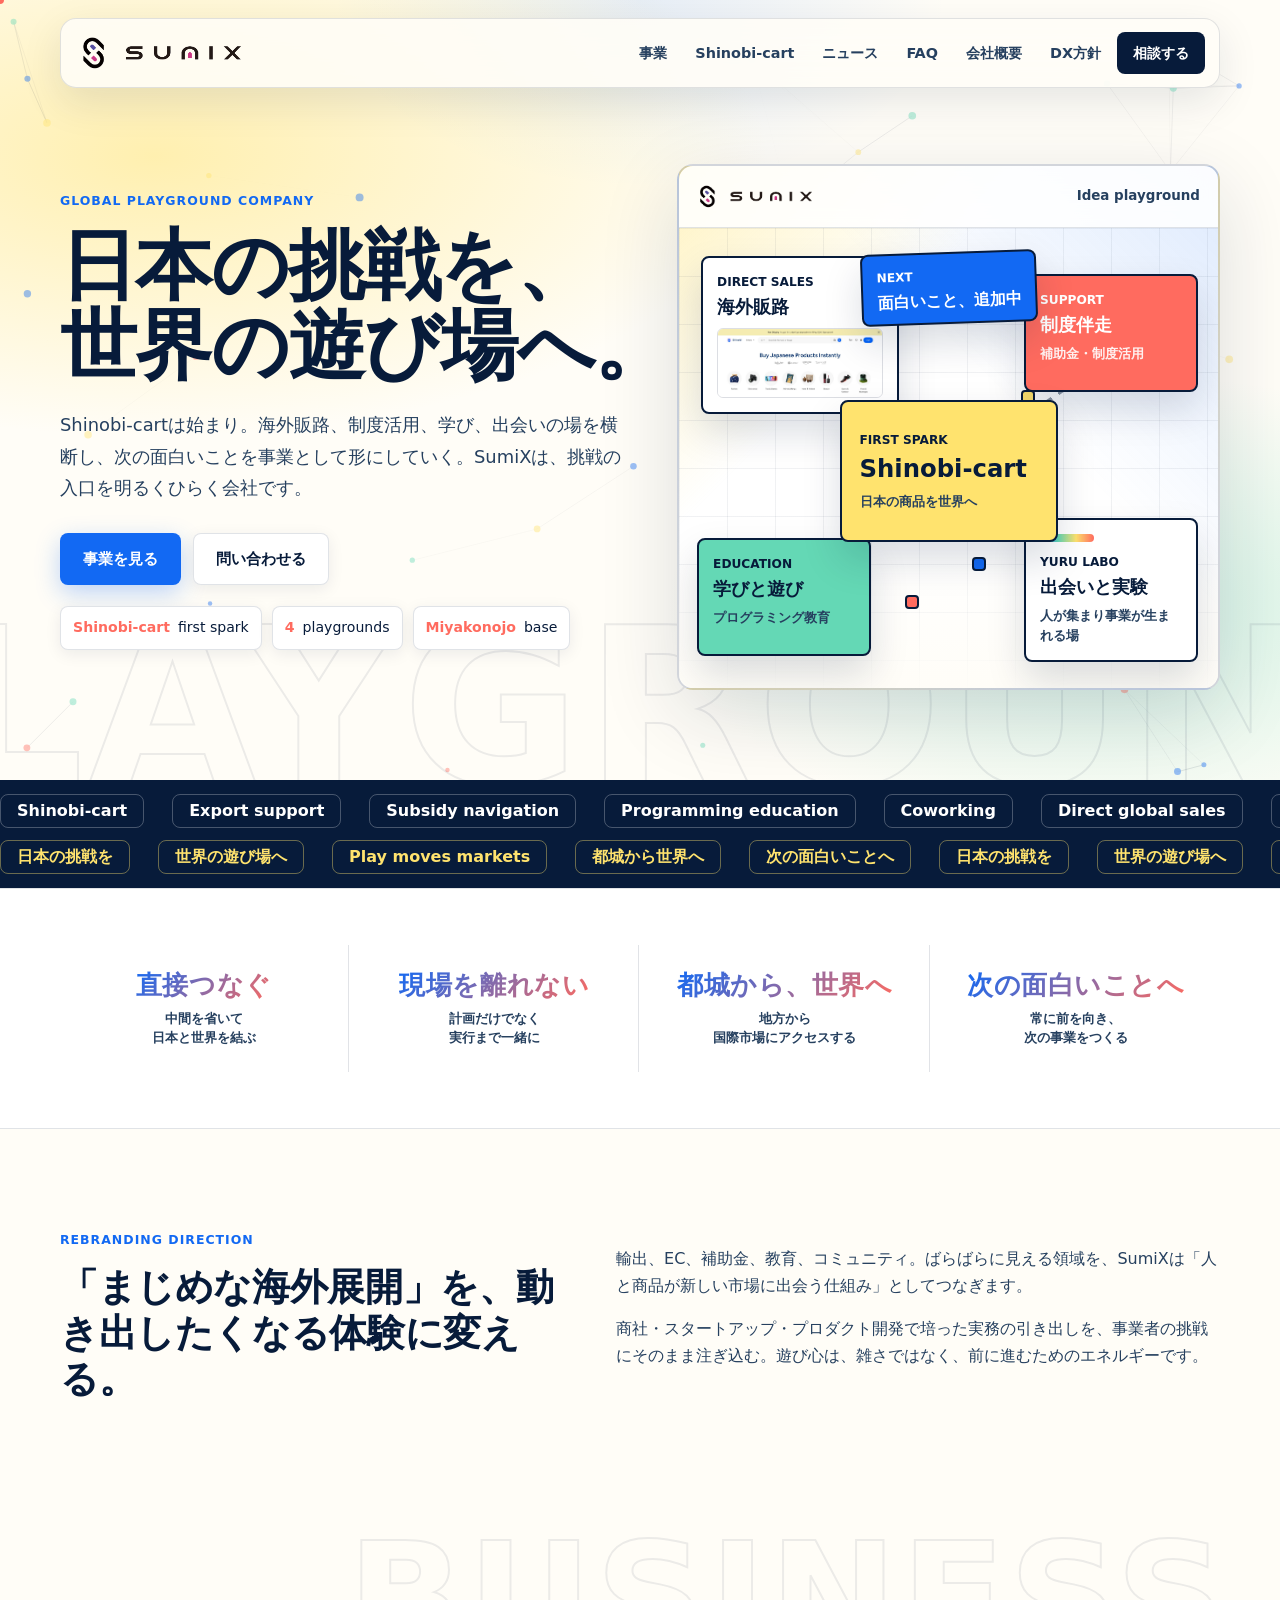
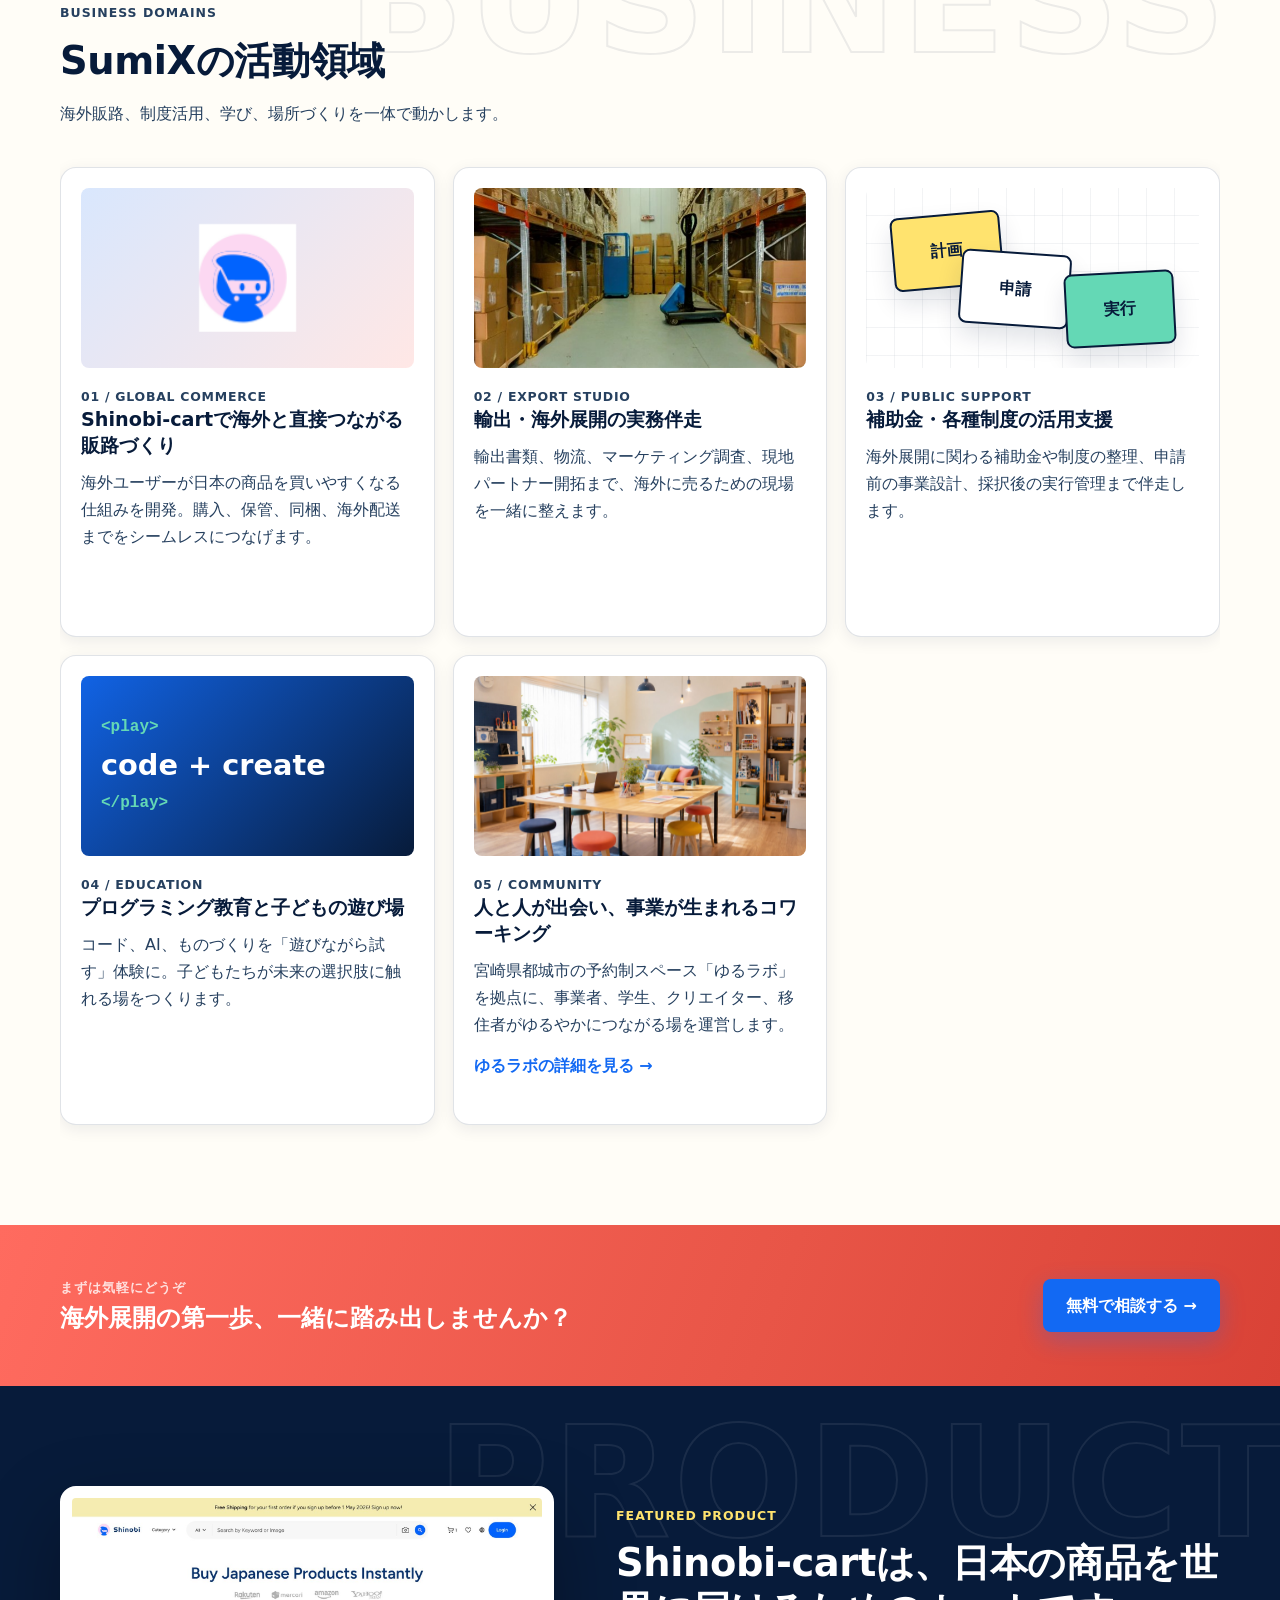
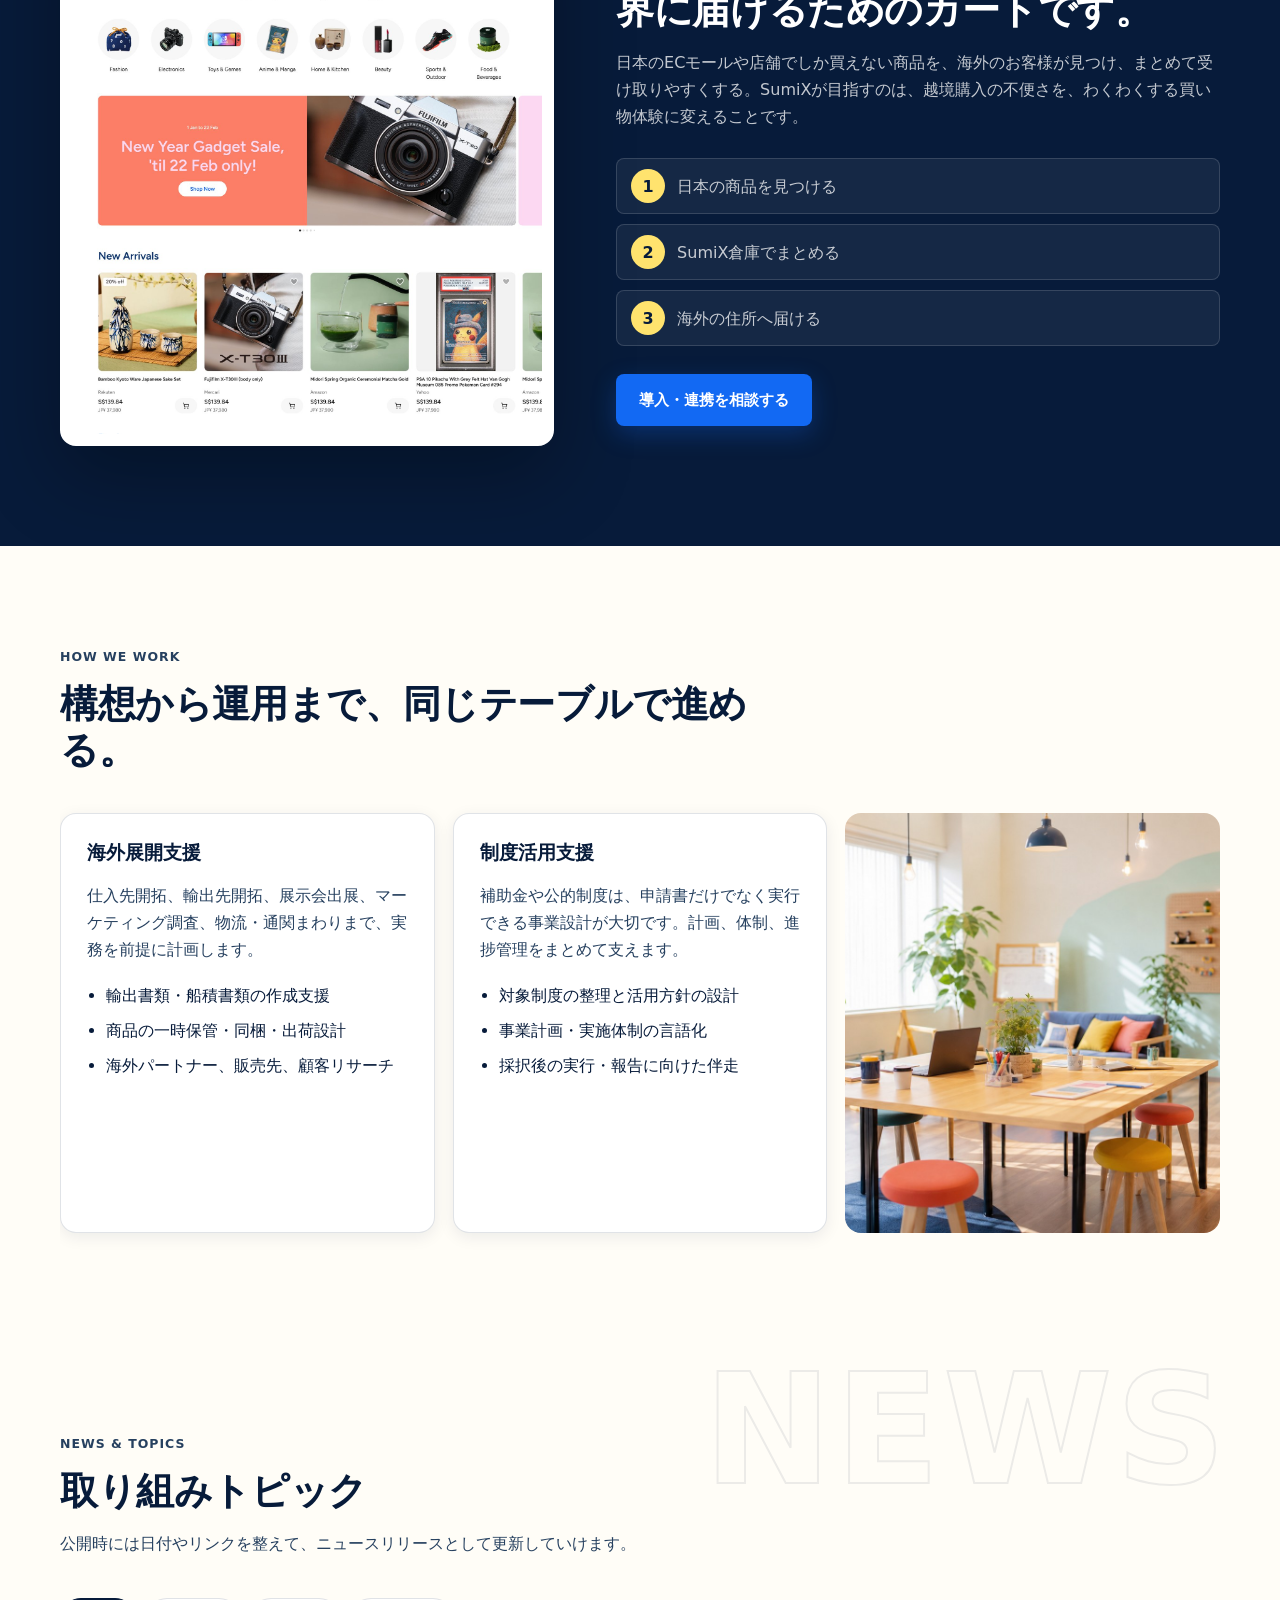
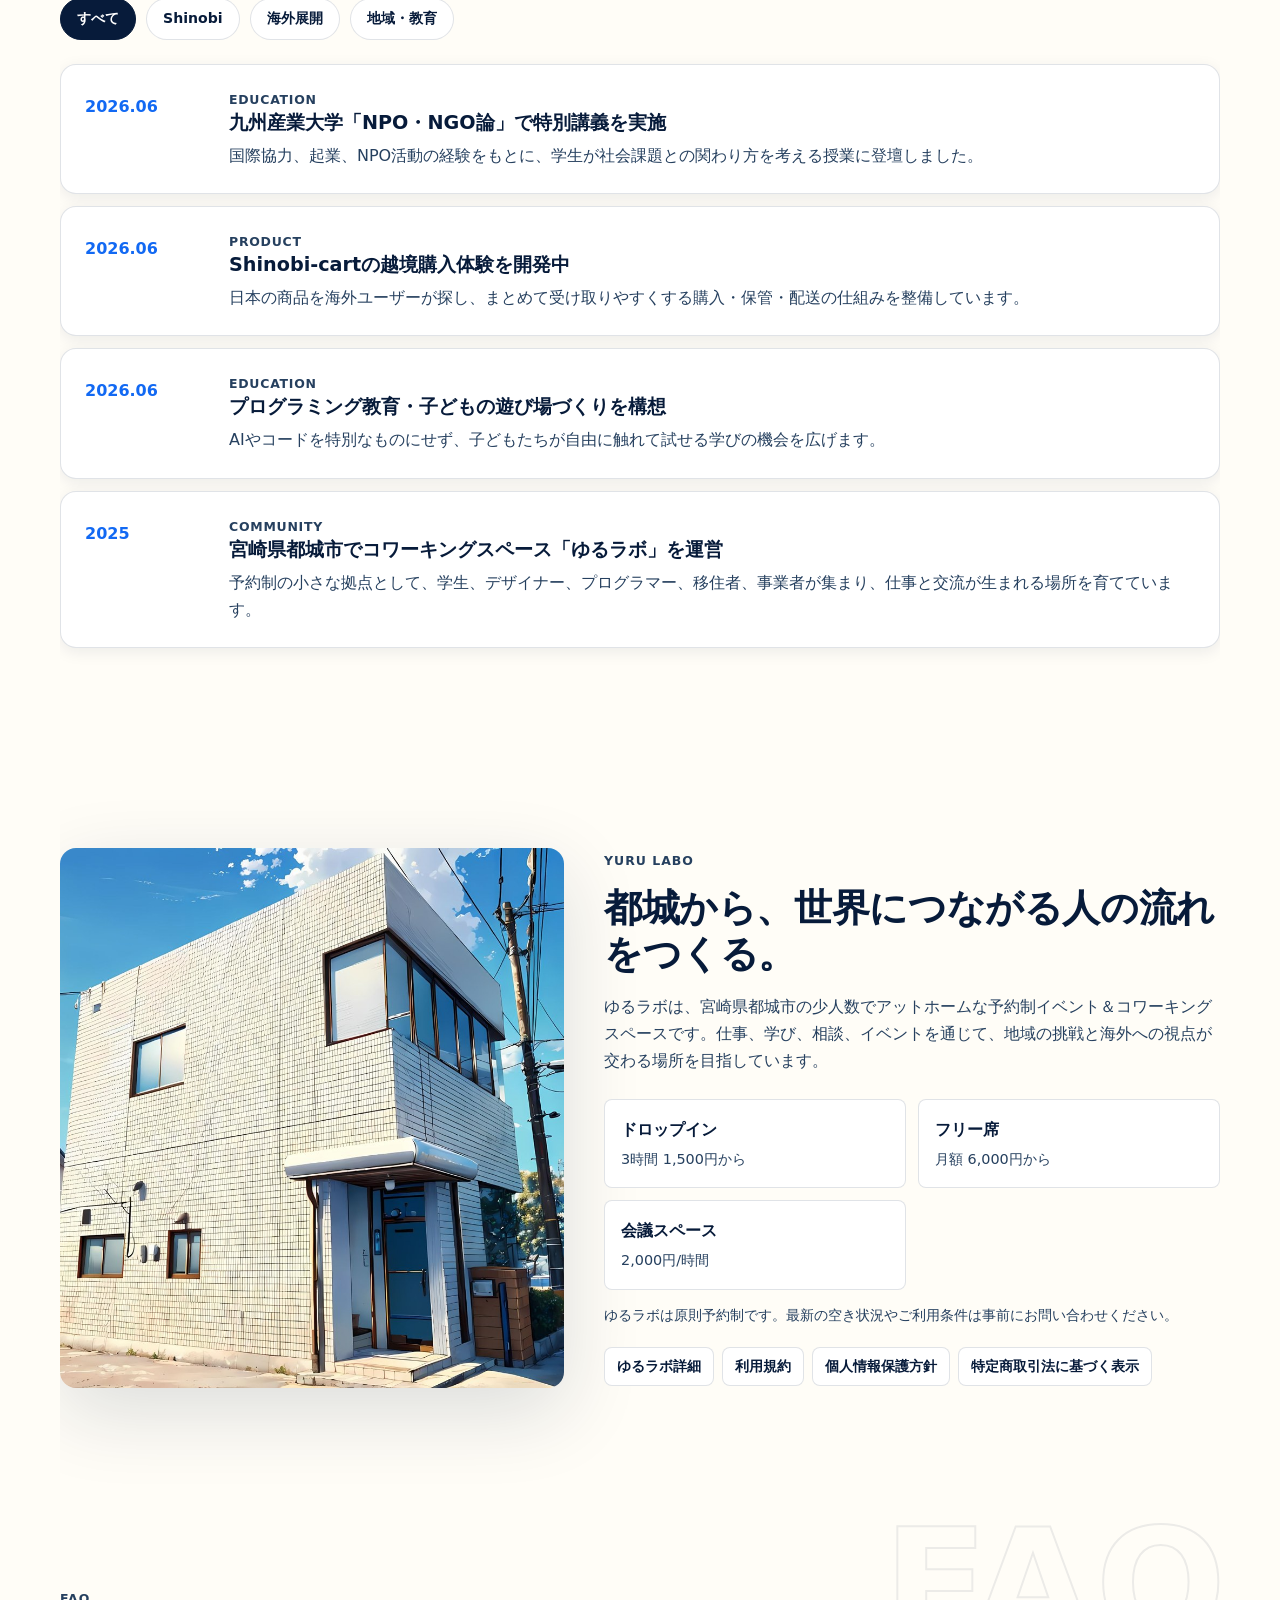
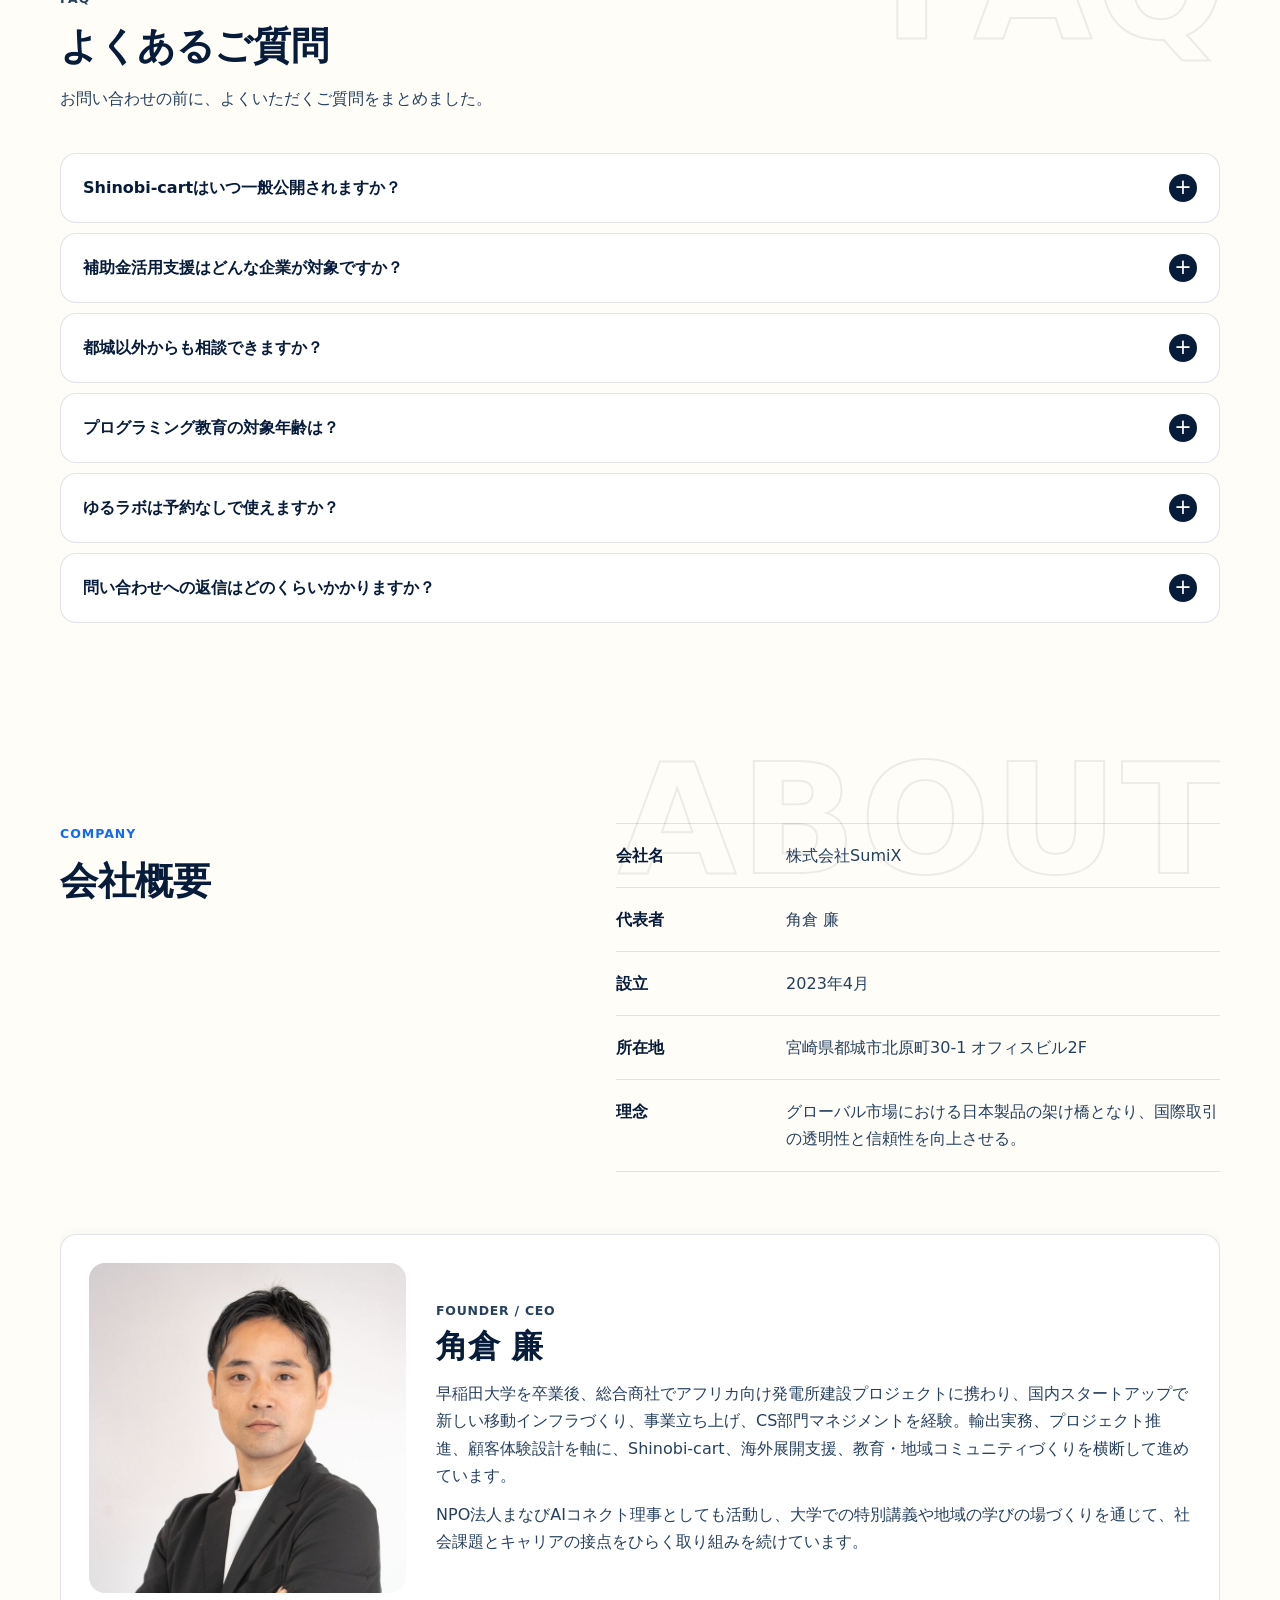
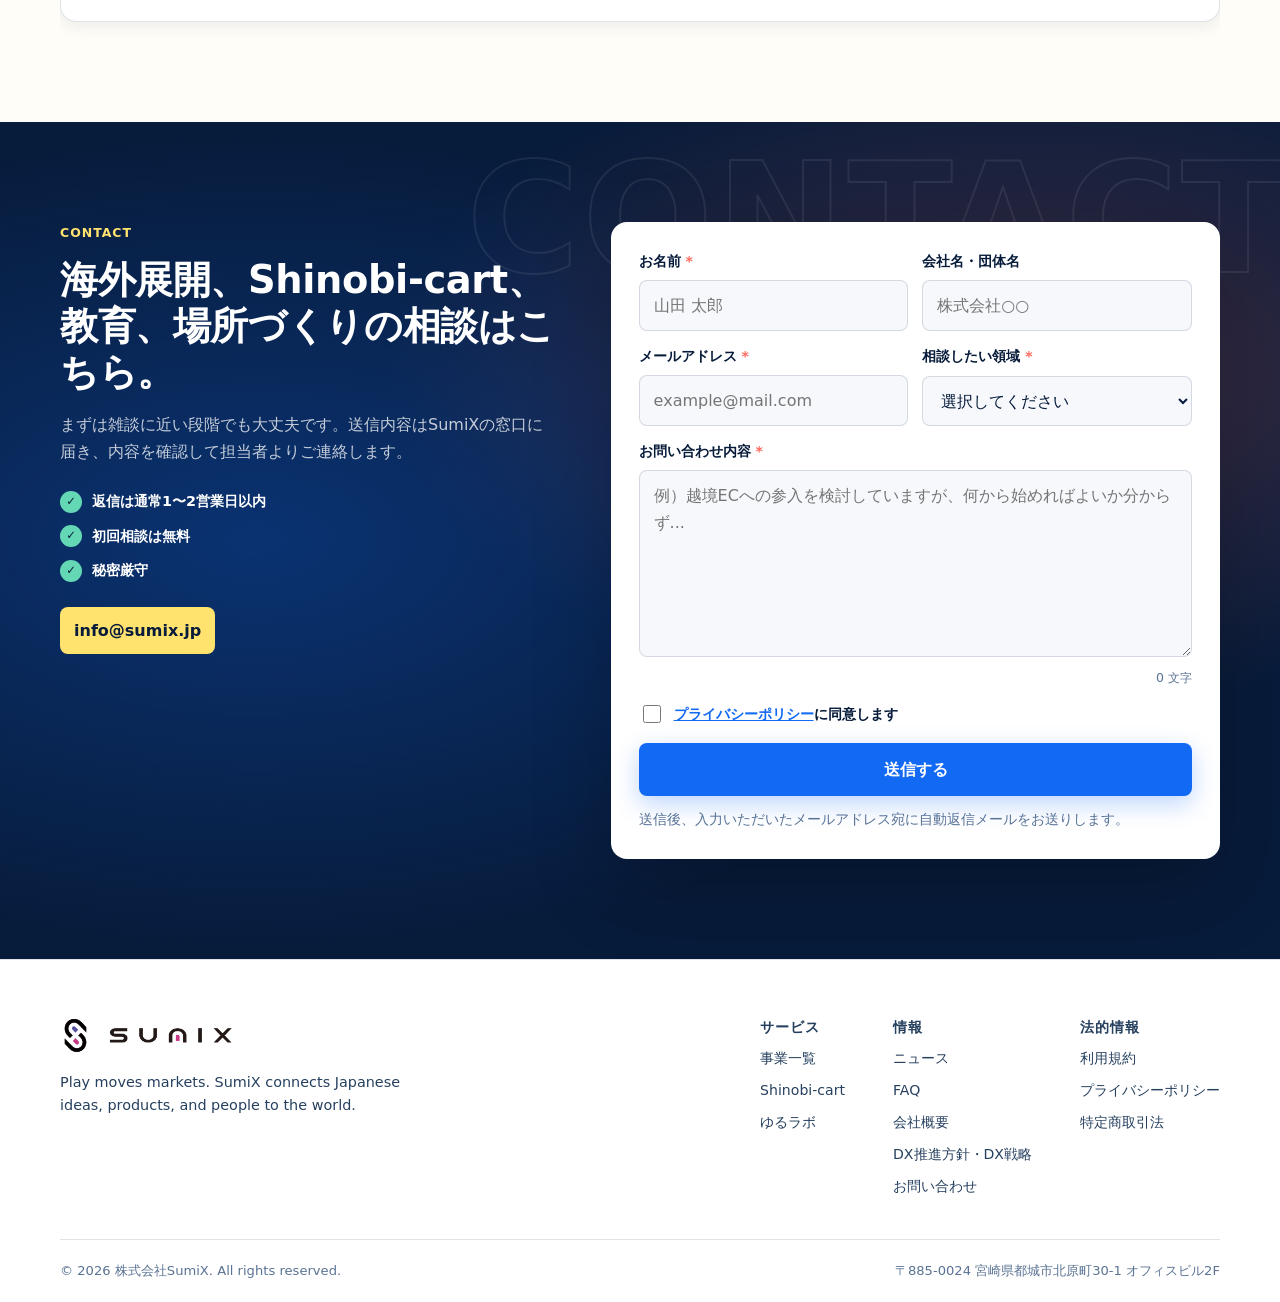
<file: index.html>
<!doctype html>
<html lang="ja">
  <head>
    <meta charset="utf-8">
    <meta name="viewport" content="width=device-width, initial-scale=1">
    <title>株式会社SumiX | Shinobi-cartと海外展開の楽しい事業づくり</title>
    <meta name="description" content="株式会社SumiXは、Shinobi-cartを軸に、日本の商品・人・事業が海外へ直接つながる販路づくり、制度活用支援、プログラミング教育、コワーキングを展開しています。">
    <link rel="canonical" href="https://www.sumix.jp/">
    <meta property="og:title" content="株式会社SumiX">
    <meta property="og:description" content="日本の挑戦を、世界の遊び場へ。Shinobi-cartと海外展開支援、教育、コワーキングのSumiX。">
    <meta property="og:type" content="website">
    <meta property="og:url" content="https://www.sumix.jp/">
    <meta property="og:image" content="https://www.sumix.jp/assets/images/sumix-og-image.png">
    <meta property="og:image:width" content="1200">
    <meta property="og:image:height" content="630">
    <meta property="og:image:alt" content="株式会社SumiX ロゴ">
    <meta property="og:locale" content="ja_JP">
    <meta property="og:site_name" content="株式会社SumiX">
    <meta name="twitter:card" content="summary_large_image">
    <meta name="twitter:image" content="https://www.sumix.jp/assets/images/sumix-og-image.png">
    <meta name="theme-color" content="#071B3A" media="(prefers-color-scheme: light)">
    <meta name="theme-color" content="#0a1628" media="(prefers-color-scheme: dark)">
    <link rel="icon" href="favicon.ico" sizes="any">
    <link rel="icon" href="favicon.png" type="image/png">
    <link rel="apple-touch-icon" href="apple-touch-icon.png">
    <link rel="stylesheet" href="assets/css/styles.css?v=20260820">
    <script type="application/ld+json">
    {
      "@context": "https://schema.org",
      "@graph": [
        {
          "@type": "Organization",
          "@id": "https://www.sumix.jp/#organization",
          "name": "株式会社SumiX",
          "alternateName": "SumiX Inc.",
          "url": "https://www.sumix.jp/",
          "logo": {
            "@type": "ImageObject",
            "url": "https://www.sumix.jp/assets/images/sumix-card-logo.png",
            "width": 400,
            "height": 140
          },
          "image": "https://www.sumix.jp/assets/images/sumix-og-image.png",
          "description": "Shinobi-cartを軸に、日本の商品・人・事業が海外へ直接つながる販路づくり、制度活用支援、プログラミング教育、コワーキングを展開しています。",
          "foundingDate": "2023-04",
          "address": {
            "@type": "PostalAddress",
            "streetAddress": "北原町30-1 オフィスビル2F",
            "addressLocality": "都城市",
            "addressRegion": "宮崎県",
            "addressCountry": "JP"
          },
          "contactPoint": {
            "@type": "ContactPoint",
            "email": "info@sumix.jp",
            "contactType": "customer service",
            "availableLanguage": ["Japanese", "English"]
          },
          "founder": {
            "@type": "Person",
            "name": "角倉 廉",
            "jobTitle": "代表取締役CEO",
            "image": "https://www.sumix.jp/assets/images/founder.jpg",
            "alumniOf": {
              "@type": "CollegeOrUniversity",
              "name": "早稲田大学",
              "sameAs": "https://www.waseda.jp/"
            }
          }
        },
        {
          "@type": "WebSite",
          "@id": "https://www.sumix.jp/#website",
          "url": "https://www.sumix.jp/",
          "name": "株式会社SumiX",
          "inLanguage": "ja",
          "publisher": { "@id": "https://www.sumix.jp/#organization" }
        },
        {
          "@type": "FAQPage",
          "mainEntity": [
            {
              "@type": "Question",
              "name": "Shinobi-cartはいつ一般公開されますか？",
              "acceptedAnswer": {
                "@type": "Answer",
                "text": "現在、越境購入体験の開発・テスト段階です。パートナー企業や連携ショップを募集中ですので、ご関心のある方はお気軽にお問い合わせください。"
              }
            },
            {
              "@type": "Question",
              "name": "補助金活用支援はどんな企業が対象ですか？",
              "acceptedAnswer": {
                "@type": "Answer",
                "text": "海外展開を検討・準備している中小企業・スタートアップが主な対象です。業種や規模を問わず、まずはご相談ください。"
              }
            },
            {
              "@type": "Question",
              "name": "都城以外からも相談できますか？",
              "acceptedAnswer": {
                "@type": "Answer",
                "text": "もちろんです。オンラインでの打ち合わせに対応しており、全国・海外どこからでもご相談いただけます。"
              }
            },
            {
              "@type": "Question",
              "name": "ゆるラボは予約なしで使えますか？",
              "acceptedAnswer": {
                "@type": "Answer",
                "text": "ゆるラボは原則予約制です。ご利用前にお問い合わせフォームまたはメールでご連絡ください。"
              }
            }
          ]
        }
      ]
    }
    </script>
    <script>
      /* Mark intro as already seen so it only plays once per session (no flash). */
      try {
        if (sessionStorage.getItem("sumix-intro-seen")) {
          document.documentElement.classList.add("intro-seen");
        } else {
          sessionStorage.setItem("sumix-intro-seen", "1");
        }
      } catch (e) {}
    </script>
  </head>
  <body>
    <div class="intro" id="intro" role="presentation" aria-hidden="true">
      <div class="intro-inner">
        <p class="intro-eyebrow">Global playground company</p>
        <h2 class="intro-title">
          <span class="intro-line"><span>日本の挑戦を、</span></span>
          <span class="intro-line"><span>世界の遊び場へ。</span></span>
        </h2>
        <span class="intro-bar"></span>
      </div>
    </div>

    <div class="page-progress" id="page-progress" role="progressbar" aria-label="ページ読み込み進捗" aria-valuenow="0" aria-valuemin="0" aria-valuemax="100"></div>

    <a class="skip-link" href="#main">本文へ移動</a>

    <header class="site-header" data-header>
      <a class="brand" href="#top" aria-label="SumiX トップへ">
        <img class="brand-logo" src="assets/images/sumix-card-logo.png" alt="SumiX" width="178" height="62">
      </a>
      <button class="menu-button" type="button" aria-expanded="false" aria-controls="site-nav" data-menu-button>
        <span></span>
        <span></span>
        <span></span>
        <span class="sr-only">メニュー</span>
      </button>
      <nav class="site-nav" id="site-nav" data-nav>
        <a href="#business" data-nav-link>事業</a>
        <a href="#shinobi" data-nav-link>Shinobi-cart</a>
        <a href="#topics" data-nav-link>ニュース</a>
        <a href="#faq" data-nav-link>FAQ</a>
        <a href="#company" data-nav-link>会社概要</a>
        <a href="https://www.sumix.jp/dx/" data-nav-link>DX方針</a>
        <a class="nav-cta" href="#contact" data-nav-link>相談する</a>
      </nav>
    </header>

    <main id="main">

      <!-- ── Hero ── -->
      <section class="hero" id="top" data-theme="paper">
        <canvas class="route-canvas" data-route-canvas aria-hidden="true"></canvas>
        <span class="giant-word" aria-hidden="true">PLAYGROUND</span>
        <div class="hero-inner">
          <div class="hero-copy">
            <p class="eyebrow reveal" data-delay="0">Global playground company</p>
            <h1 class="reveal" data-delay="80"><span>日本の挑戦を、</span><span>世界の遊び場へ。</span></h1>
            <p class="lead reveal" data-delay="160">
              Shinobi-cartは始まり。海外販路、制度活用、学び、出会いの場を横断し、次の面白いことを事業として形にしていく。SumiXは、挑戦の入口を明るくひらく会社です。
            </p>
            <div class="hero-actions reveal" data-delay="240">
              <a class="button primary magnetic" href="#business">事業を見る</a>
              <a class="button secondary magnetic" href="#contact">問い合わせる</a>
            </div>
            <div class="hero-stats reveal" data-delay="320" aria-label="SumiXの活動領域">
              <span><strong>Shinobi-cart</strong> first spark</span>
              <span><strong>4</strong> playgrounds</span>
              <span><strong>Miyakonojo</strong> base</span>
            </div>
          </div>
          <div class="hero-stage reveal" data-delay="100" aria-label="SumiXのプロジェクトが広がるイメージ">
            <div class="playground-board">
              <div class="playground-toolbar">
                <img src="assets/images/sumix-card-logo.png" alt="SumiX" width="118" height="41" loading="lazy">
                <span>Idea playground</span>
              </div>
              <div class="launch-map">
                <span class="map-line line-commerce"></span>
                <span class="map-line line-support"></span>
                <span class="map-line line-education"></span>
                <span class="map-line line-lab"></span>
                <span class="spark spark-a"></span>
                <span class="spark spark-b"></span>
                <span class="spark spark-c"></span>
                <span class="spark spark-d"></span>
                <div class="launch-core">
                  <span>First spark</span>
                  <strong>Shinobi-cart</strong>
                  <small>日本の商品を世界へ</small>
                </div>
                <div class="project-node node-commerce">
                  <span>Direct sales</span>
                  <strong>海外販路</strong>
                  <img src="assets/images/shinobi-cart-preview.jpg" alt="Shinobi-cartの画面イメージ" width="198" height="70" loading="lazy">
                </div>
                <div class="project-node node-support">
                  <span>Support</span>
                  <strong>制度伴走</strong>
                  <small>補助金・制度活用</small>
                </div>
                <div class="project-node node-education">
                  <span>Education</span>
                  <strong>学びと遊び</strong>
                  <small>プログラミング教育</small>
                </div>
                <div class="project-node node-lab">
                  <span>Yuru Labo</span>
                  <strong>出会いと実験</strong>
                  <small>人が集まり事業が生まれる場</small>
                </div>
                <div class="next-ticket">
                  <span>Next</span>
                  <strong>面白いこと、追加中</strong>
                </div>
              </div>
            </div>
          </div>
        </div>
      </section>

      <!-- ── Marquee ── -->
      <section class="marquee-band" aria-label="SumiXの活動キーワード">
        <div class="marquee-track" aria-hidden="true">
          <span>Shinobi-cart</span>
          <span>Export support</span>
          <span>Subsidy navigation</span>
          <span>Programming education</span>
          <span>Coworking</span>
          <span>Direct global sales</span>
          <span>Miyakonojo base</span>
          <span>Shinobi-cart</span>
          <span>Export support</span>
          <span>Subsidy navigation</span>
          <span>Programming education</span>
          <span>Coworking</span>
          <span>Direct global sales</span>
          <span>Miyakonojo base</span>
        </div>
        <div class="marquee-track marquee-reverse" aria-hidden="true">
          <span>日本の挑戦を</span>
          <span>世界の遊び場へ</span>
          <span>Play moves markets</span>
          <span>都城から世界へ</span>
          <span>次の面白いことへ</span>
          <span>日本の挑戦を</span>
          <span>世界の遊び場へ</span>
          <span>Play moves markets</span>
          <span>都城から世界へ</span>
          <span>次の面白いことへ</span>
        </div>
      </section>

      <!-- ── Values ── -->
      <section class="stats-section" aria-label="SumiXの大切にしていること">
        <div class="stats-inner">
          <div class="stat-item reveal" data-delay="0">
            <span class="stat-word">直接つなぐ</span>
            <p>中間を省いて<br>日本と世界を結ぶ</p>
          </div>
          <div class="stat-item reveal" data-delay="80">
            <span class="stat-word">現場を離れない</span>
            <p>計画だけでなく<br>実行まで一緒に</p>
          </div>
          <div class="stat-item reveal" data-delay="160">
            <span class="stat-word">都城から、世界へ</span>
            <p>地方から<br>国際市場にアクセスする</p>
          </div>
          <div class="stat-item reveal" data-delay="240">
            <span class="stat-word">次の面白いことへ</span>
            <p>常に前を向き、<br>次の事業をつくる</p>
          </div>
        </div>
      </section>

      <!-- ── Intro ── -->
      <section class="section intro-section" data-theme="cream">
        <div class="section-grid">
          <div class="section-heading reveal">
            <p class="eyebrow">Rebranding direction</p>
            <h2>「まじめな海外展開」を、動き出したくなる体験に変える。</h2>
          </div>
          <div class="intro-copy reveal" data-delay="120">
            <p>
              輸出、EC、補助金、教育、コミュニティ。ばらばらに見える領域を、SumiXは「人と商品が新しい市場に出会う仕組み」としてつなぎます。
            </p>
            <p>
              商社・スタートアップ・プロダクト開発で培った実務の引き出しを、事業者の挑戦にそのまま注ぎ込む。遊び心は、雑さではなく、前に進むためのエネルギーです。
            </p>
          </div>
        </div>
      </section>

      <!-- ── Business ── -->
      <section class="section business-section" id="business" data-theme="paper">
        <span class="head-giant" aria-hidden="true">BUSINESS</span>
        <div class="section-head reveal">
          <p class="eyebrow">Business domains</p>
          <h2>SumiXの活動領域</h2>
          <p>海外販路、制度活用、学び、場所づくりを一体で動かします。</p>
        </div>

        <div class="business-grid">
          <article class="business-card reveal tilt-card" data-delay="0" data-service="shinobi">
            <div class="card-media card-media-blue">
              <img src="assets/images/shinobi-logo-mark.png" alt="Shinobi-cart ロゴマーク" width="98" height="108" loading="lazy">
            </div>
            <p class="card-kicker">01 / Global commerce</p>
            <h3>Shinobi-cartで海外と直接つながる販路づくり</h3>
            <p>海外ユーザーが日本の商品を買いやすくなる仕組みを開発。購入、保管、同梱、海外配送までをシームレスにつなげます。</p>
          </article>

          <article class="business-card reveal tilt-card" data-delay="60" data-service="export">
            <div class="card-media">
              <img src="assets/images/warehouse.jpg" alt="海外配送に向けた倉庫の様子" width="400" height="178" loading="lazy">
            </div>
            <p class="card-kicker">02 / Export studio</p>
            <h3>輸出・海外展開の実務伴走</h3>
            <p>輸出書類、物流、マーケティング調査、現地パートナー開拓まで、海外に売るための現場を一緒に整えます。</p>
          </article>

          <article class="business-card reveal tilt-card" data-delay="120" data-service="subsidy">
            <div class="card-media card-media-system" aria-hidden="true">
              <span class="doc-card doc-card-one">計画</span>
              <span class="doc-card doc-card-two">申請</span>
              <span class="doc-card doc-card-three">実行</span>
            </div>
            <p class="card-kicker">03 / Public support</p>
            <h3>補助金・各種制度の活用支援</h3>
            <p>海外展開に関わる補助金や制度の整理、申請前の事業設計、採択後の実行管理まで伴走します。</p>
          </article>

          <article class="business-card reveal tilt-card" data-delay="0" data-service="education">
            <div class="card-media card-media-code" aria-hidden="true">
              <span>&lt;play&gt;</span>
              <strong>code + create</strong>
              <span>&lt;/play&gt;</span>
            </div>
            <p class="card-kicker">04 / Education</p>
            <h3>プログラミング教育と子どもの遊び場</h3>
            <p>コード、AI、ものづくりを「遊びながら試す」体験に。子どもたちが未来の選択肢に触れる場をつくります。</p>
          </article>

          <article class="business-card reveal tilt-card" data-delay="60" data-service="coworking">
            <div class="card-media">
              <img src="assets/images/yurulabo-image.jpg" alt="ゆるラボのイメージビジュアル" width="400" height="178" loading="lazy">
            </div>
            <p class="card-kicker">05 / Community</p>
            <h3>人と人が出会い、事業が生まれるコワーキング</h3>
            <p>宮崎県都城市の予約制スペース「ゆるラボ」を拠点に、事業者、学生、クリエイター、移住者がゆるやかにつながる場を運営します。</p>
            <a class="text-link" href="yurulabo/">ゆるラボの詳細を見る →</a>
          </article>
        </div>
      </section>

      <!-- ── Mid-page CTA band ── -->
      <div class="cta-band" role="complementary" aria-label="お問い合わせ案内">
        <div class="cta-band-inner">
          <div class="cta-band-copy">
            <p class="cta-band-label">まずは気軽にどうぞ</p>
            <p class="cta-band-text">海外展開の第一歩、一緒に踏み出しませんか？</p>
          </div>
          <a href="#contact" class="button primary magnetic cta-band-btn">無料で相談する →</a>
        </div>
      </div>

      <!-- ── Shinobi ── -->
      <section class="shinobi-section" id="shinobi" data-theme="navy">
        <span class="head-giant head-giant-light" aria-hidden="true">PRODUCT</span>
        <div class="section-grid align-center">
          <div class="device-frame reveal">
            <img src="assets/images/shinobi-cart-preview.jpg" alt="Shinobi-cartの画面イメージ" width="600" height="400" loading="lazy">
          </div>
          <div class="shinobi-copy reveal" data-delay="120">
            <p class="eyebrow">Featured product</p>
            <h2>Shinobi-cartは、日本の商品を世界に届けるためのカートです。</h2>
            <p>
              日本のECモールや店舗でしか買えない商品を、海外のお客様が見つけ、まとめて受け取りやすくする。SumiXが目指すのは、越境購入の不便さを、わくわくする買い物体験に変えることです。
            </p>
            <div class="process-list">
              <div>
                <span>1</span>
                <p>日本の商品を見つける</p>
              </div>
              <div>
                <span>2</span>
                <p>SumiX倉庫でまとめる</p>
              </div>
              <div>
                <span>3</span>
                <p>海外の住所へ届ける</p>
              </div>
            </div>
            <a class="button primary magnetic" href="#contact">導入・連携を相談する</a>
          </div>
        </div>
      </section>

      <!-- ── Support ── -->
      <section class="section support-section" data-theme="cream">
        <div class="section-head reveal">
          <p class="eyebrow">How we work</p>
          <h2>構想から運用まで、同じテーブルで進める。</h2>
        </div>
        <div class="support-layout">
          <div class="support-panel reveal" data-delay="0">
            <h3>海外展開支援</h3>
            <p>仕入先開拓、輸出先開拓、展示会出展、マーケティング調査、物流・通関まわりまで、実務を前提に計画します。</p>
            <ul>
              <li>輸出書類・船積書類の作成支援</li>
              <li>商品の一時保管・同梱・出荷設計</li>
              <li>海外パートナー、販売先、顧客リサーチ</li>
            </ul>
          </div>
          <div class="support-panel reveal" data-delay="80">
            <h3>制度活用支援</h3>
            <p>補助金や公的制度は、申請書だけでなく実行できる事業設計が大切です。計画、体制、進捗管理をまとめて支えます。</p>
            <ul>
              <li>対象制度の整理と活用方針の設計</li>
              <li>事業計画・実施体制の言語化</li>
              <li>採択後の実行・報告に向けた伴走</li>
            </ul>
          </div>
          <div class="support-photo reveal" data-delay="160">
            <img src="assets/images/yurulabo-image.jpg" alt="予約制で利用できるゆるラボのイメージ" width="600" height="420" loading="lazy">
          </div>
        </div>
      </section>

      <!-- ── Topics ── -->
      <section class="topics-section" id="topics" data-theme="paper">
        <span class="head-giant" aria-hidden="true">NEWS</span>
        <div class="section-head reveal">
          <p class="eyebrow">News & topics</p>
          <h2>取り組みトピック</h2>
          <p>公開時には日付やリンクを整えて、ニュースリリースとして更新していけます。</p>
        </div>
        <div class="topic-controls reveal" aria-label="トピック絞り込み" role="group">
          <button class="is-active" type="button" data-topic-filter="all">すべて</button>
          <button type="button" data-topic-filter="shinobi">Shinobi</button>
          <button type="button" data-topic-filter="global">海外展開</button>
          <button type="button" data-topic-filter="community">地域・教育</button>
        </div>
        <div class="topic-list" role="feed" aria-label="トピック一覧">
          <article class="topic-item reveal" data-topic="community">
            <time datetime="2026-06">2026.06</time>
            <div>
              <p class="topic-label">Education</p>
              <h3><a href="https://www.kyusan-u.ac.jp/faculty/kokusai/news/kyusan_260609/" target="_blank" rel="noopener noreferrer">九州産業大学「NPO・NGO論」で特別講義を実施</a></h3>
              <p>国際協力、起業、NPO活動の経験をもとに、学生が社会課題との関わり方を考える授業に登壇しました。</p>
            </div>
          </article>
          <article class="topic-item reveal" data-topic="shinobi">
            <time datetime="2026-06">2026.06</time>
            <div>
              <p class="topic-label">Product</p>
              <h3>Shinobi-cartの越境購入体験を開発中</h3>
              <p>日本の商品を海外ユーザーが探し、まとめて受け取りやすくする購入・保管・配送の仕組みを整備しています。</p>
            </div>
          </article>
          <article class="topic-item reveal" data-topic="community">
            <time datetime="2026-06">2026.06</time>
            <div>
              <p class="topic-label">Education</p>
              <h3>プログラミング教育・子どもの遊び場づくりを構想</h3>
              <p>AIやコードを特別なものにせず、子どもたちが自由に触れて試せる学びの機会を広げます。</p>
            </div>
          </article>
          <article class="topic-item reveal" data-topic="community">
            <time datetime="2025">2025</time>
            <div>
              <p class="topic-label">Community</p>
              <h3>宮崎県都城市でコワーキングスペース「ゆるラボ」を運営</h3>
              <p>予約制の小さな拠点として、学生、デザイナー、プログラマー、移住者、事業者が集まり、仕事と交流が生まれる場所を育てています。</p>
            </div>
          </article>
        </div>
      </section>

      <!-- ── Lab ── -->
      <section class="section lab-section" data-theme="cream">
        <div class="lab-visual reveal">
          <img src="assets/images/office-building.jpg" alt="SumiXが拠点を置く都城の建物" width="600" height="540" loading="lazy">
        </div>
        <div class="lab-copy reveal" data-delay="120">
          <p class="eyebrow">Yuru Labo</p>
          <h2>都城から、世界につながる人の流れをつくる。</h2>
          <p>
            ゆるラボは、宮崎県都城市の少人数でアットホームな予約制イベント＆コワーキングスペースです。仕事、学び、相談、イベントを通じて、地域の挑戦と海外への視点が交わる場所を目指しています。
          </p>
          <dl class="price-grid">
            <div>
              <dt>ドロップイン</dt>
              <dd>3時間 1,500円から</dd>
            </div>
            <div>
              <dt>フリー席</dt>
              <dd>月額 6,000円から</dd>
            </div>
            <div>
              <dt>会議スペース</dt>
              <dd>2,000円/時間</dd>
            </div>
          </dl>
          <p class="note">ゆるラボは原則予約制です。最新の空き状況やご利用条件は事前にお問い合わせください。</p>
          <div class="legal-links">
            <a href="yurulabo/">ゆるラボ詳細</a>
            <a href="yurulabo/terms/">利用規約</a>
            <a href="yurulabo/privacy-policy/">個人情報保護方針</a>
            <a href="home/tokutei/">特定商取引法に基づく表示</a>
          </div>
        </div>
      </section>

      <!-- ── FAQ ── -->
      <section class="section faq-section" id="faq" data-theme="paper">
        <span class="head-giant" aria-hidden="true">FAQ</span>
        <div class="section-head reveal">
          <p class="eyebrow">FAQ</p>
          <h2>よくあるご質問</h2>
          <p>お問い合わせの前に、よくいただくご質問をまとめました。</p>
        </div>
        <div class="faq-list reveal" data-delay="80">
          <details class="faq-item">
            <summary class="faq-question">
              <span>Shinobi-cartはいつ一般公開されますか？</span>
              <span class="faq-icon" aria-hidden="true"></span>
            </summary>
            <div class="faq-answer">
              <p>現在、越境購入体験の開発・テスト段階です。パートナー企業や連携ショップを募集中ですので、ご関心のある方はお気軽にお問い合わせください。</p>
            </div>
          </details>
          <details class="faq-item">
            <summary class="faq-question">
              <span>補助金活用支援はどんな企業が対象ですか？</span>
              <span class="faq-icon" aria-hidden="true"></span>
            </summary>
            <div class="faq-answer">
              <p>海外展開を検討・準備している中小企業・スタートアップが主な対象です。業種や規模を問わず、まずはご相談ください。初回相談は無料で対応しています。</p>
            </div>
          </details>
          <details class="faq-item">
            <summary class="faq-question">
              <span>都城以外からも相談できますか？</span>
              <span class="faq-icon" aria-hidden="true"></span>
            </summary>
            <div class="faq-answer">
              <p>もちろんです。オンラインでの打ち合わせに対応しており、全国・海外どこからでもご相談いただけます。まずはお問い合わせフォームよりお気軽にご連絡ください。</p>
            </div>
          </details>
          <details class="faq-item">
            <summary class="faq-question">
              <span>プログラミング教育の対象年齢は？</span>
              <span class="faq-icon" aria-hidden="true"></span>
            </summary>
            <div class="faq-answer">
              <p>主に小学生〜中学生を対象としたワークショップを予定しています。詳細なプログラムや開催日程はお問い合わせください。</p>
            </div>
          </details>
          <details class="faq-item">
            <summary class="faq-question">
              <span>ゆるラボは予約なしで使えますか？</span>
              <span class="faq-icon" aria-hidden="true"></span>
            </summary>
            <div class="faq-answer">
              <p>ゆるラボは原則予約制です。ご利用前にお問い合わせフォームまたはメール（info@sumix.jp）でご連絡ください。空き状況を確認してご案内いたします。</p>
            </div>
          </details>
          <details class="faq-item">
            <summary class="faq-question">
              <span>問い合わせへの返信はどのくらいかかりますか？</span>
              <span class="faq-icon" aria-hidden="true"></span>
            </summary>
            <div class="faq-answer">
              <p>通常、1〜2営業日以内にご返信いたします。お急ぎの場合は、その旨をお問い合わせ内容にご記入いただくと優先的に対応いたします。</p>
            </div>
          </details>
        </div>
      </section>

      <!-- ── Company ── -->
      <section class="section company-section" id="company" data-theme="cream">
        <span class="head-giant" aria-hidden="true">ABOUT</span>
        <div class="section-grid">
          <div class="section-heading reveal">
            <p class="eyebrow">Company</p>
            <h2>会社概要</h2>
          </div>
          <div class="company-content reveal" data-delay="100">
            <dl class="company-table">
              <div>
                <dt>会社名</dt>
                <dd>株式会社SumiX</dd>
              </div>
              <div>
                <dt>代表者</dt>
                <dd>角倉 廉</dd>
              </div>
              <div>
                <dt>設立</dt>
                <dd>2023年4月</dd>
              </div>
              <div>
                <dt>所在地</dt>
                <dd>宮崎県都城市北原町30-1 オフィスビル2F</dd>
              </div>
              <div>
                <dt>理念</dt>
                <dd>グローバル市場における日本製品の架け橋となり、国際取引の透明性と信頼性を向上させる。</dd>
              </div>
            </dl>
          </div>
          <div class="founder-profile reveal" data-delay="80">
            <img src="assets/images/founder.jpg" alt="代表取締役CEO 角倉廉" width="280" height="330" loading="lazy">
            <div>
              <p class="card-kicker">Founder / CEO</p>
              <h3>角倉 廉</h3>
              <p>
                早稲田大学を卒業後、総合商社でアフリカ向け発電所建設プロジェクトに携わり、国内スタートアップで新しい移動インフラづくり、事業立ち上げ、CS部門マネジメントを経験。輸出実務、プロジェクト推進、顧客体験設計を軸に、Shinobi-cart、海外展開支援、教育・地域コミュニティづくりを横断して進めています。
              </p>
              <p>
                NPO法人まなびAIコネクト理事としても活動し、大学での特別講義や地域の学びの場づくりを通じて、社会課題とキャリアの接点をひらく取り組みを続けています。
              </p>
            </div>
          </div>
        </div>
      </section>

      <!-- ── Contact ── -->
      <section class="contact-section" id="contact" data-theme="ink">
        <span class="head-giant head-giant-light" aria-hidden="true">CONTACT</span>
        <div class="contact-inner">
          <div class="contact-copy reveal">
            <p class="eyebrow">Contact</p>
            <h2>海外展開、Shinobi-cart、教育、場所づくりの相談はこちら。</h2>
            <p>
              まずは雑談に近い段階でも大丈夫です。送信内容はSumiXの窓口に届き、内容を確認して担当者よりご連絡します。
            </p>
            <div class="trust-bar" aria-label="信頼情報">
              <div class="trust-item">
                <span class="trust-icon" aria-hidden="true">✓</span>
                <span>返信は通常1〜2営業日以内</span>
              </div>
              <div class="trust-item">
                <span class="trust-icon" aria-hidden="true">✓</span>
                <span>初回相談は無料</span>
              </div>
              <div class="trust-item">
                <span class="trust-icon" aria-hidden="true">✓</span>
                <span>秘密厳守</span>
              </div>
            </div>
            <button class="email-copy" type="button" data-copy-email="info@sumix.jp">info@sumix.jp</button>
          </div>

          <form class="contact-form reveal" data-delay="120" action="contact.php" method="post" data-contact-form novalidate>
            <input type="text" name="website" class="honeypot" tabindex="-1" autocomplete="off" aria-hidden="true">
            <div class="field-grid">
              <label class="field-label">
                <span class="field-name">お名前 <abbr title="必須" class="required-mark">*</abbr></span>
                <input type="text" name="name" autocomplete="name" required placeholder="山田 太郎">
              </label>
              <label class="field-label">
                <span class="field-name">会社名・団体名</span>
                <input type="text" name="company" autocomplete="organization" placeholder="株式会社○○">
              </label>
            </div>
            <div class="field-grid">
              <label class="field-label">
                <span class="field-name">メールアドレス <abbr title="必須" class="required-mark">*</abbr></span>
                <input type="email" name="email" autocomplete="email" required placeholder="example@mail.com">
              </label>
              <label class="field-label">
                <span class="field-name">相談したい領域 <abbr title="必須" class="required-mark">*</abbr></span>
                <select name="category" required>
                  <option value="">選択してください</option>
                  <option value="Shinobi-cart">Shinobi-cart</option>
                  <option value="海外展開・輸出">海外展開・輸出</option>
                  <option value="補助金・制度活用">補助金・制度活用</option>
                  <option value="教育事業">教育事業</option>
                  <option value="コワーキング・イベント">コワーキング・イベント</option>
                  <option value="その他">その他</option>
                </select>
              </label>
            </div>
            <label class="field-label">
              <span class="field-name">お問い合わせ内容 <abbr title="必須" class="required-mark">*</abbr></span>
              <textarea name="message" rows="6" required placeholder="例）越境ECへの参入を検討していますが、何から始めればよいか分からず..."></textarea>
              <span class="char-counter" aria-live="polite"><span id="char-count">0</span> 文字</span>
            </label>
            <label class="privacy-check">
              <input type="checkbox" name="privacy" value="agreed" required>
              <span><a href="yurulabo/privacy-policy/" target="_blank" rel="noopener">プライバシーポリシー</a>に同意します</span>
            </label>
            <button class="button primary submit-button magnetic" type="submit" data-submit-btn>
              <span class="submit-text">送信する</span>
              <span class="submit-loading" aria-hidden="true">送信中…</span>
            </button>
            <p class="form-note">送信後、入力いただいたメールアドレス宛に自動返信メールをお送りします。</p>
          </form>
        </div>
      </section>

    </main>

    <footer class="site-footer">
      <div class="footer-main">
        <div class="footer-brand">
          <img class="brand-logo" src="assets/images/sumix-card-logo.png" alt="SumiX" width="176" height="61" loading="lazy">
          <p>Play moves markets. SumiX connects Japanese ideas, products, and people to the world.</p>
        </div>
        <nav class="footer-nav" aria-label="フッターナビゲーション">
          <div class="footer-nav-group">
            <p class="footer-nav-title">サービス</p>
            <a href="#business">事業一覧</a>
            <a href="#shinobi">Shinobi-cart</a>
            <a href="yurulabo/">ゆるラボ</a>
          </div>
          <div class="footer-nav-group">
            <p class="footer-nav-title">情報</p>
            <a href="#topics">ニュース</a>
            <a href="#faq">FAQ</a>
            <a href="#company">会社概要</a>
            <a href="https://www.sumix.jp/dx/">DX推進方針・DX戦略</a>
            <a href="#contact">お問い合わせ</a>
          </div>
          <div class="footer-nav-group">
            <p class="footer-nav-title">法的情報</p>
            <a href="yurulabo/terms/">利用規約</a>
            <a href="yurulabo/privacy-policy/">プライバシーポリシー</a>
            <a href="home/tokutei/">特定商取引法</a>
          </div>
        </nav>
      </div>
      <div class="footer-bottom">
        <small>© 2026 株式会社SumiX. All rights reserved.</small>
        <address class="footer-address">〒885-0024 宮崎県都城市北原町30-1 オフィスビル2F</address>
      </div>
    </footer>

    <!-- Back to top -->
    <button class="back-to-top" id="back-to-top" type="button" aria-label="ページトップへ戻る" hidden>
      <svg xmlns="http://www.w3.org/2000/svg" viewBox="0 0 24 24" fill="none" stroke="currentColor" stroke-width="2.5" stroke-linecap="round" stroke-linejoin="round" aria-hidden="true" width="20" height="20">
        <polyline points="18 15 12 9 6 15"></polyline>
      </svg>
    </button>

    <!-- Floating CTA -->
    <div class="floating-cta" id="floating-cta" aria-hidden="true" hidden>
      <div class="floating-cta-inner">
        <div class="floating-cta-copy">
          <p class="floating-cta-label">まずは気軽にどうぞ</p>
          <p class="floating-cta-text">海外展開のご相談、無料でお受けしています。</p>
        </div>
        <a href="#contact" class="button primary floating-cta-btn">相談する</a>
        <button class="floating-cta-close" type="button" aria-label="閉じる">
          <svg xmlns="http://www.w3.org/2000/svg" viewBox="0 0 24 24" fill="none" stroke="currentColor" stroke-width="2.5" stroke-linecap="round" stroke-linejoin="round" aria-hidden="true" width="16" height="16">
            <line x1="18" y1="6" x2="6" y2="18"></line>
            <line x1="6" y1="6" x2="18" y2="18"></line>
          </svg>
        </button>
      </div>
    </div>

    <!-- Toast container -->
    <div class="toast-container" id="toast-container" aria-live="polite" aria-atomic="false"></div>

    <!-- Custom cursor -->
    <div class="cursor-dot" aria-hidden="true"></div>
    <div class="cursor-ring" aria-hidden="true"></div>

    <script src="assets/js/main.js?v=20260612c" defer></script>
  </body>
</html>
</file>
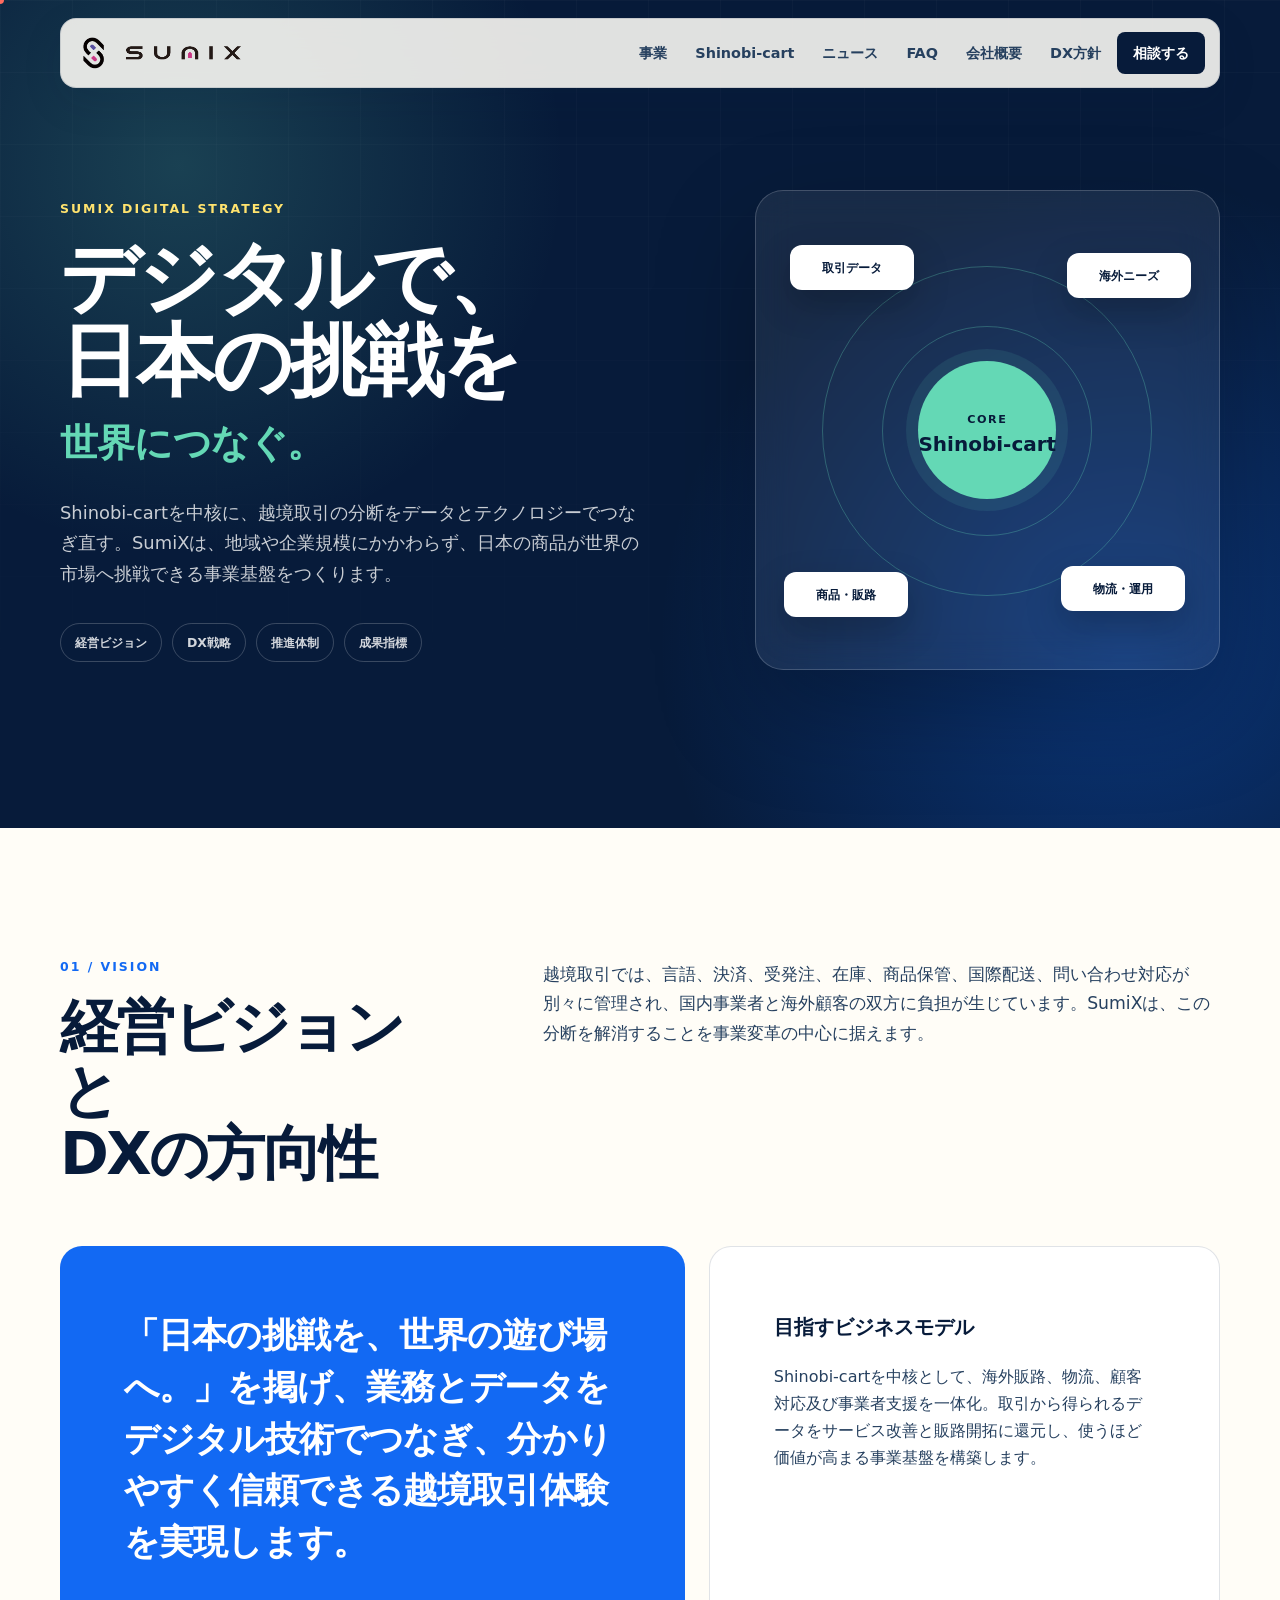
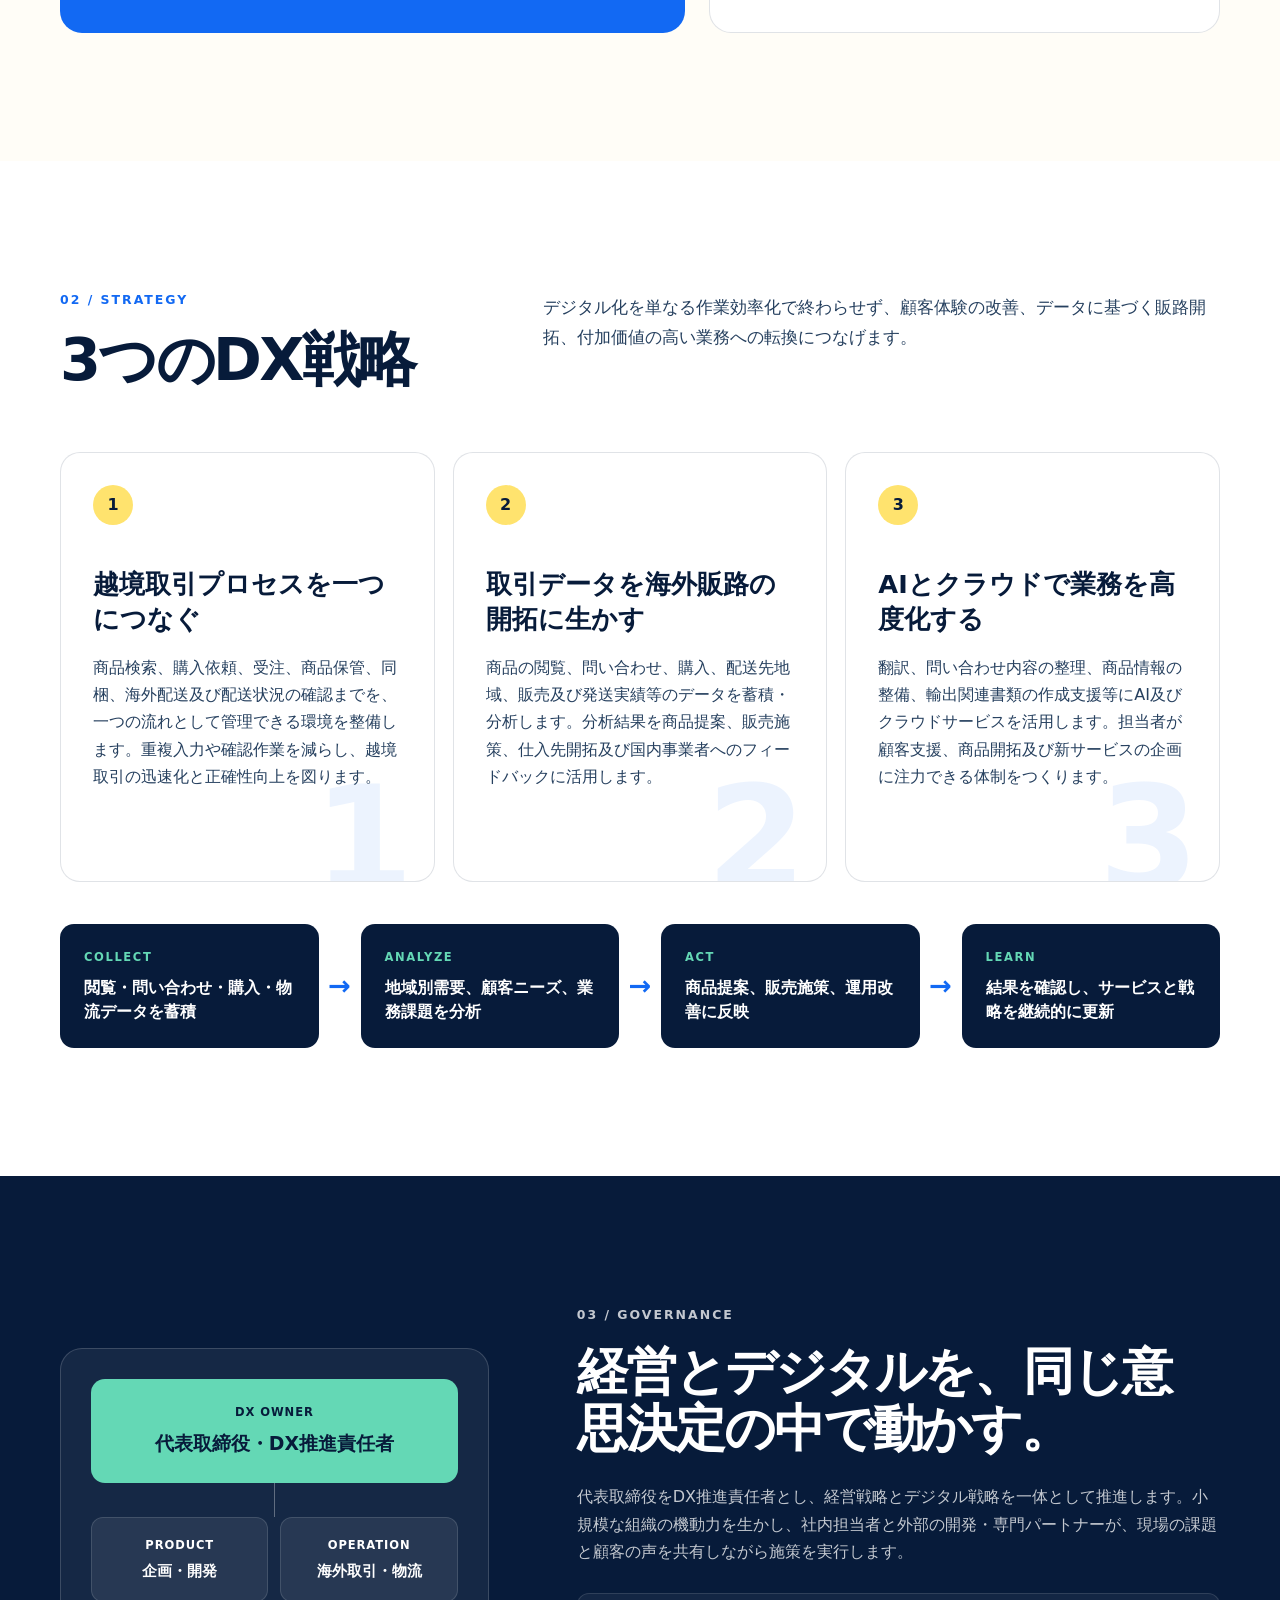
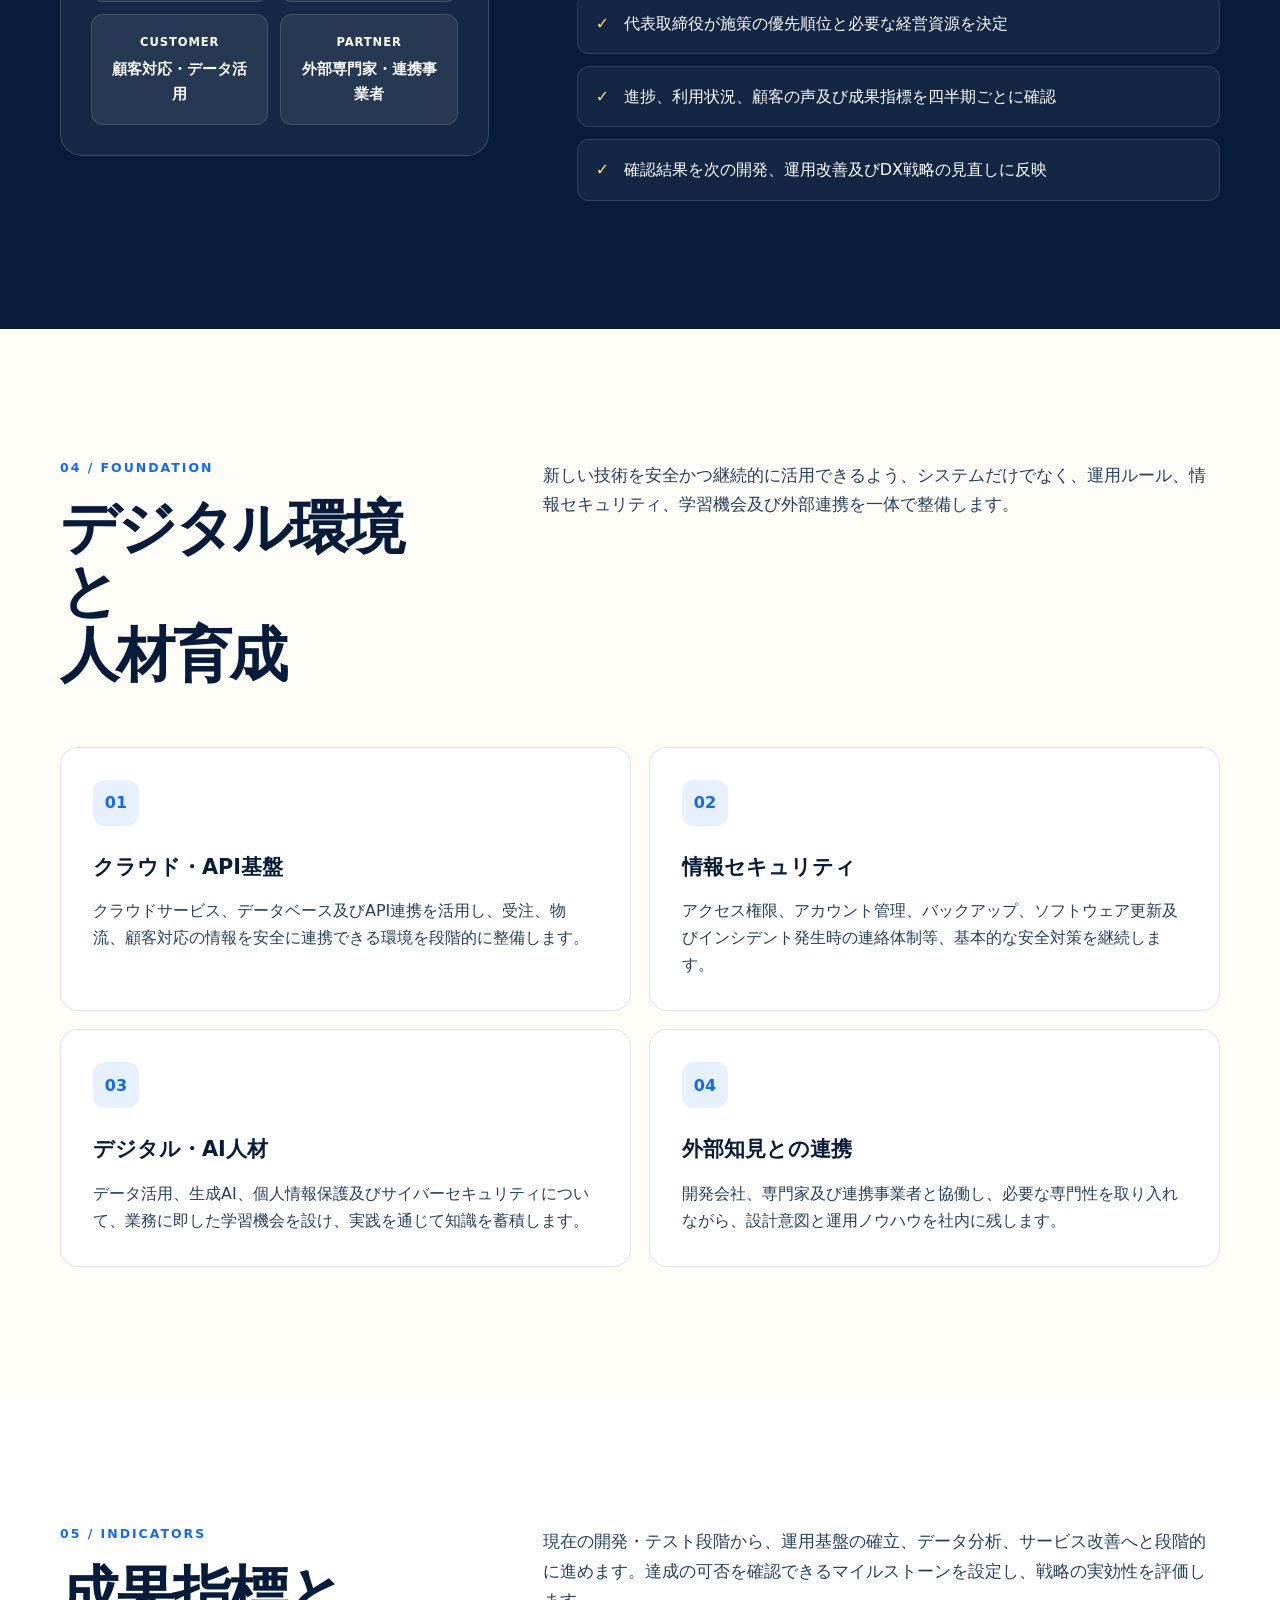
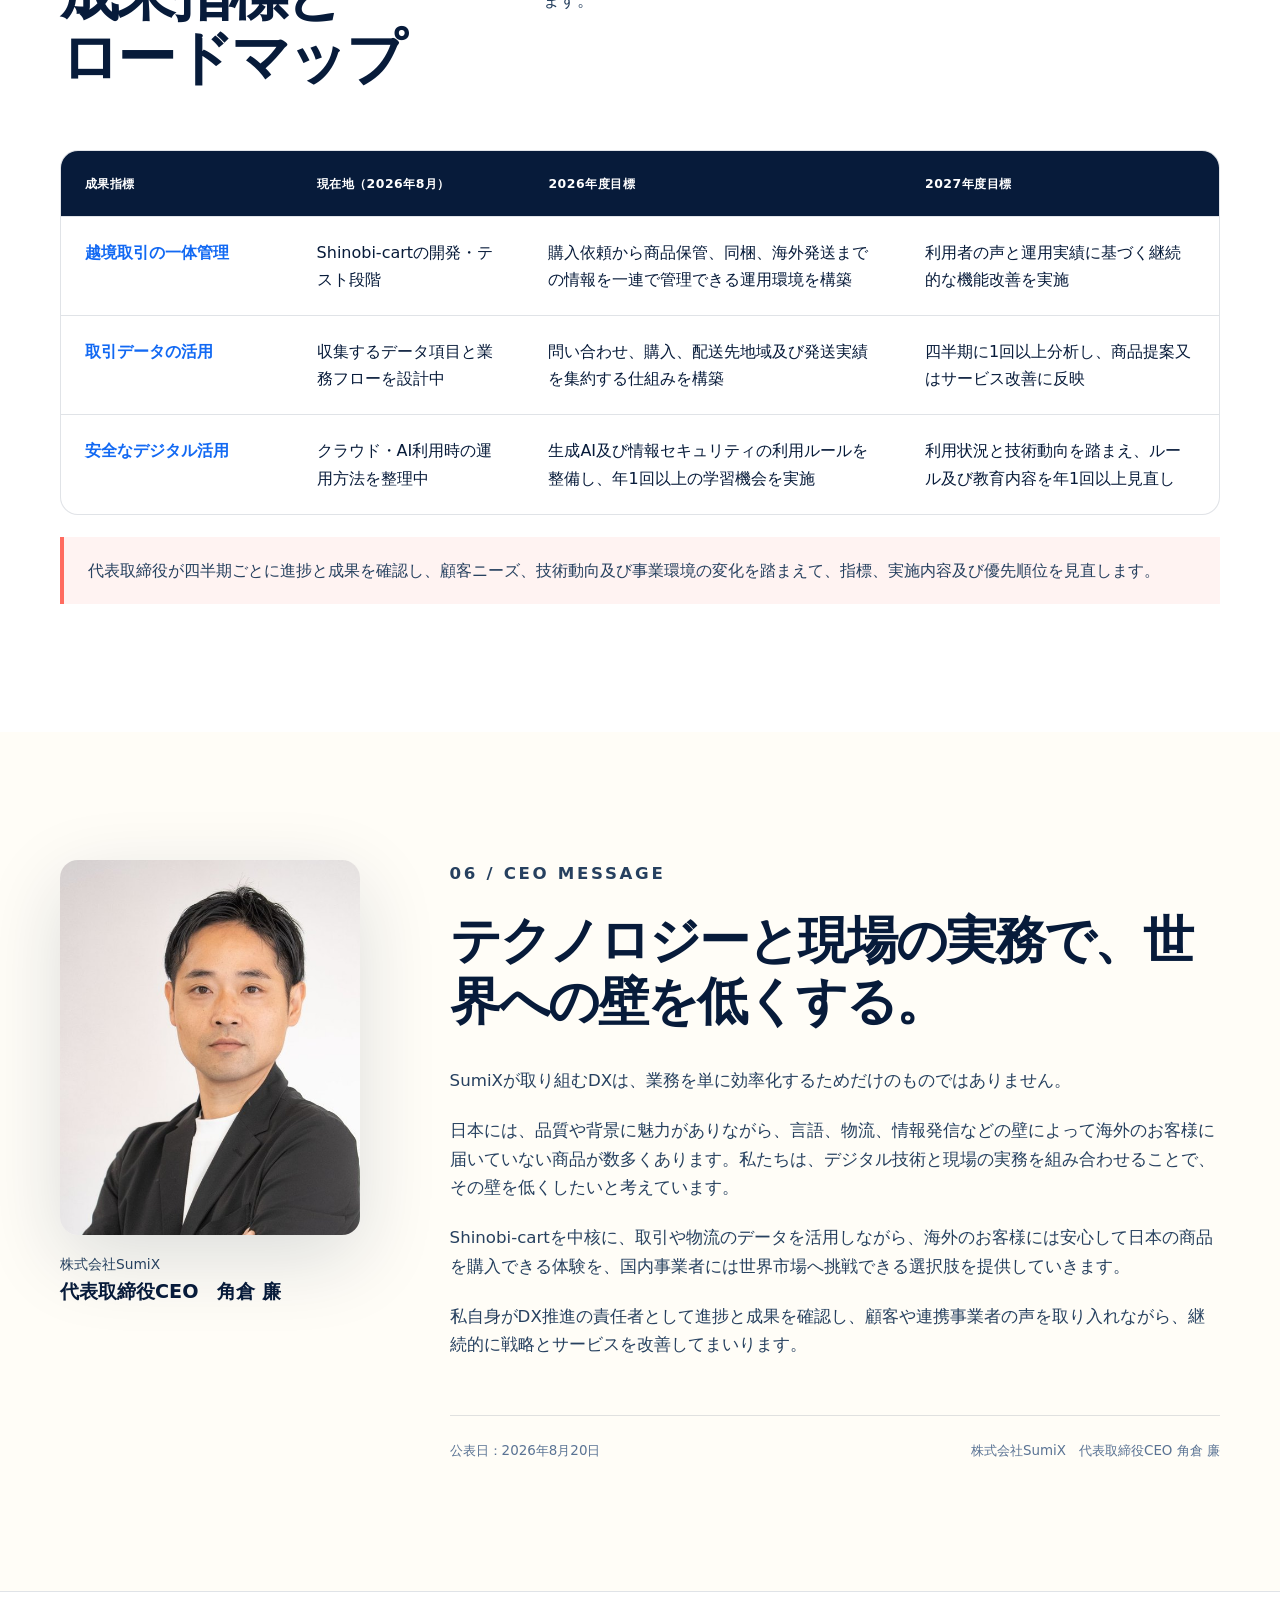
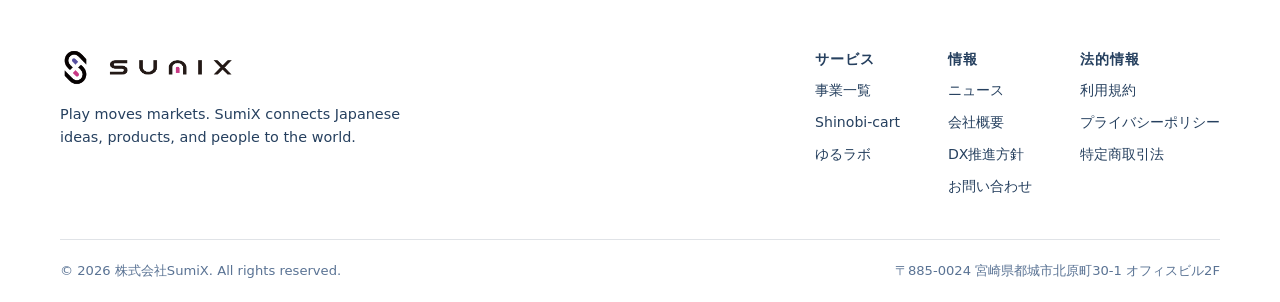
<file: dx/index.html>
<!doctype html>
<html lang="ja">
  <head>
    <meta charset="utf-8">
    <meta name="viewport" content="width=device-width, initial-scale=1">
    <title>DX推進方針・DX戦略 | 株式会社SumiX</title>
    <meta name="description" content="株式会社SumiXのDX推進方針。Shinobi-cartを中核に、越境取引のデジタル化とデータ活用によって、日本の商品と世界の市場をつなぎます。">
    <link rel="canonical" href="https://www.sumix.jp/dx/">
    <meta property="og:title" content="DX推進方針・DX戦略 | 株式会社SumiX">
    <meta property="og:description" content="デジタルで、日本の挑戦を世界につなぐ。SumiXの経営ビジョン、DX戦略、推進体制、成果指標を公表します。">
    <meta property="og:type" content="article">
    <meta property="og:url" content="https://www.sumix.jp/dx/">
    <meta property="og:image" content="https://www.sumix.jp/assets/images/sumix-og-image.png">
    <meta property="og:image:width" content="1200">
    <meta property="og:image:height" content="630">
    <meta property="og:image:alt" content="株式会社SumiX ロゴ">
    <meta property="og:locale" content="ja_JP">
    <meta property="og:site_name" content="株式会社SumiX">
    <meta name="twitter:card" content="summary_large_image">
    <meta name="theme-color" content="#071B3A">
    <link rel="icon" href="../favicon.ico" sizes="any">
    <link rel="icon" href="../favicon.png" type="image/png">
    <link rel="apple-touch-icon" href="../apple-touch-icon.png">
    <link rel="stylesheet" href="../assets/css/styles.css?v=20260820">
    <script type="application/ld+json">
    {
      "@context": "https://schema.org",
      "@type": "Article",
      "headline": "株式会社SumiX DX推進方針・DX戦略",
      "datePublished": "2026-08-20",
      "dateModified": "2026-08-20",
      "inLanguage": "ja",
      "mainEntityOfPage": "https://www.sumix.jp/dx/",
      "author": {
        "@type": "Person",
        "name": "角倉 廉",
        "jobTitle": "代表取締役CEO"
      },
      "publisher": {
        "@type": "Organization",
        "name": "株式会社SumiX",
        "url": "https://www.sumix.jp/",
        "logo": {
          "@type": "ImageObject",
          "url": "https://www.sumix.jp/assets/images/sumix-card-logo.png"
        }
      }
    }
    </script>
  </head>
  <body class="dx-page">
    <div class="page-progress" id="page-progress" role="progressbar" aria-label="ページ閲覧進捗" aria-valuenow="0" aria-valuemin="0" aria-valuemax="100"></div>
    <a class="skip-link" href="#main">本文へ移動</a>

    <header class="site-header" data-header>
      <a class="brand" href="../" aria-label="SumiX トップへ">
        <img class="brand-logo" src="../assets/images/sumix-card-logo.png" alt="SumiX" width="178" height="62">
      </a>
      <button class="menu-button" type="button" aria-expanded="false" aria-controls="site-nav" data-menu-button>
        <span></span>
        <span></span>
        <span></span>
        <span class="sr-only">メニュー</span>
      </button>
      <nav class="site-nav" id="site-nav" data-nav>
        <a href="../#business" data-nav-link>事業</a>
        <a href="../#shinobi" data-nav-link>Shinobi-cart</a>
        <a href="../#topics" data-nav-link>ニュース</a>
        <a href="../#faq" data-nav-link>FAQ</a>
        <a href="../#company" data-nav-link>会社概要</a>
        <a href="./" aria-current="page">DX方針</a>
        <a class="nav-cta" href="../#contact" data-nav-link>相談する</a>
      </nav>
    </header>

    <main id="main">
      <section class="dx-hero" id="top" data-theme="navy">
        <div class="dx-hero-inner">
          <div class="reveal">
            <p class="dx-kicker">SumiX Digital Strategy</p>
            <h1>デジタルで、<br>日本の挑戦を<span>世界につなぐ。</span></h1>
            <p class="dx-hero-lead">
              Shinobi-cartを中核に、越境取引の分断をデータとテクノロジーでつなぎ直す。SumiXは、地域や企業規模にかかわらず、日本の商品が世界の市場へ挑戦できる事業基盤をつくります。
            </p>
            <div class="dx-hero-meta" aria-label="本ページの掲載内容">
              <span>経営ビジョン</span>
              <span>DX戦略</span>
              <span>推進体制</span>
              <span>成果指標</span>
            </div>
          </div>
          <div class="dx-signal-board reveal" data-delay="120" aria-label="データ活用による価値創造の循環">
            <div class="dx-signal-core">
              <div><span>Core</span><strong>Shinobi-cart</strong></div>
            </div>
            <div class="dx-signal-node">取引データ</div>
            <div class="dx-signal-node">海外ニーズ</div>
            <div class="dx-signal-node">物流・運用</div>
            <div class="dx-signal-node">商品・販路</div>
          </div>
        </div>
      </section>

      <section class="dx-section" id="vision" data-theme="paper">
        <div class="dx-container">
          <div class="dx-section-head reveal">
            <div>
              <p class="dx-kicker">01 / Vision</p>
              <h2>経営ビジョンと<br>DXの方向性</h2>
            </div>
            <p class="dx-section-head-copy">
              越境取引では、言語、決済、受発注、在庫、商品保管、国際配送、問い合わせ対応が別々に管理され、国内事業者と海外顧客の双方に負担が生じています。SumiXは、この分断を解消することを事業変革の中心に据えます。
            </p>
          </div>
          <div class="dx-vision-statement">
            <div class="dx-vision-main reveal">
              <p>「日本の挑戦を、世界の遊び場へ。」を掲げ、業務とデータをデジタル技術でつなぎ、分かりやすく信頼できる越境取引体験を実現します。</p>
            </div>
            <aside class="dx-vision-note reveal" data-delay="100">
              <h3>目指すビジネスモデル</h3>
              <p>Shinobi-cartを中核として、海外販路、物流、顧客対応及び事業者支援を一体化。取引から得られるデータをサービス改善と販路開拓に還元し、使うほど価値が高まる事業基盤を構築します。</p>
            </aside>
          </div>
        </div>
      </section>

      <section class="dx-section dx-section--surface" id="strategy" data-theme="paper">
        <div class="dx-container">
          <div class="dx-section-head reveal">
            <div>
              <p class="dx-kicker">02 / Strategy</p>
              <h2>3つのDX戦略</h2>
            </div>
            <p class="dx-section-head-copy">
              デジタル化を単なる作業効率化で終わらせず、顧客体験の改善、データに基づく販路開拓、付加価値の高い業務への転換につなげます。
            </p>
          </div>

          <div class="dx-strategy-grid">
            <article class="dx-strategy-card reveal" data-number="1">
              <span class="dx-strategy-label">1</span>
              <h3>越境取引プロセスを一つにつなぐ</h3>
              <p>商品検索、購入依頼、受注、商品保管、同梱、海外配送及び配送状況の確認までを、一つの流れとして管理できる環境を整備します。重複入力や確認作業を減らし、越境取引の迅速化と正確性向上を図ります。</p>
            </article>
            <article class="dx-strategy-card reveal" data-number="2" data-delay="80">
              <span class="dx-strategy-label">2</span>
              <h3>取引データを海外販路の開拓に生かす</h3>
              <p>商品の閲覧、問い合わせ、購入、配送先地域、販売及び発送実績等のデータを蓄積・分析します。分析結果を商品提案、販売施策、仕入先開拓及び国内事業者へのフィードバックに活用します。</p>
            </article>
            <article class="dx-strategy-card reveal" data-number="3" data-delay="160">
              <span class="dx-strategy-label">3</span>
              <h3>AIとクラウドで業務を高度化する</h3>
              <p>翻訳、問い合わせ内容の整理、商品情報の整備、輸出関連書類の作成支援等にAI及びクラウドサービスを活用します。担当者が顧客支援、商品開拓及び新サービスの企画に注力できる体制をつくります。</p>
            </article>
          </div>

          <div class="dx-data-loop reveal" aria-label="データ活用の流れ">
            <div class="dx-data-step"><span>Collect</span><strong>閲覧・問い合わせ・購入・物流データを蓄積</strong></div>
            <div class="dx-data-step"><span>Analyze</span><strong>地域別需要、顧客ニーズ、業務課題を分析</strong></div>
            <div class="dx-data-step"><span>Act</span><strong>商品提案、販売施策、運用改善に反映</strong></div>
            <div class="dx-data-step"><span>Learn</span><strong>結果を確認し、サービスと戦略を継続的に更新</strong></div>
          </div>
        </div>
      </section>

      <section class="dx-section dx-section--navy" id="governance" data-theme="navy">
        <div class="dx-container dx-governance">
          <div class="dx-org-chart reveal" aria-label="DX推進体制図">
            <div class="dx-org-head">
              <span>DX Owner</span>
              <strong>代表取締役・DX推進責任者</strong>
            </div>
            <div class="dx-org-line" aria-hidden="true"></div>
            <div class="dx-org-grid">
              <div class="dx-org-item"><span>Product</span><strong>企画・開発</strong></div>
              <div class="dx-org-item"><span>Operation</span><strong>海外取引・物流</strong></div>
              <div class="dx-org-item"><span>Customer</span><strong>顧客対応・データ活用</strong></div>
              <div class="dx-org-item"><span>Partner</span><strong>外部専門家・連携事業者</strong></div>
            </div>
          </div>
          <div class="dx-governance-copy reveal" data-delay="100">
            <p class="dx-kicker">03 / Governance</p>
            <h2>経営とデジタルを、同じ意思決定の中で動かす。</h2>
            <p>代表取締役をDX推進責任者とし、経営戦略とデジタル戦略を一体として推進します。小規模な組織の機動力を生かし、社内担当者と外部の開発・専門パートナーが、現場の課題と顧客の声を共有しながら施策を実行します。</p>
            <ul class="dx-governance-list">
              <li>代表取締役が施策の優先順位と必要な経営資源を決定</li>
              <li>進捗、利用状況、顧客の声及び成果指標を四半期ごとに確認</li>
              <li>確認結果を次の開発、運用改善及びDX戦略の見直しに反映</li>
            </ul>
          </div>
        </div>
      </section>

      <section class="dx-section" id="foundation" data-theme="paper">
        <div class="dx-container">
          <div class="dx-section-head reveal">
            <div>
              <p class="dx-kicker">04 / Foundation</p>
              <h2>デジタル環境と<br>人材育成</h2>
            </div>
            <p class="dx-section-head-copy">
              新しい技術を安全かつ継続的に活用できるよう、システムだけでなく、運用ルール、情報セキュリティ、学習機会及び外部連携を一体で整備します。
            </p>
          </div>
          <div class="dx-foundation-grid">
            <article class="dx-foundation-card reveal">
              <span>01</span>
              <h3>クラウド・API基盤</h3>
              <p>クラウドサービス、データベース及びAPI連携を活用し、受注、物流、顧客対応の情報を安全に連携できる環境を段階的に整備します。</p>
            </article>
            <article class="dx-foundation-card reveal" data-delay="60">
              <span>02</span>
              <h3>情報セキュリティ</h3>
              <p>アクセス権限、アカウント管理、バックアップ、ソフトウェア更新及びインシデント発生時の連絡体制等、基本的な安全対策を継続します。</p>
            </article>
            <article class="dx-foundation-card reveal" data-delay="120">
              <span>03</span>
              <h3>デジタル・AI人材</h3>
              <p>データ活用、生成AI、個人情報保護及びサイバーセキュリティについて、業務に即した学習機会を設け、実践を通じて知識を蓄積します。</p>
            </article>
            <article class="dx-foundation-card reveal" data-delay="180">
              <span>04</span>
              <h3>外部知見との連携</h3>
              <p>開発会社、専門家及び連携事業者と協働し、必要な専門性を取り入れながら、設計意図と運用ノウハウを社内に残します。</p>
            </article>
          </div>
        </div>
      </section>

      <section class="dx-section dx-section--surface" id="indicators" data-theme="paper">
        <div class="dx-container">
          <div class="dx-section-head reveal">
            <div>
              <p class="dx-kicker">05 / Indicators</p>
              <h2>成果指標と<br>ロードマップ</h2>
            </div>
            <p class="dx-section-head-copy">
              現在の開発・テスト段階から、運用基盤の確立、データ分析、サービス改善へと段階的に進めます。達成の可否を確認できるマイルストーンを設定し、戦略の実効性を評価します。
            </p>
          </div>
          <div class="dx-table-wrap reveal">
            <table class="dx-roadmap-table">
              <thead>
                <tr>
                  <th scope="col">成果指標</th>
                  <th scope="col">現在地（2026年8月）</th>
                  <th scope="col">2026年度目標</th>
                  <th scope="col">2027年度目標</th>
                </tr>
              </thead>
              <tbody>
                <tr>
                  <td data-label="成果指標">越境取引の一体管理</td>
                  <td data-label="現在地（2026年8月）">Shinobi-cartの開発・テスト段階</td>
                  <td data-label="2026年度目標">購入依頼から商品保管、同梱、海外発送までの情報を一連で管理できる運用環境を構築</td>
                  <td data-label="2027年度目標">利用者の声と運用実績に基づく継続的な機能改善を実施</td>
                </tr>
                <tr>
                  <td data-label="成果指標">取引データの活用</td>
                  <td data-label="現在地（2026年8月）">収集するデータ項目と業務フローを設計中</td>
                  <td data-label="2026年度目標">問い合わせ、購入、配送先地域及び発送実績を集約する仕組みを構築</td>
                  <td data-label="2027年度目標">四半期に1回以上分析し、商品提案又はサービス改善に反映</td>
                </tr>
                <tr>
                  <td data-label="成果指標">安全なデジタル活用</td>
                  <td data-label="現在地（2026年8月）">クラウド・AI利用時の運用方法を整理中</td>
                  <td data-label="2026年度目標">生成AI及び情報セキュリティの利用ルールを整備し、年1回以上の学習機会を実施</td>
                  <td data-label="2027年度目標">利用状況と技術動向を踏まえ、ルール及び教育内容を年1回以上見直し</td>
                </tr>
              </tbody>
            </table>
          </div>
          <p class="dx-review-note reveal">代表取締役が四半期ごとに進捗と成果を確認し、顧客ニーズ、技術動向及び事業環境の変化を踏まえて、指標、実施内容及び優先順位を見直します。</p>
        </div>
      </section>

      <section class="dx-section" id="message" data-theme="paper">
        <div class="dx-container dx-message">
          <div class="dx-message-person reveal">
            <img src="../assets/images/founder.jpg" alt="株式会社SumiX 代表取締役CEO 角倉廉" width="300" height="375" loading="lazy">
            <p>株式会社SumiX<br><strong>代表取締役CEO　角倉 廉</strong></p>
          </div>
          <div class="dx-message-copy reveal" data-delay="100">
            <p class="dx-kicker">06 / CEO Message</p>
            <h2>テクノロジーと現場の実務で、世界への壁を低くする。</h2>
            <p>SumiXが取り組むDXは、業務を単に効率化するためだけのものではありません。</p>
            <p>日本には、品質や背景に魅力がありながら、言語、物流、情報発信などの壁によって海外のお客様に届いていない商品が数多くあります。私たちは、デジタル技術と現場の実務を組み合わせることで、その壁を低くしたいと考えています。</p>
            <p>Shinobi-cartを中核に、取引や物流のデータを活用しながら、海外のお客様には安心して日本の商品を購入できる体験を、国内事業者には世界市場へ挑戦できる選択肢を提供していきます。</p>
            <p>私自身がDX推進の責任者として進捗と成果を確認し、顧客や連携事業者の声を取り入れながら、継続的に戦略とサービスを改善してまいります。</p>
            <div class="dx-policy-meta">
              <span>公表日：2026年8月20日</span>
              <span>株式会社SumiX　代表取締役CEO 角倉 廉</span>
            </div>
          </div>
        </div>
      </section>
    </main>

    <footer class="site-footer">
      <div class="footer-main">
        <div class="footer-brand">
          <img class="brand-logo" src="../assets/images/sumix-card-logo.png" alt="SumiX" width="176" height="61" loading="lazy">
          <p>Play moves markets. SumiX connects Japanese ideas, products, and people to the world.</p>
        </div>
        <nav class="footer-nav" aria-label="フッターナビゲーション">
          <div class="footer-nav-group">
            <p class="footer-nav-title">サービス</p>
            <a href="../#business">事業一覧</a>
            <a href="../#shinobi">Shinobi-cart</a>
            <a href="../yurulabo/">ゆるラボ</a>
          </div>
          <div class="footer-nav-group">
            <p class="footer-nav-title">情報</p>
            <a href="../#topics">ニュース</a>
            <a href="../#company">会社概要</a>
            <a href="./">DX推進方針</a>
            <a href="../#contact">お問い合わせ</a>
          </div>
          <div class="footer-nav-group">
            <p class="footer-nav-title">法的情報</p>
            <a href="../yurulabo/terms/">利用規約</a>
            <a href="../yurulabo/privacy-policy/">プライバシーポリシー</a>
            <a href="../home/tokutei/">特定商取引法</a>
          </div>
        </nav>
      </div>
      <div class="footer-bottom">
        <small>© 2026 株式会社SumiX. All rights reserved.</small>
        <address class="footer-address">〒885-0024 宮崎県都城市北原町30-1 オフィスビル2F</address>
      </div>
    </footer>

    <button class="back-to-top" id="back-to-top" type="button" aria-label="ページトップへ戻る" hidden>
      <svg xmlns="http://www.w3.org/2000/svg" viewBox="0 0 24 24" fill="none" stroke="currentColor" stroke-width="2.5" stroke-linecap="round" stroke-linejoin="round" aria-hidden="true" width="20" height="20">
        <polyline points="18 15 12 9 6 15"></polyline>
      </svg>
    </button>

    <div class="cursor-dot" aria-hidden="true"></div>
    <div class="cursor-ring" aria-hidden="true"></div>
    <script src="../assets/js/main.js?v=20260612c" defer></script>
  </body>
</html>
</file>
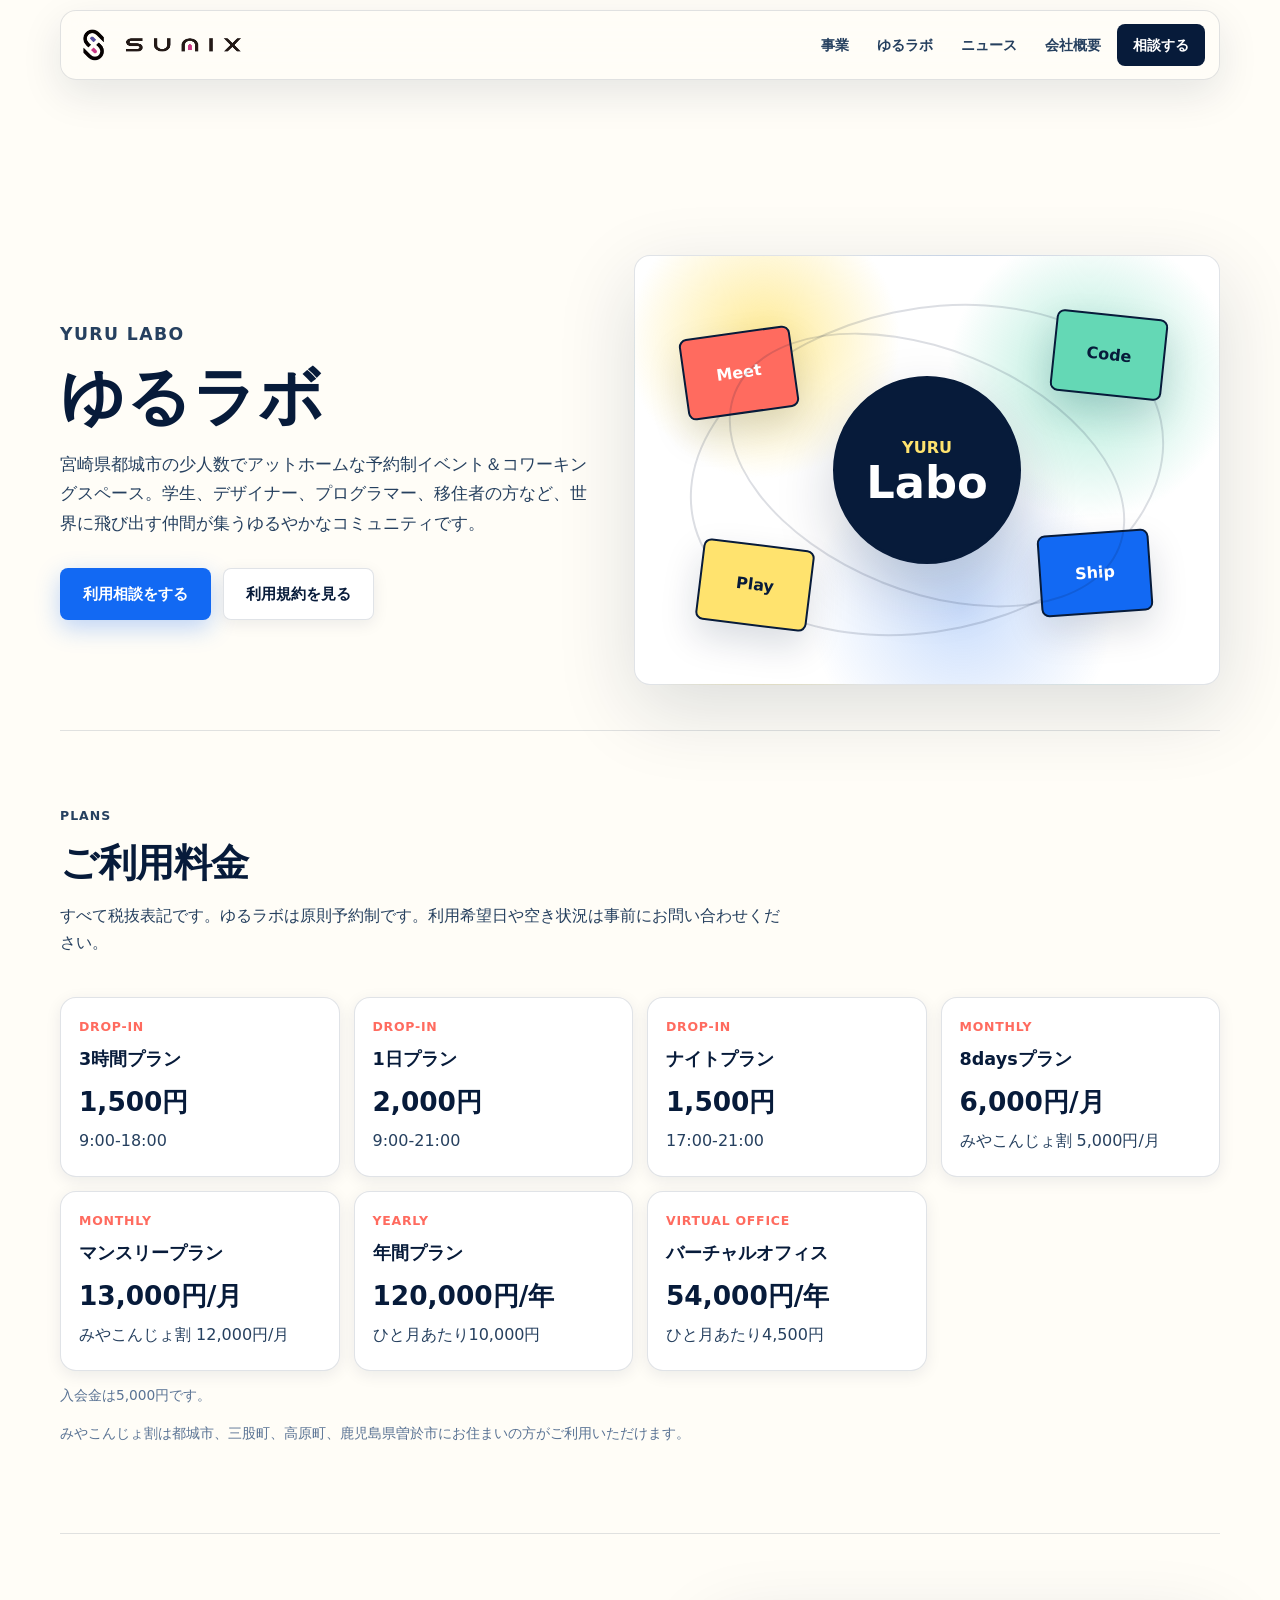
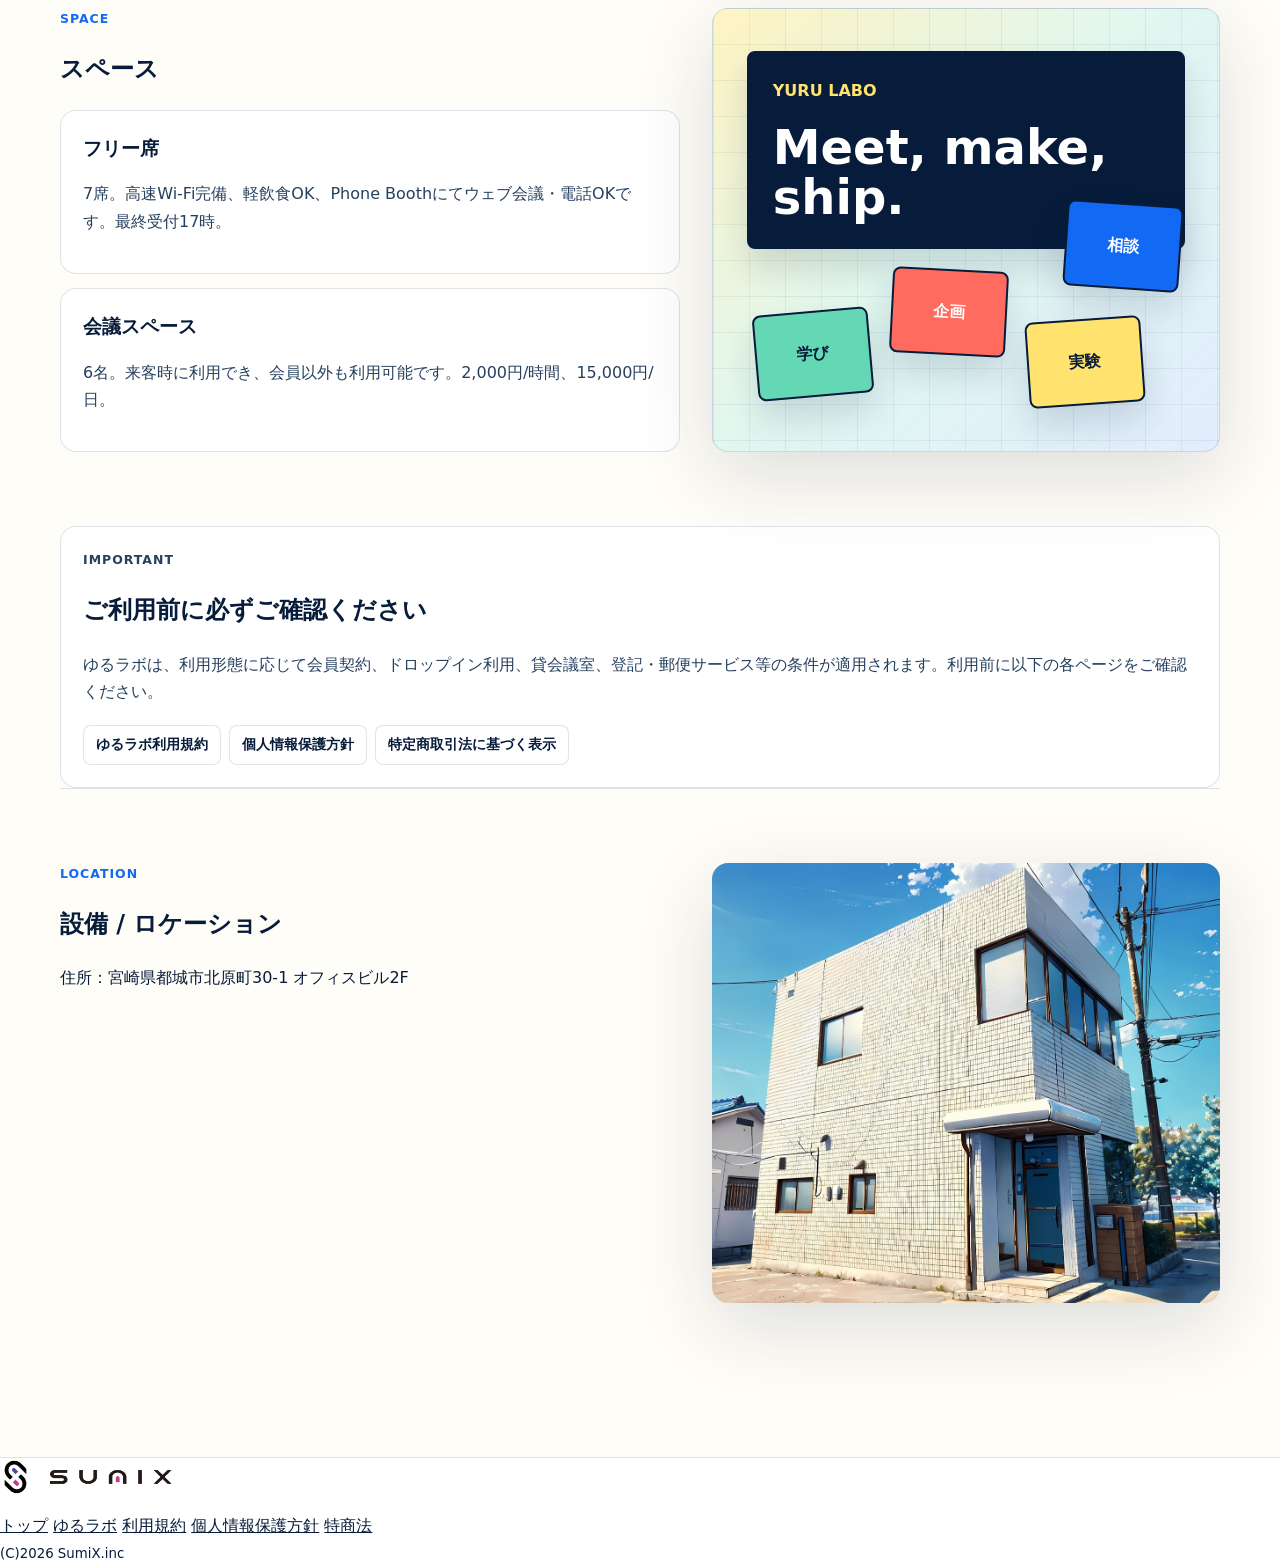
<file: yurulabo/index.html>
<!doctype html>
<html lang="ja">
  <head>
    <meta charset="utf-8">
    <meta name="viewport" content="width=device-width, initial-scale=1">
    <title>ゆるラボ | 株式会社SumiX</title>
    <link rel="icon" href="../favicon.ico" sizes="any">
    <link rel="icon" href="../favicon.png" type="image/png">
    <link rel="apple-touch-icon" href="../apple-touch-icon.png">
    <link rel="stylesheet" href="../assets/css/styles.css">
  </head>
  <body class="page-simple legal-page">
    <header class="site-header is-scrolled" data-header>
      <a class="brand" href="../index.html" aria-label="SumiX トップへ">
        <img class="brand-logo" src="../assets/images/sumix-card-logo.png" alt="SumiX">
      </a>
      <button class="menu-button" type="button" aria-expanded="false" aria-controls="site-nav" data-menu-button>
        <span></span><span></span><span></span><span class="sr-only">メニュー</span>
      </button>
      <nav class="site-nav" id="site-nav" data-nav>
        <a href="../index.html#business">事業</a>
        <a href="../yurulabo/">ゆるラボ</a>
        <a href="../index.html#topics">ニュース</a>
        <a href="../index.html#company">会社概要</a>
        <a class="nav-cta" href="../index.html#contact">相談する</a>
      </nav>
    </header>
    <main class="subpage-main">
      <section class="subpage-hero yuru-hero">
        <div>
          <p class="eyebrow">Yuru Labo</p>
          <h1>ゆるラボ</h1>
          <p>宮崎県都城市の少人数でアットホームな予約制イベント＆コワーキングスペース。学生、デザイナー、プログラマー、移住者の方など、世界に飛び出す仲間が集うゆるやかなコミュニティです。</p>
          <div class="hero-actions">
            <a class="button primary" href="../index.html#contact">利用相談をする</a>
            <a class="button secondary" href="terms/">利用規約を見る</a>
          </div>
        </div>
        <div class="yuru-hero-visual" aria-hidden="true">
          <div class="yuru-planet">
            <span>Yuru</span>
            <strong>Labo</strong>
          </div>
          <div class="orbit-card orbit-card-one">Meet</div>
          <div class="orbit-card orbit-card-two">Code</div>
          <div class="orbit-card orbit-card-three">Ship</div>
          <div class="orbit-card orbit-card-four">Play</div>
        </div>
      </section>

      <section class="content-section">
        <div class="section-head">
          <p class="eyebrow">Plans</p>
          <h2>ご利用料金</h2>
          <p>すべて税抜表記です。ゆるラボは原則予約制です。利用希望日や空き状況は事前にお問い合わせください。</p>
        </div>
        <div class="price-card-grid">
          <article><p class="card-kicker">Drop-in</p><h3>3時間プラン</h3><strong>1,500円</strong><span>9:00-18:00</span></article>
          <article><p class="card-kicker">Drop-in</p><h3>1日プラン</h3><strong>2,000円</strong><span>9:00-21:00</span></article>
          <article><p class="card-kicker">Drop-in</p><h3>ナイトプラン</h3><strong>1,500円</strong><span>17:00-21:00</span></article>
          <article><p class="card-kicker">Monthly</p><h3>8daysプラン</h3><strong>6,000円/月</strong><span>みやこんじょ割 5,000円/月</span></article>
          <article><p class="card-kicker">Monthly</p><h3>マンスリープラン</h3><strong>13,000円/月</strong><span>みやこんじょ割 12,000円/月</span></article>
          <article><p class="card-kicker">Yearly</p><h3>年間プラン</h3><strong>120,000円/年</strong><span>ひと月あたり10,000円</span></article>
          <article><p class="card-kicker">Virtual office</p><h3>バーチャルオフィス</h3><strong>54,000円/年</strong><span>ひと月あたり4,500円</span></article>
        </div>
        <p class="note">入会金は5,000円です。</p>
        <p class="note">みやこんじょ割は都城市、三股町、高原町、鹿児島県曽於市にお住まいの方がご利用いただけます。</p>
      </section>

      <section class="content-section split-section yuru-space-section">
        <div>
          <p class="eyebrow">Space</p>
          <h2>スペース</h2>
          <div class="info-list">
            <article><h3>フリー席</h3><p>7席。高速Wi-Fi完備、軽飲食OK、Phone Boothにてウェブ会議・電話OKです。最終受付17時。</p></article>
            <article><h3>会議スペース</h3><p>6名。来客時に利用でき、会員以外も利用可能です。2,000円/時間、15,000円/日。</p></article>
          </div>
        </div>
        <div class="lab-moodboard" aria-hidden="true">
          <div class="lab-card lab-card-main">
            <span>Yuru Labo</span>
            <strong>Meet, make, ship.</strong>
          </div>
          <div class="lab-note note-blue">相談</div>
          <div class="lab-note note-mint">学び</div>
          <div class="lab-note note-coral">企画</div>
          <div class="lab-note note-yellow">実験</div>
        </div>
      </section>

      <section class="content-section important-section">
        <p class="eyebrow">Important</p>
        <h2>ご利用前に必ずご確認ください</h2>
        <p>ゆるラボは、利用形態に応じて会員契約、ドロップイン利用、貸会議室、登記・郵便サービス等の条件が適用されます。利用前に以下の各ページをご確認ください。</p>
        <div class="legal-links large">
          <a href="terms/">ゆるラボ利用規約</a>
          <a href="privacy-policy/">個人情報保護方針</a>
          <a href="../home/tokutei/">特定商取引法に基づく表示</a>
        </div>
      </section>

      <section class="content-section location-section">
        <div>
          <p class="eyebrow">Location</p>
          <h2>設備 / ロケーション</h2>
          <p>住所：宮崎県都城市北原町30-1 オフィスビル2F</p>
        </div>
        <img src="../assets/images/office-building.jpg" alt="ゆるラボ外観">
      </section>
    </main>

    <footer class="site-footer legal-footer">
      <div class="footer-brand">
        <img class="brand-logo" src="../assets/images/sumix-card-logo.png" alt="SumiX">
      </div>
      <nav aria-label="フッターナビゲーション">
        <a href="../index.html">トップ</a>
        <a href="../yurulabo/">ゆるラボ</a>
        <a href="../yurulabo/terms/">利用規約</a>
        <a href="../yurulabo/privacy-policy/">個人情報保護方針</a>
        <a href="../home/tokutei/">特商法</a>
      </nav>
      <small>(C)2026 SumiX.inc</small>
    </footer>
    <script src="../assets/js/main.js" defer></script>
  </body>
</html>
</file>
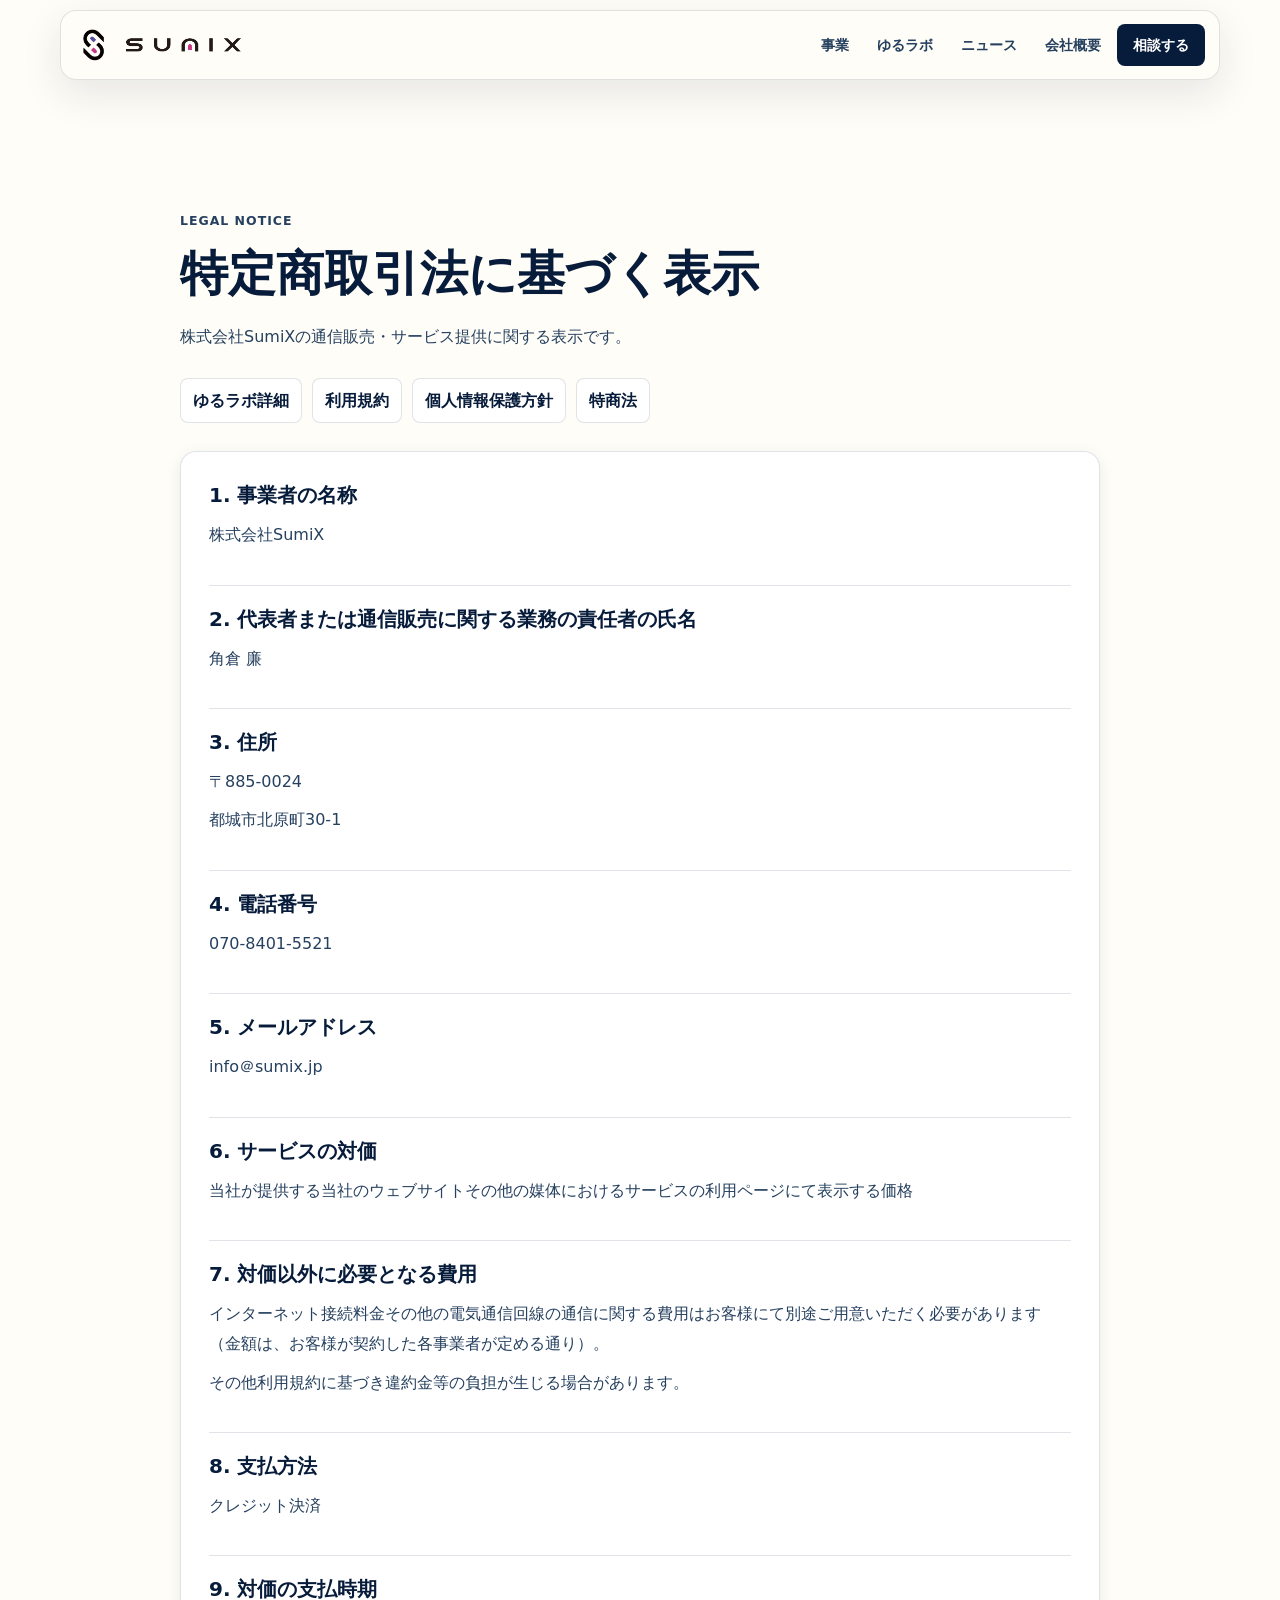
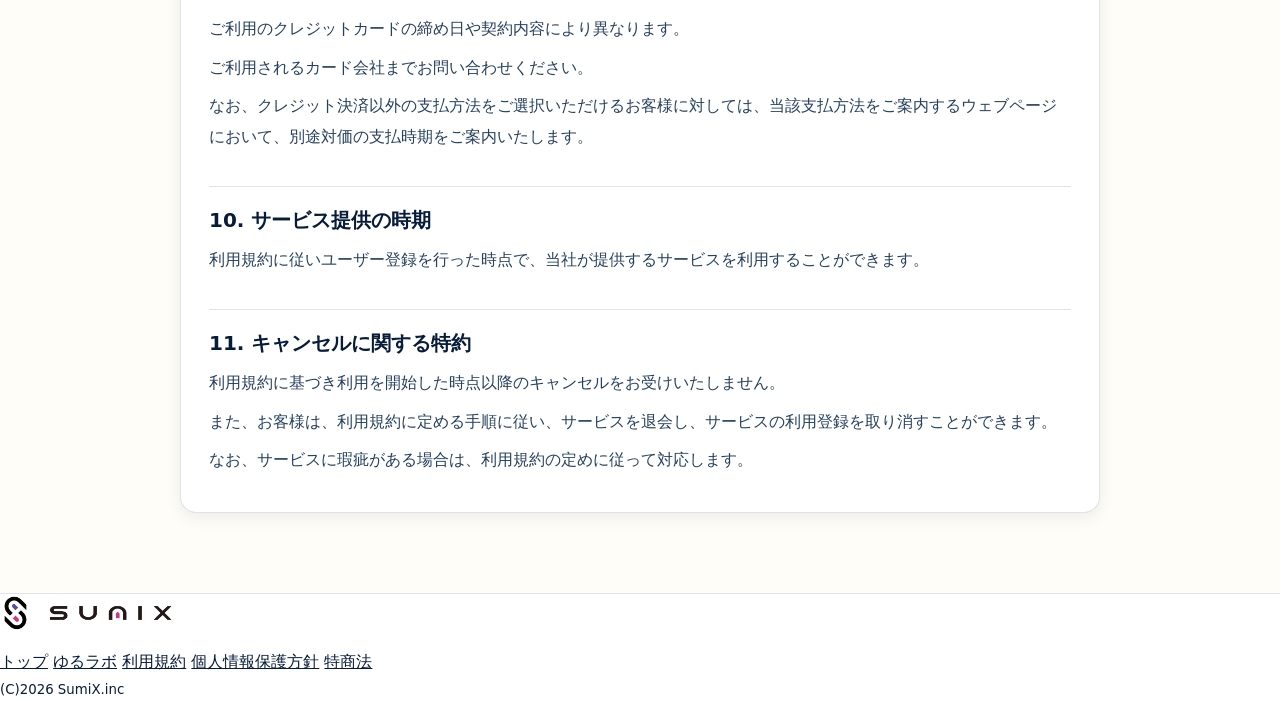
<file: home/tokutei/index.html>
<!doctype html>
<html lang="ja">
  <head>
    <meta charset="utf-8">
    <meta name="viewport" content="width=device-width, initial-scale=1">
    <title>特定商取引法に基づく表示 | 株式会社SumiX</title>
    <link rel="icon" href="../../favicon.ico" sizes="any">
    <link rel="icon" href="../../favicon.png" type="image/png">
    <link rel="apple-touch-icon" href="../../apple-touch-icon.png">
    <link rel="stylesheet" href="../../assets/css/styles.css">
  </head>
  <body class="page-simple legal-page">
    <header class="site-header is-scrolled" data-header>
      <a class="brand" href="../../index.html" aria-label="SumiX トップへ">
        <img class="brand-logo" src="../../assets/images/sumix-card-logo.png" alt="SumiX">
      </a>
      <button class="menu-button" type="button" aria-expanded="false" aria-controls="site-nav" data-menu-button>
        <span></span><span></span><span></span><span class="sr-only">メニュー</span>
      </button>
      <nav class="site-nav" id="site-nav" data-nav>
        <a href="../../index.html#business">事業</a>
        <a href="../../yurulabo/">ゆるラボ</a>
        <a href="../../index.html#topics">ニュース</a>
        <a href="../../index.html#company">会社概要</a>
        <a class="nav-cta" href="../../index.html#contact">相談する</a>
      </nav>
    </header>
    <main class="simple-main legal-main">
      <p class="eyebrow">Legal notice</p>
      <h1>特定商取引法に基づく表示</h1>
      <p class="legal-lead">株式会社SumiXの通信販売・サービス提供に関する表示です。</p>
      <div class="legal-nav-inline">
        <a href="../../yurulabo/">ゆるラボ詳細</a>
        <a href="../../yurulabo/terms/">利用規約</a>
        <a href="../../yurulabo/privacy-policy/">個人情報保護方針</a>
        <a href="../../home/tokutei/">特商法</a>
      </div>
      <article class="legal-document">
          <h2>1. 事業者の名称</h2>
          <p>株式会社SumiX</p>
          <h2>2. 代表者または通信販売に関する業務の責任者の氏名</h2>
          <p>角倉 廉</p>
          <h2>3. 住所</h2>
          <p>〒885-0024</p>
          <p>都城市北原町30-1</p>
          <h2>4. 電話番号</h2>
          <p>070-8401-5521</p>
          <h2>5. メールアドレス</h2>
          <p>info＠sumix.jp</p>
          <h2>6. サービスの対価</h2>
          <p>当社が提供する当社のウェブサイトその他の媒体におけるサービスの利用ページにて表示する価格</p>
          <h2>7. 対価以外に必要となる費用</h2>
          <p>インターネット接続料金その他の電気通信回線の通信に関する費用はお客様にて別途ご用意いただく必要があります（金額は、お客様が契約した各事業者が定める通り）。</p>
          <p>その他利用規約に基づき違約金等の負担が生じる場合があります。</p>
          <h2>8. 支払方法</h2>
          <p>クレジット決済</p>
          <h2>9. 対価の支払時期</h2>
          <p>ご利用のクレジットカードの締め日や契約内容により異なります。</p>
          <p>ご利用されるカード会社までお問い合わせください。</p>
          <p>なお、クレジット決済以外の支払方法をご選択いただけるお客様に対しては、当該支払方法をご案内するウェブページにおいて、別途対価の支払時期をご案内いたします。</p>
          <h2>10. サービス提供の時期</h2>
          <p>利用規約に従いユーザー登録を行った時点で、当社が提供するサービスを利用することができます。</p>
          <h2>11. キャンセルに関する特約</h2>
          <p>利用規約に基づき利用を開始した時点以降のキャンセルをお受けいたしません。</p>
          <p>また、お客様は、利用規約に定める手順に従い、サービスを退会し、サービスの利用登録を取り消すことができます。</p>
          <p>なお、サービスに瑕疵がある場合は、利用規約の定めに従って対応します。</p>
      </article>
    </main>

    <footer class="site-footer legal-footer">
      <div class="footer-brand">
        <img class="brand-logo" src="../../assets/images/sumix-card-logo.png" alt="SumiX">
      </div>
      <nav aria-label="フッターナビゲーション">
        <a href="../../index.html">トップ</a>
        <a href="../../yurulabo/">ゆるラボ</a>
        <a href="../../yurulabo/terms/">利用規約</a>
        <a href="../../yurulabo/privacy-policy/">個人情報保護方針</a>
        <a href="../../home/tokutei/">特商法</a>
      </nav>
      <small>(C)2026 SumiX.inc</small>
    </footer>
    <script src="../../assets/js/main.js" defer></script>
  </body>
</html>
</file>
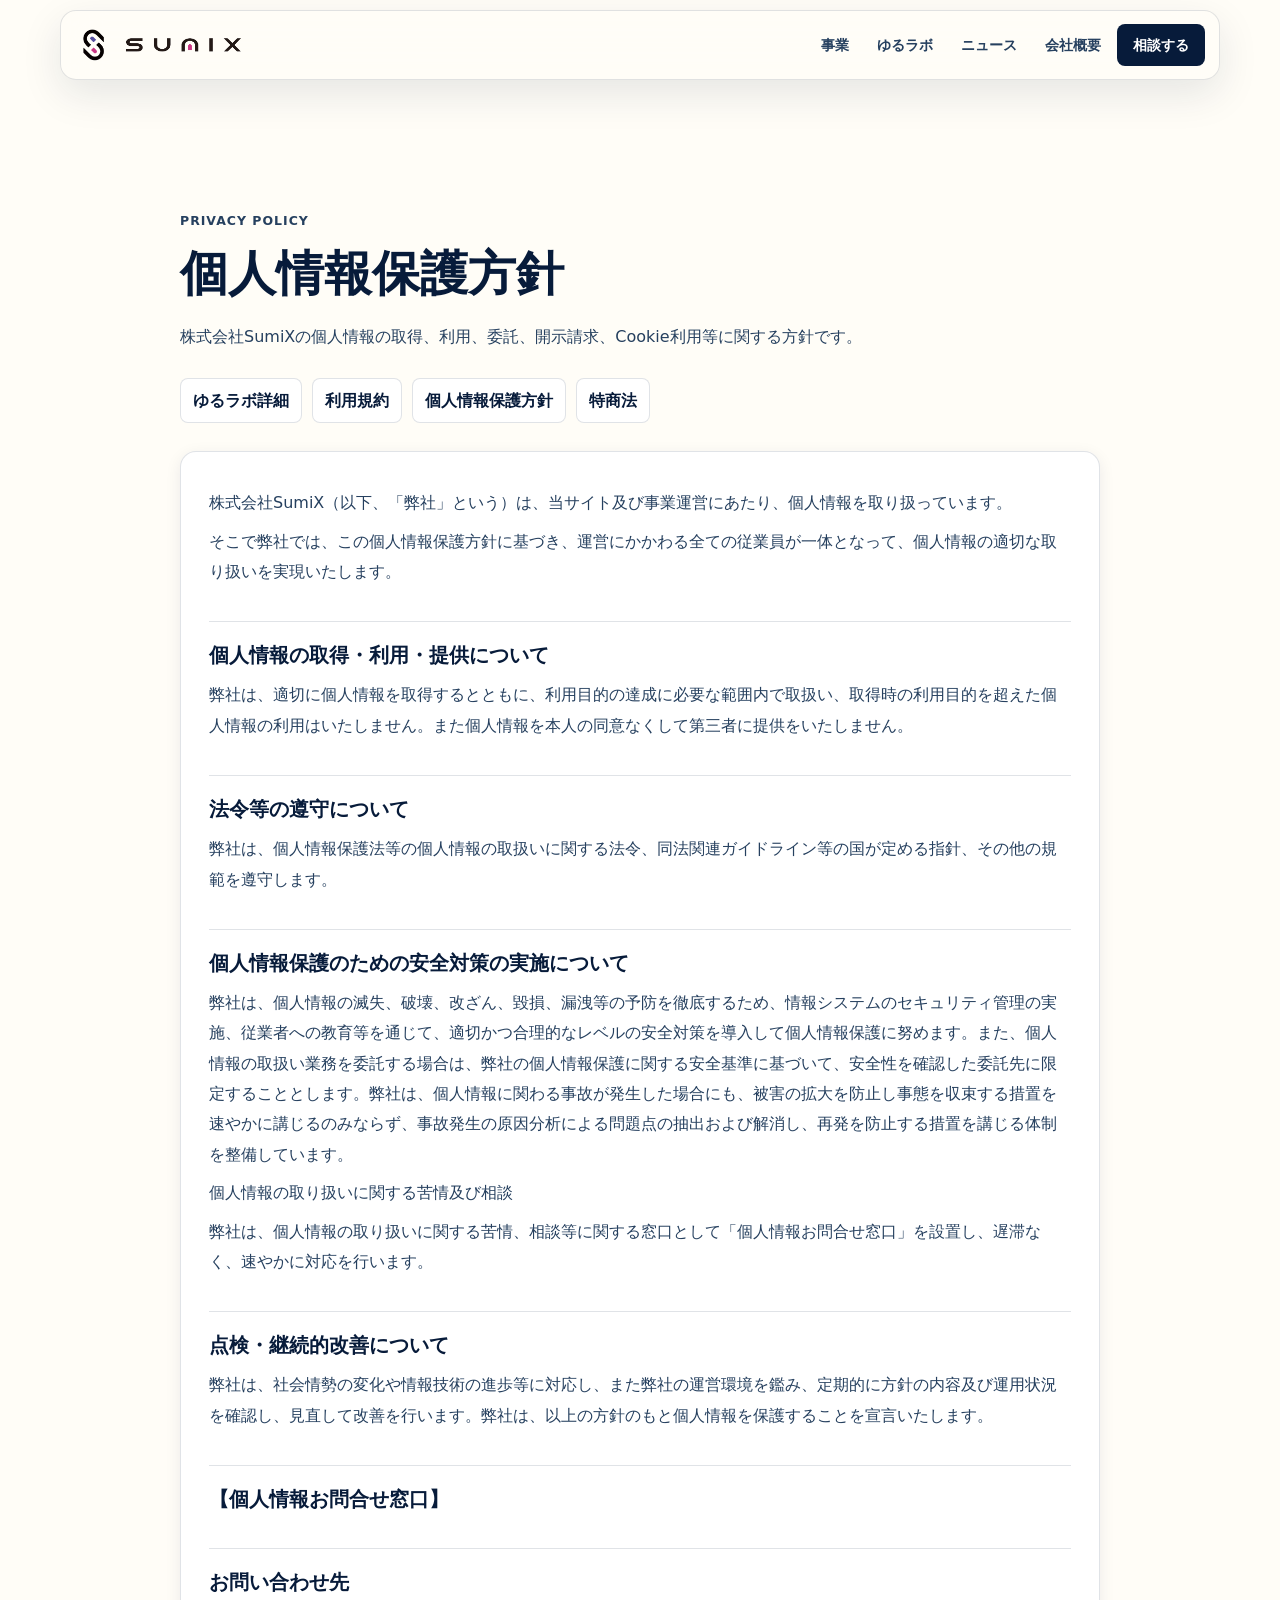
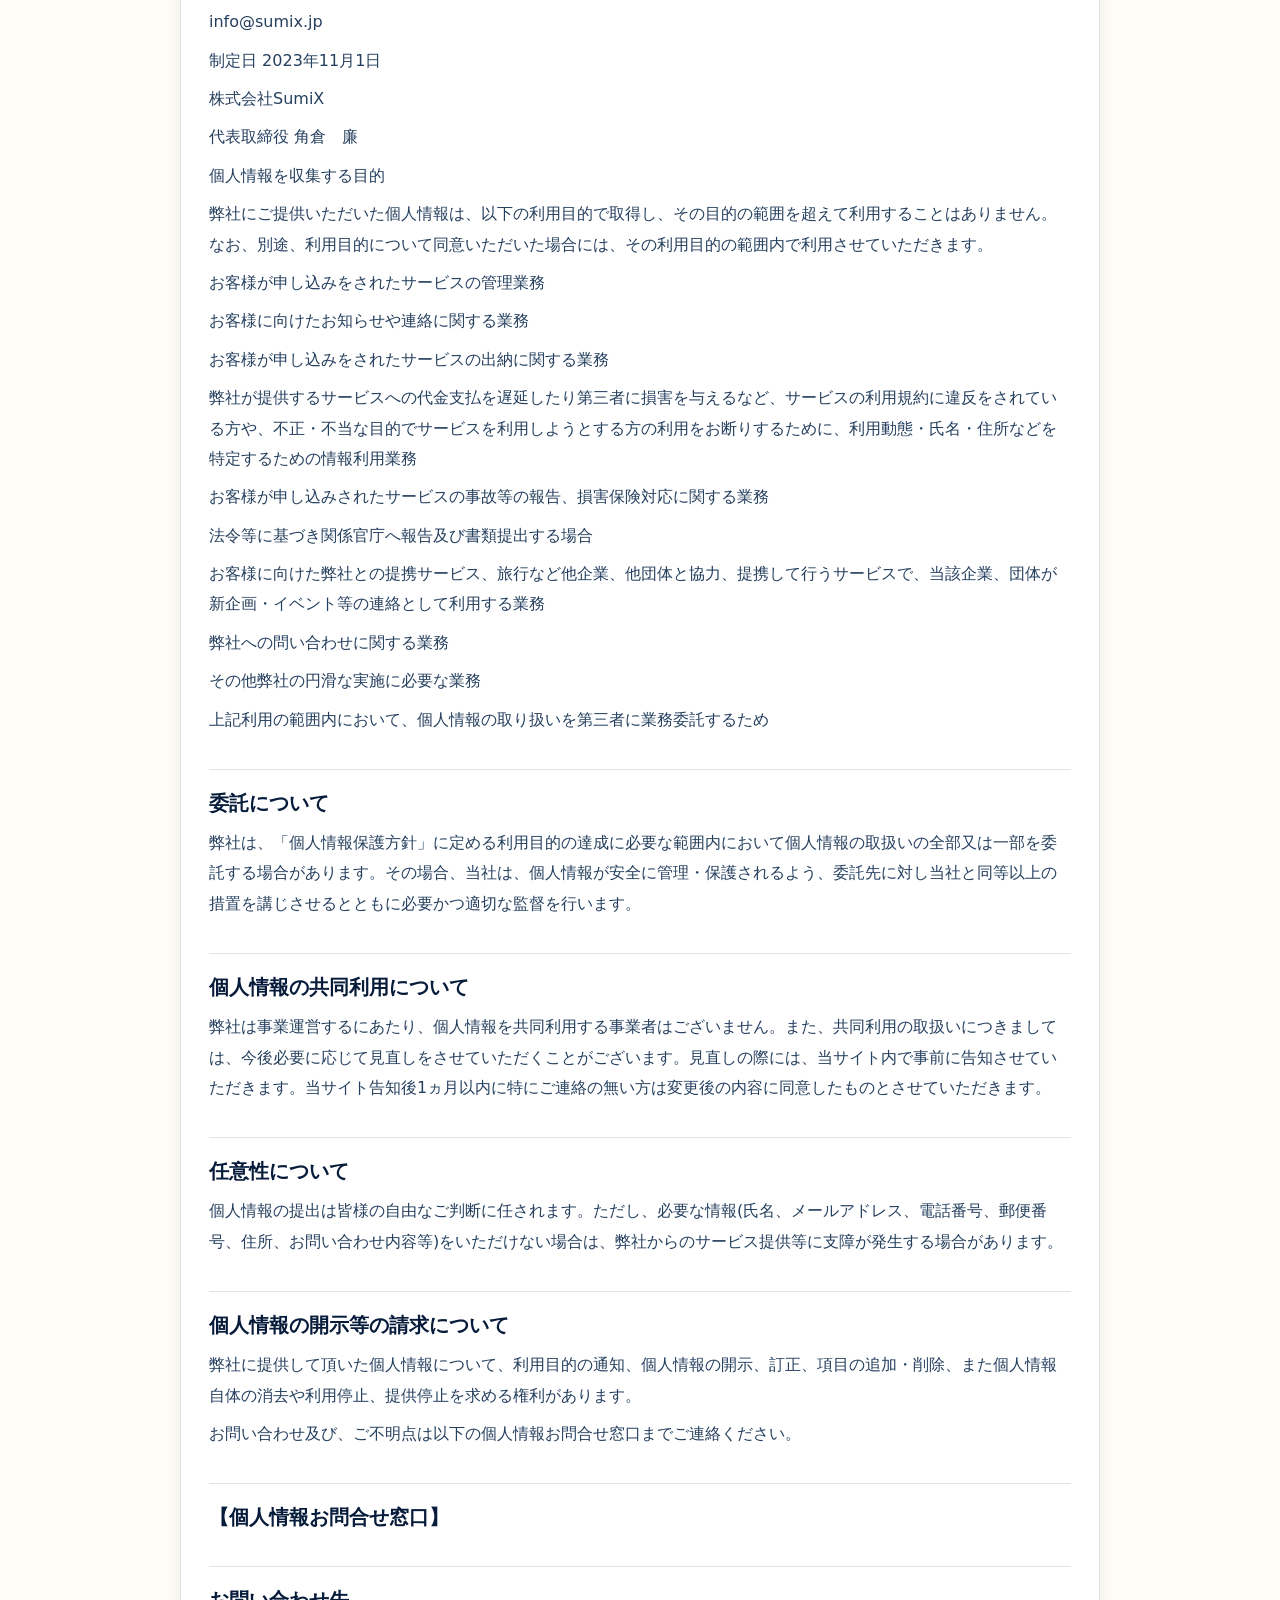
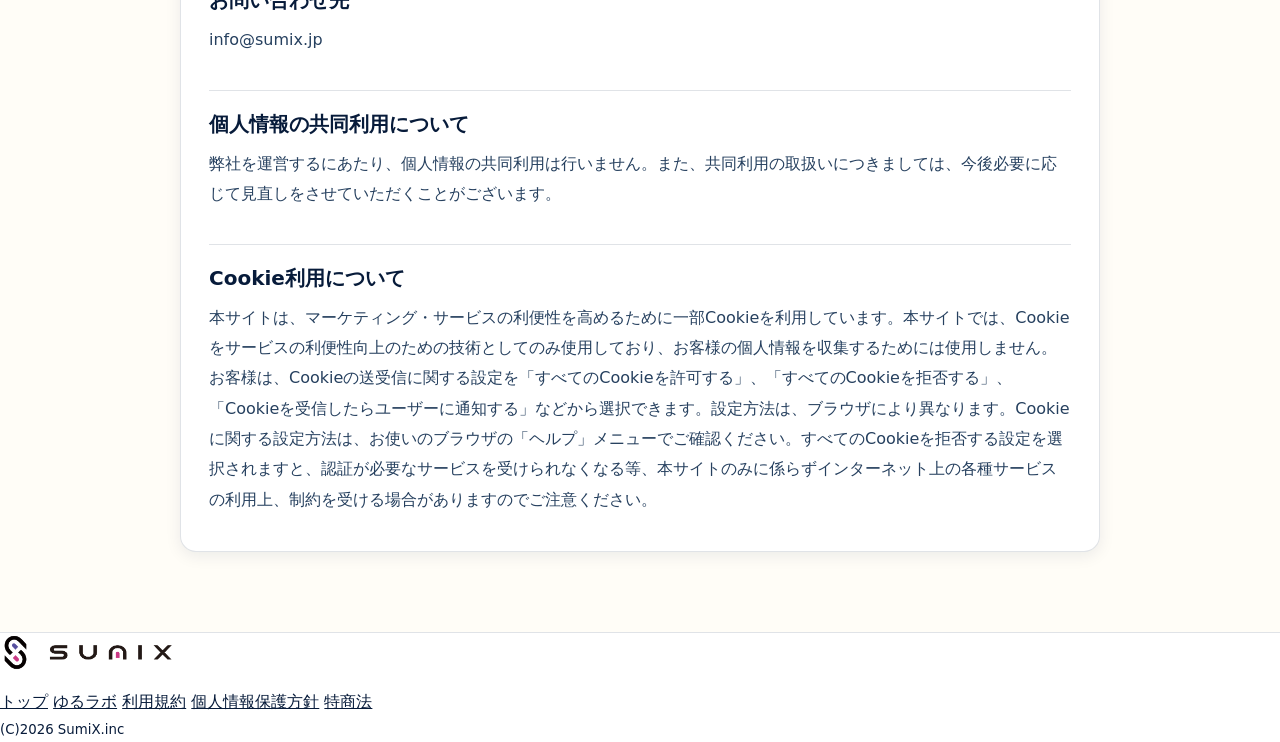
<file: yurulabo/privacy-policy/index.html>
<!doctype html>
<html lang="ja">
  <head>
    <meta charset="utf-8">
    <meta name="viewport" content="width=device-width, initial-scale=1">
    <title>個人情報保護方針 | 株式会社SumiX</title>
    <link rel="icon" href="../../favicon.ico" sizes="any">
    <link rel="icon" href="../../favicon.png" type="image/png">
    <link rel="apple-touch-icon" href="../../apple-touch-icon.png">
    <link rel="stylesheet" href="../../assets/css/styles.css">
  </head>
  <body class="page-simple legal-page">
    <header class="site-header is-scrolled" data-header>
      <a class="brand" href="../../index.html" aria-label="SumiX トップへ">
        <img class="brand-logo" src="../../assets/images/sumix-card-logo.png" alt="SumiX">
      </a>
      <button class="menu-button" type="button" aria-expanded="false" aria-controls="site-nav" data-menu-button>
        <span></span><span></span><span></span><span class="sr-only">メニュー</span>
      </button>
      <nav class="site-nav" id="site-nav" data-nav>
        <a href="../../index.html#business">事業</a>
        <a href="../../yurulabo/">ゆるラボ</a>
        <a href="../../index.html#topics">ニュース</a>
        <a href="../../index.html#company">会社概要</a>
        <a class="nav-cta" href="../../index.html#contact">相談する</a>
      </nav>
    </header>
    <main class="simple-main legal-main">
      <p class="eyebrow">Privacy policy</p>
      <h1>個人情報保護方針</h1>
      <p class="legal-lead">株式会社SumiXの個人情報の取得、利用、委託、開示請求、Cookie利用等に関する方針です。</p>
      <div class="legal-nav-inline">
        <a href="../../yurulabo/">ゆるラボ詳細</a>
        <a href="../../yurulabo/terms/">利用規約</a>
        <a href="../../yurulabo/privacy-policy/">個人情報保護方針</a>
        <a href="../../home/tokutei/">特商法</a>
      </div>
      <article class="legal-document">
          <p>株式会社SumiX（以下、「弊社」という）は、当サイト及び事業運営にあたり、個人情報を取り扱っています。</p>
          <p>そこで弊社では、この個人情報保護方針に基づき、運営にかかわる全ての従業員が一体となって、個人情報の適切な取り扱いを実現いたします。</p>
          <h2>個人情報の取得・利用・提供について</h2>
          <p>弊社は、適切に個人情報を取得するとともに、利用目的の達成に必要な範囲内で取扱い、取得時の利用目的を超えた個人情報の利用はいたしません。また個人情報を本人の同意なくして第三者に提供をいたしません。</p>
          <h2>法令等の遵守について</h2>
          <p>弊社は、個人情報保護法等の個人情報の取扱いに関する法令、同法関連ガイドライン等の国が定める指針、その他の規範を遵守します。</p>
          <h2>個人情報保護のための安全対策の実施について</h2>
          <p>弊社は、個人情報の滅失、破壊、改ざん、毀損、漏洩等の予防を徹底するため、情報システムのセキュリティ管理の実施、従業者への教育等を通じて、適切かつ合理的なレベルの安全対策を導入して個人情報保護に努めます。また、個人情報の取扱い業務を委託する場合は、弊社の個人情報保護に関する安全基準に基づいて、安全性を確認した委託先に限定することとします。弊社は、個人情報に関わる事故が発生した場合にも、被害の拡大を防止し事態を収束する措置を速やかに講じるのみならず、事故発生の原因分析による問題点の抽出および解消し、再発を防止する措置を講じる体制を整備しています。</p>
          <p>個人情報の取り扱いに関する苦情及び相談</p>
          <p>弊社は、個人情報の取り扱いに関する苦情、相談等に関する窓口として「個人情報お問合せ窓口」を設置し、遅滞なく、速やかに対応を行います。</p>
          <h2>点検・継続的改善について</h2>
          <p>弊社は、社会情勢の変化や情報技術の進歩等に対応し、また弊社の運営環境を鑑み、定期的に方針の内容及び運用状況を確認し、見直して改善を行います。弊社は、以上の方針のもと個人情報を保護することを宣言いたします。</p>
          <h2>【個人情報お問合せ窓口】</h2>
          <h2>お問い合わせ先</h2>
          <p>info@sumix.jp</p>
          <p>制定日 2023年11月1日</p>
          <p>株式会社SumiX</p>
          <p>代表取締役 角倉　廉</p>
          <p>個人情報を収集する目的</p>
          <p>弊社にご提供いただいた個人情報は、以下の利用目的で取得し、その目的の範囲を超えて利用することはありません。なお、別途、利用目的について同意いただいた場合には、その利用目的の範囲内で利用させていただきます。</p>
          <p>お客様が申し込みをされたサービスの管理業務</p>
          <p>お客様に向けたお知らせや連絡に関する業務</p>
          <p>お客様が申し込みをされたサービスの出納に関する業務</p>
          <p>弊社が提供するサービスへの代金支払を遅延したり第三者に損害を与えるなど、サービスの利用規約に違反をされている方や、不正・不当な目的でサービスを利用しようとする方の利用をお断りするために、利用動態・氏名・住所などを特定するための情報利用業務</p>
          <p>お客様が申し込みされたサービスの事故等の報告、損害保険対応に関する業務</p>
          <p>法令等に基づき関係官庁へ報告及び書類提出する場合</p>
          <p>お客様に向けた弊社との提携サービス、旅行など他企業、他団体と協力、提携して行うサービスで、当該企業、団体が新企画・イベント等の連絡として利用する業務</p>
          <p>弊社への問い合わせに関する業務</p>
          <p>その他弊社の円滑な実施に必要な業務</p>
          <p>上記利用の範囲内において、個人情報の取り扱いを第三者に業務委託するため</p>
          <h2>委託について</h2>
          <p>弊社は、「個人情報保護方針」に定める利用目的の達成に必要な範囲内において個人情報の取扱いの全部又は一部を委託する場合があります。その場合、当社は、個人情報が安全に管理・保護されるよう、委託先に対し当社と同等以上の措置を講じさせるとともに必要かつ適切な監督を行います。</p>
          <h2>個人情報の共同利用について</h2>
          <p>弊社は事業運営するにあたり、個人情報を共同利用する事業者はございません。また、共同利用の取扱いにつきましては、今後必要に応じて見直しをさせていただくことがございます。見直しの際には、当サイト内で事前に告知させていただきます。当サイト告知後1ヵ月以内に特にご連絡の無い方は変更後の内容に同意したものとさせていただきます。</p>
          <h2>任意性について</h2>
          <p>個人情報の提出は皆様の自由なご判断に任されます。ただし、必要な情報(氏名、メールアドレス、電話番号、郵便番号、住所、お問い合わせ内容等)をいただけない場合は、弊社からのサービス提供等に支障が発生する場合があります。</p>
          <h2>個人情報の開示等の請求について</h2>
          <p>弊社に提供して頂いた個人情報について、利用目的の通知、個人情報の開示、訂正、項目の追加・削除、また個人情報自体の消去や利用停止、提供停止を求める権利があります。</p>
          <p>お問い合わせ及び、ご不明点は以下の個人情報お問合せ窓口までご連絡ください。</p>
          <h2>【個人情報お問合せ窓口】</h2>
          <h2>お問い合わせ先</h2>
          <p>info@sumix.jp</p>
          <h2>個人情報の共同利用について</h2>
          <p>弊社を運営するにあたり、個人情報の共同利用は行いません。また、共同利用の取扱いにつきましては、今後必要に応じて見直しをさせていただくことがございます。</p>
          <h2>Cookie利用について</h2>
          <p>本サイトは、マーケティング・サービスの利便性を高めるために一部Cookieを利用しています。本サイトでは、Cookieをサービスの利便性向上のための技術としてのみ使用しており、お客様の個人情報を収集するためには使用しません。お客様は、Cookieの送受信に関する設定を「すべてのCookieを許可する」、「すべてのCookieを拒否する」、「Cookieを受信したらユーザーに通知する」などから選択できます。設定方法は、ブラウザにより異なります。Cookieに関する設定方法は、お使いのブラウザの「ヘルプ」メニューでご確認ください。すべてのCookieを拒否する設定を選択されますと、認証が必要なサービスを受けられなくなる等、本サイトのみに係らずインターネット上の各種サービスの利用上、制約を受ける場合がありますのでご注意ください。</p>
      </article>
    </main>

    <footer class="site-footer legal-footer">
      <div class="footer-brand">
        <img class="brand-logo" src="../../assets/images/sumix-card-logo.png" alt="SumiX">
      </div>
      <nav aria-label="フッターナビゲーション">
        <a href="../../index.html">トップ</a>
        <a href="../../yurulabo/">ゆるラボ</a>
        <a href="../../yurulabo/terms/">利用規約</a>
        <a href="../../yurulabo/privacy-policy/">個人情報保護方針</a>
        <a href="../../home/tokutei/">特商法</a>
      </nav>
      <small>(C)2026 SumiX.inc</small>
    </footer>
    <script src="../../assets/js/main.js" defer></script>
  </body>
</html>
</file>
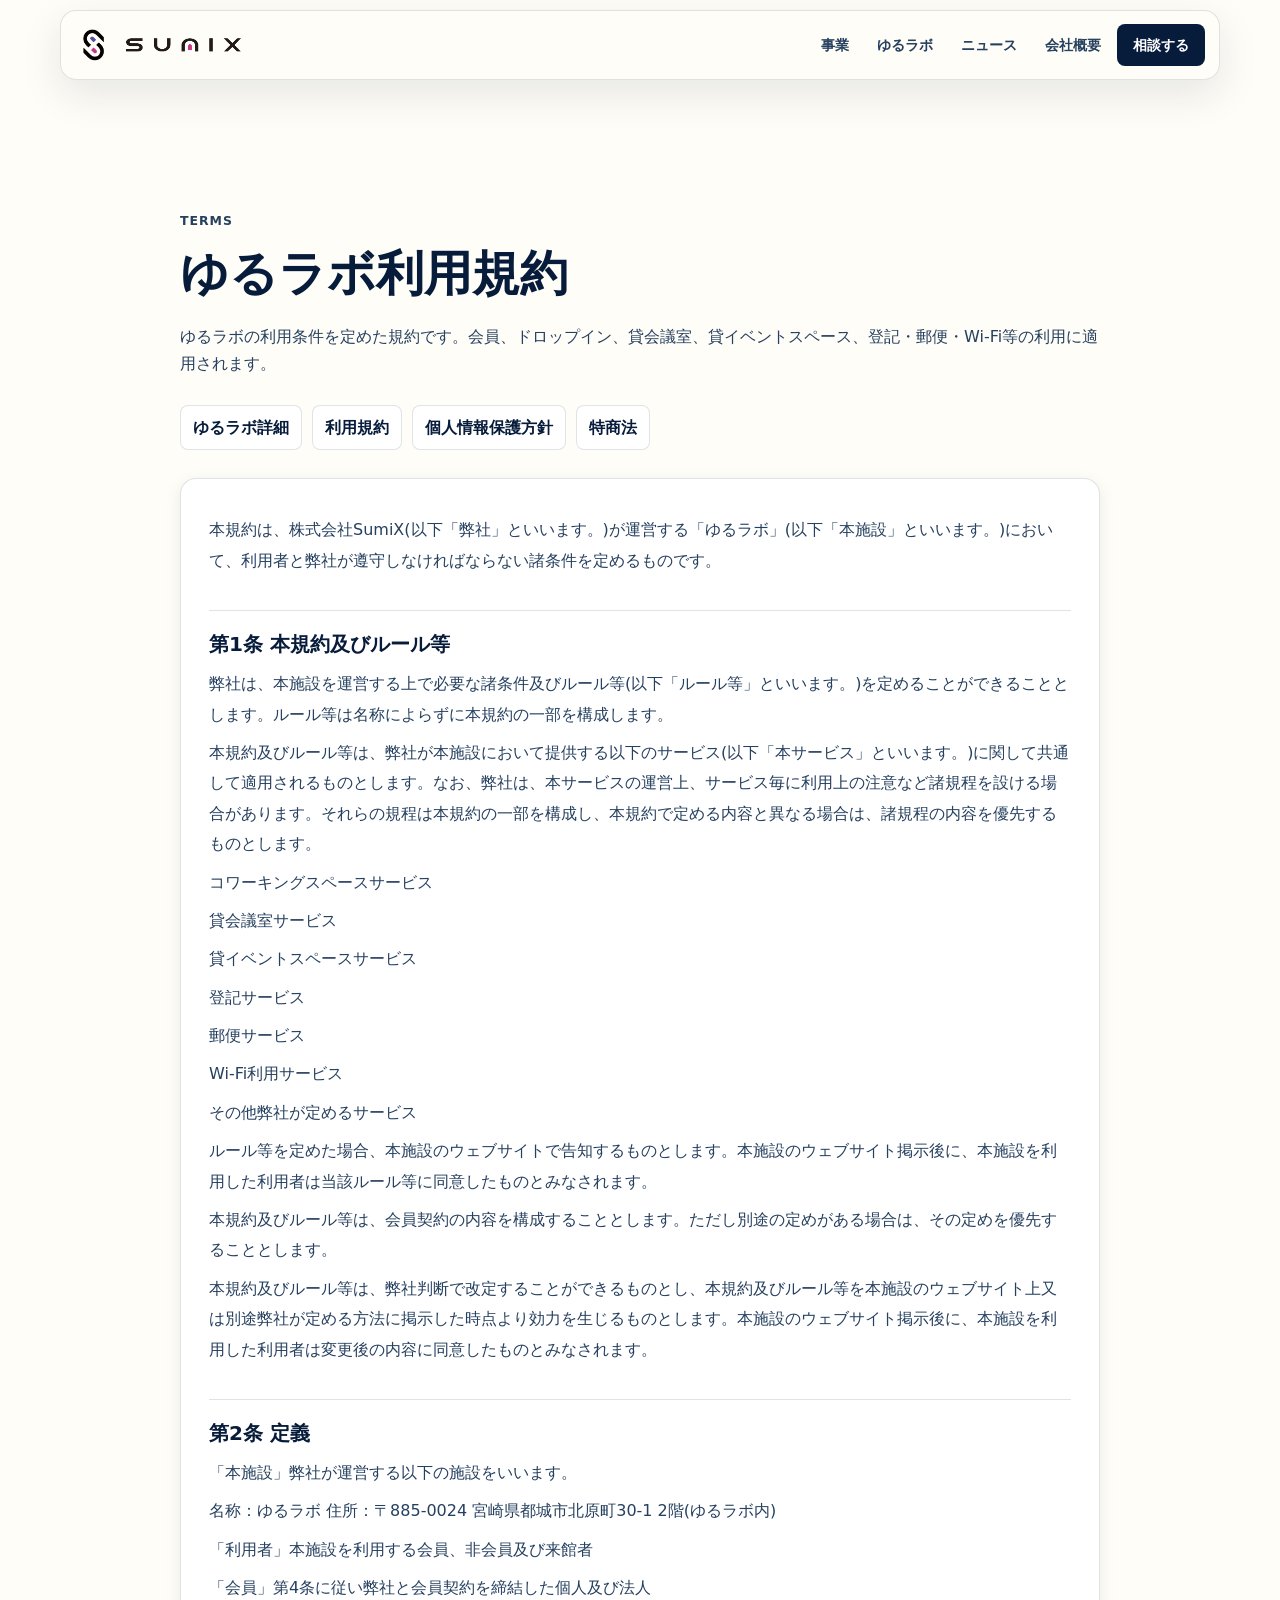
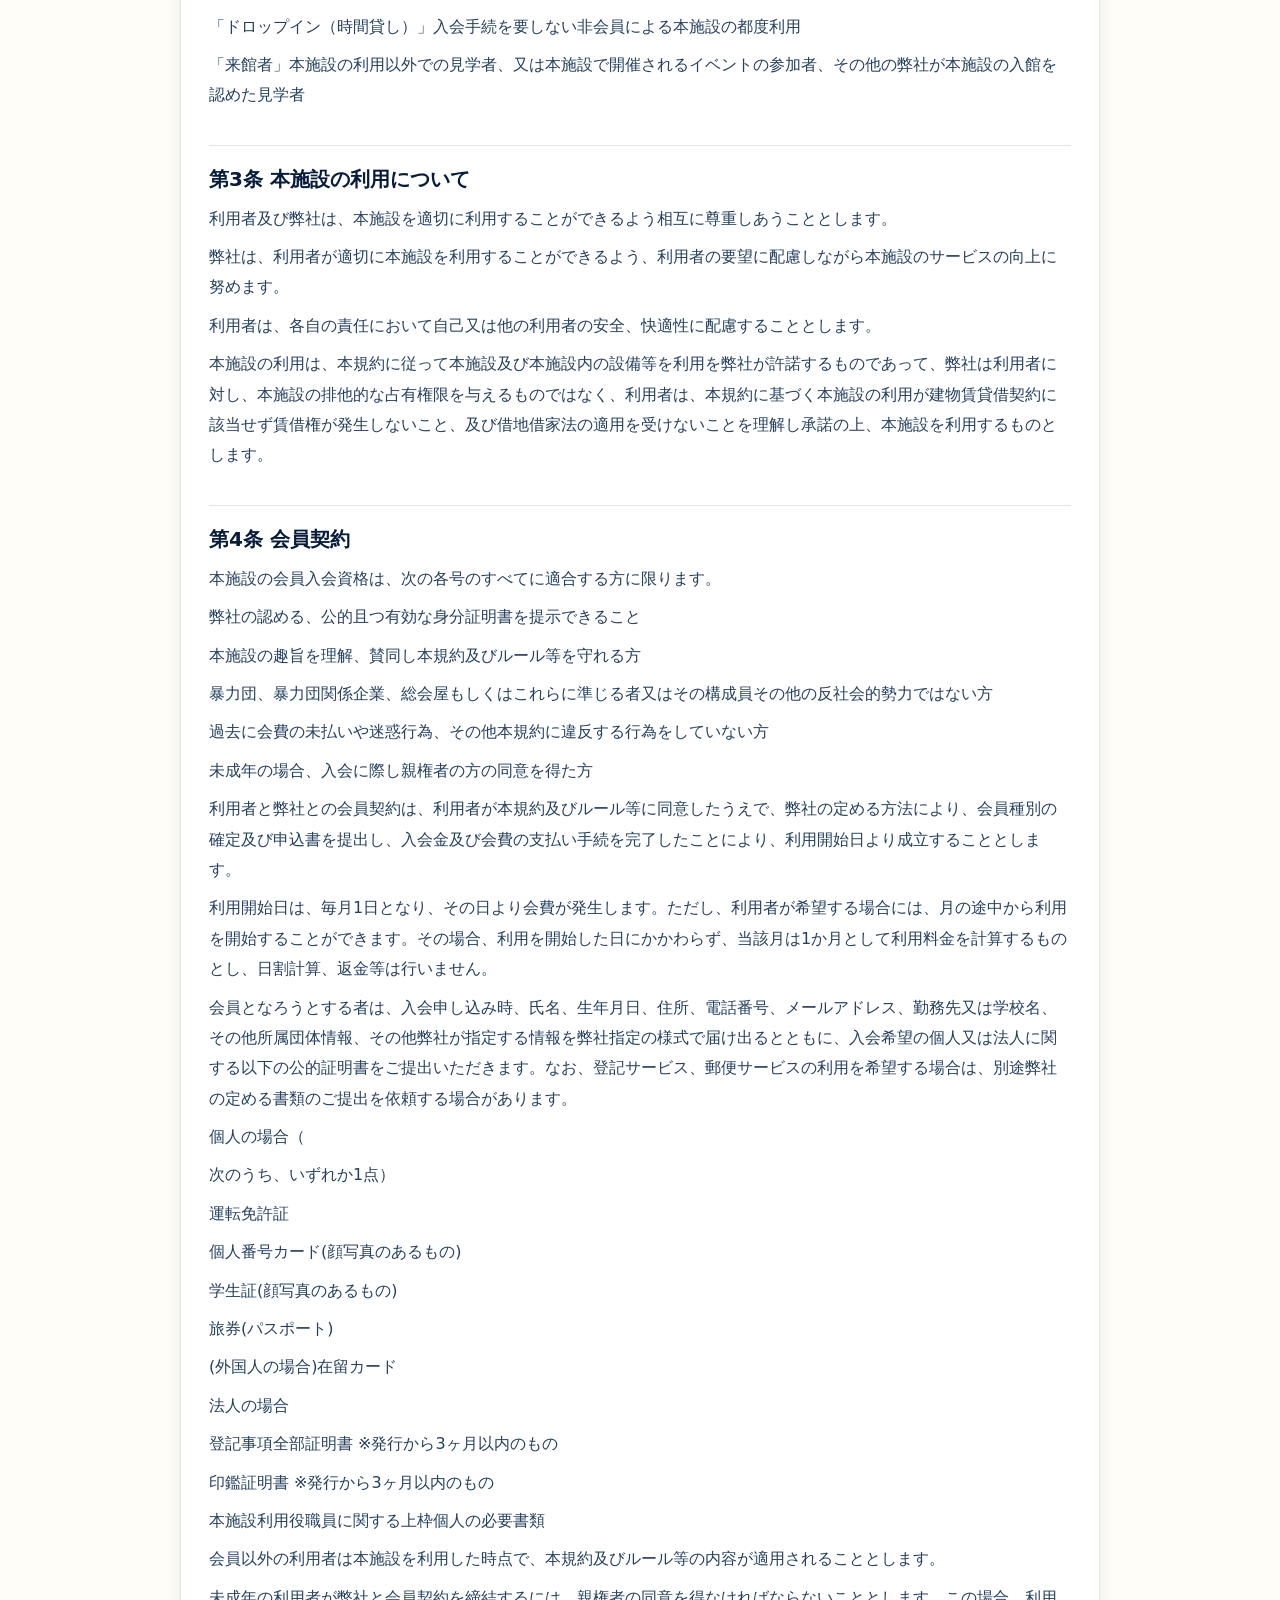
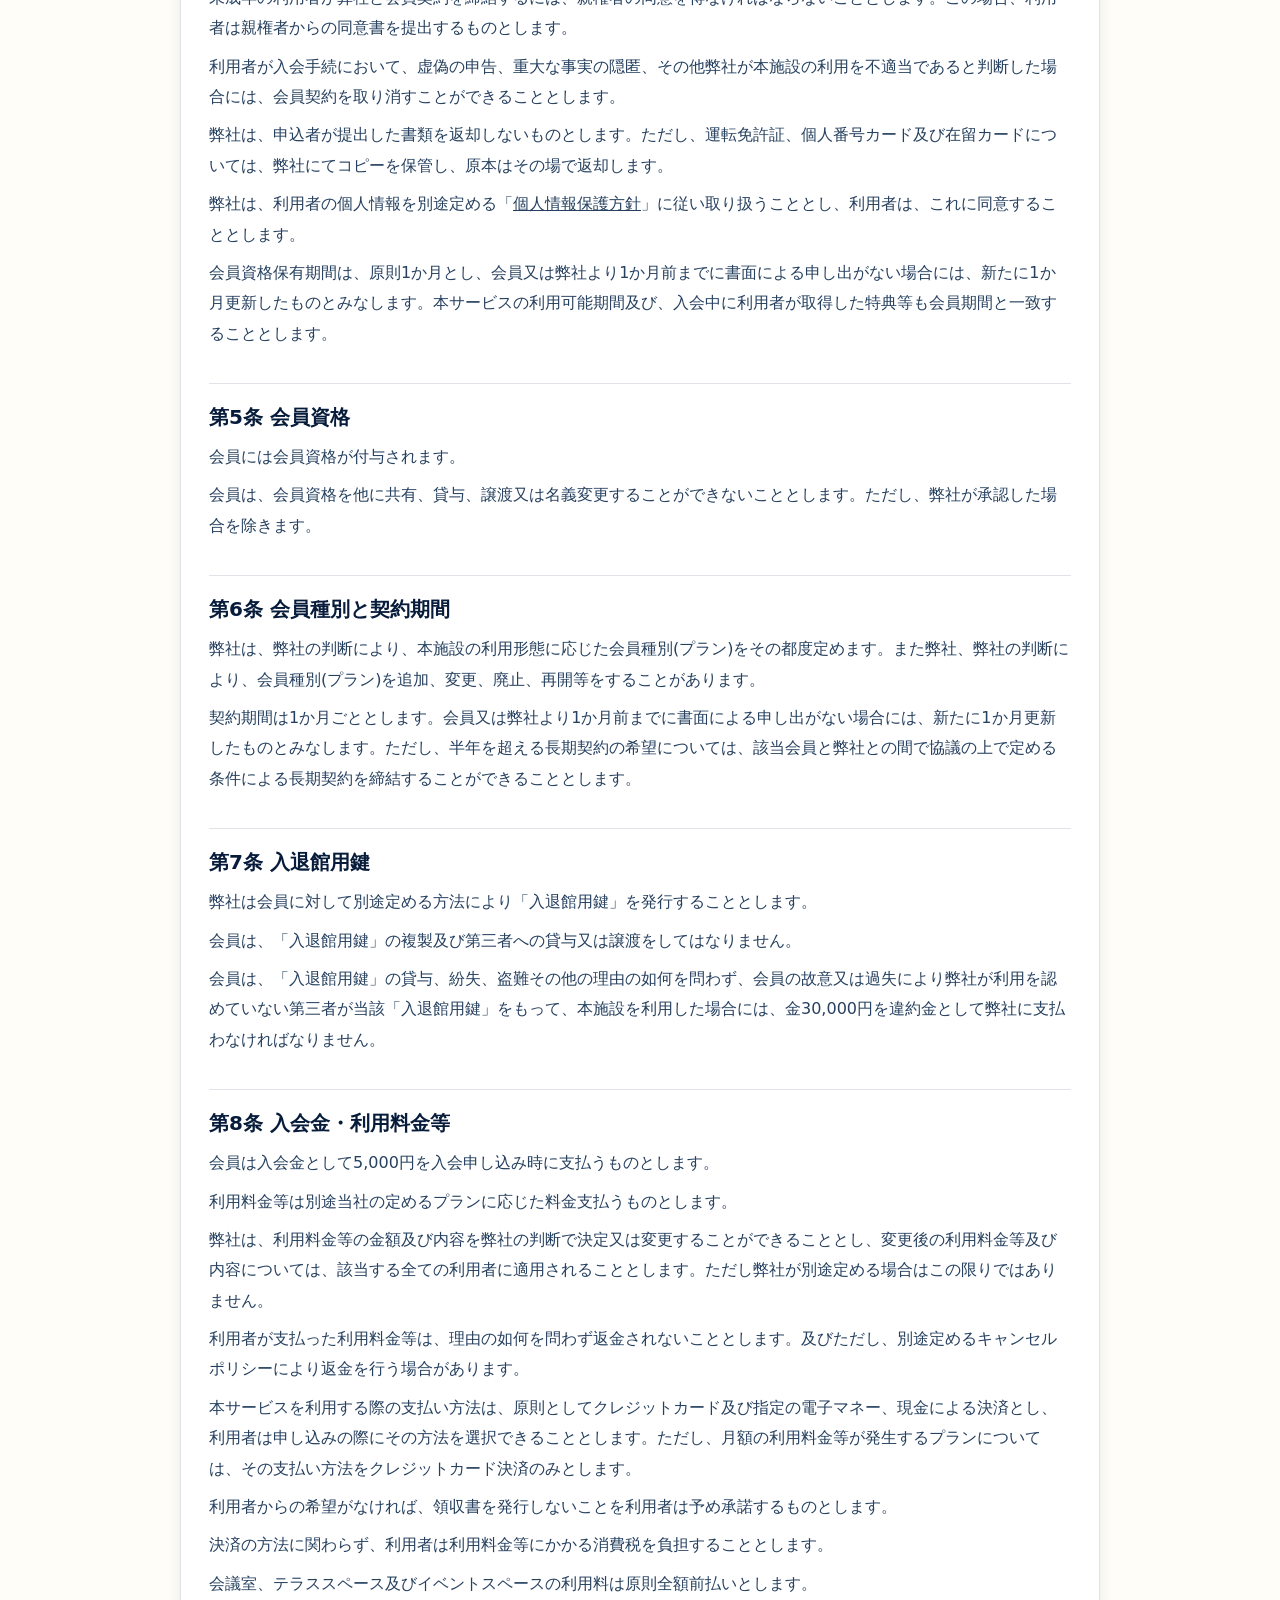
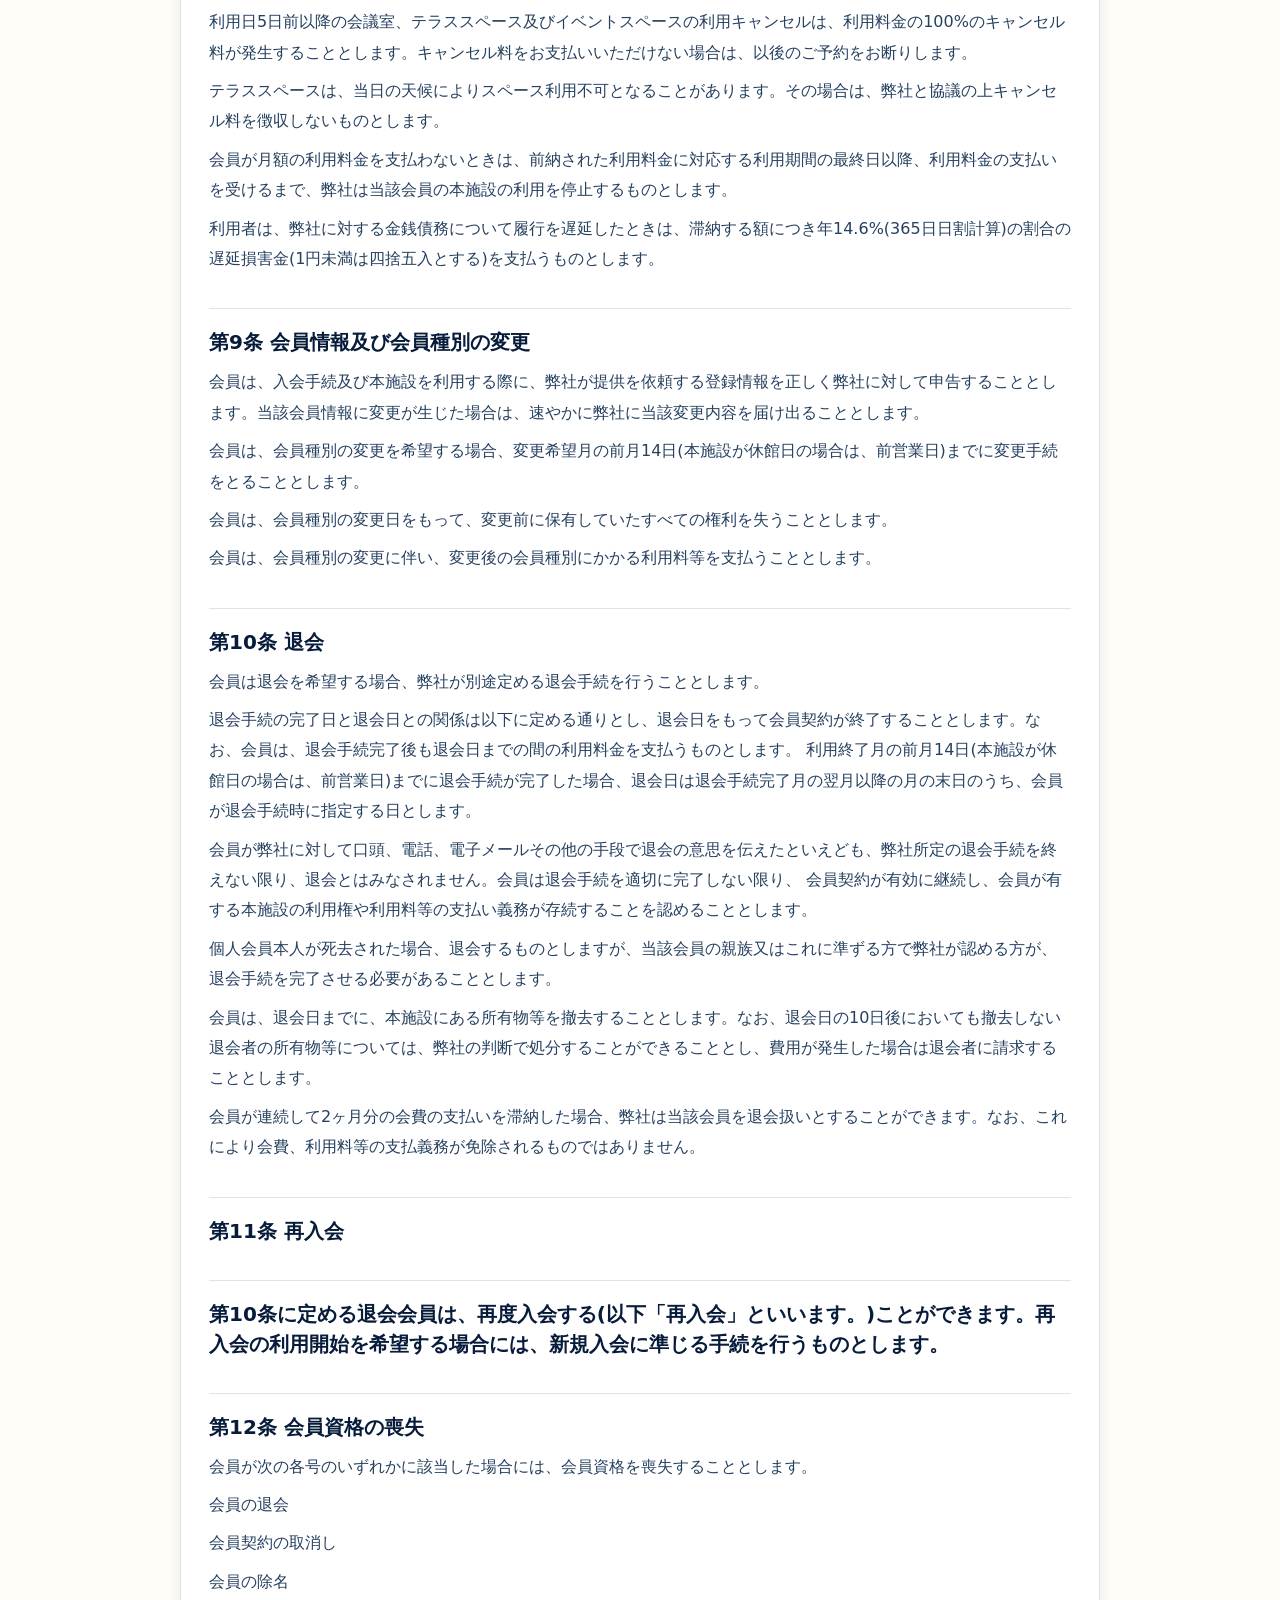
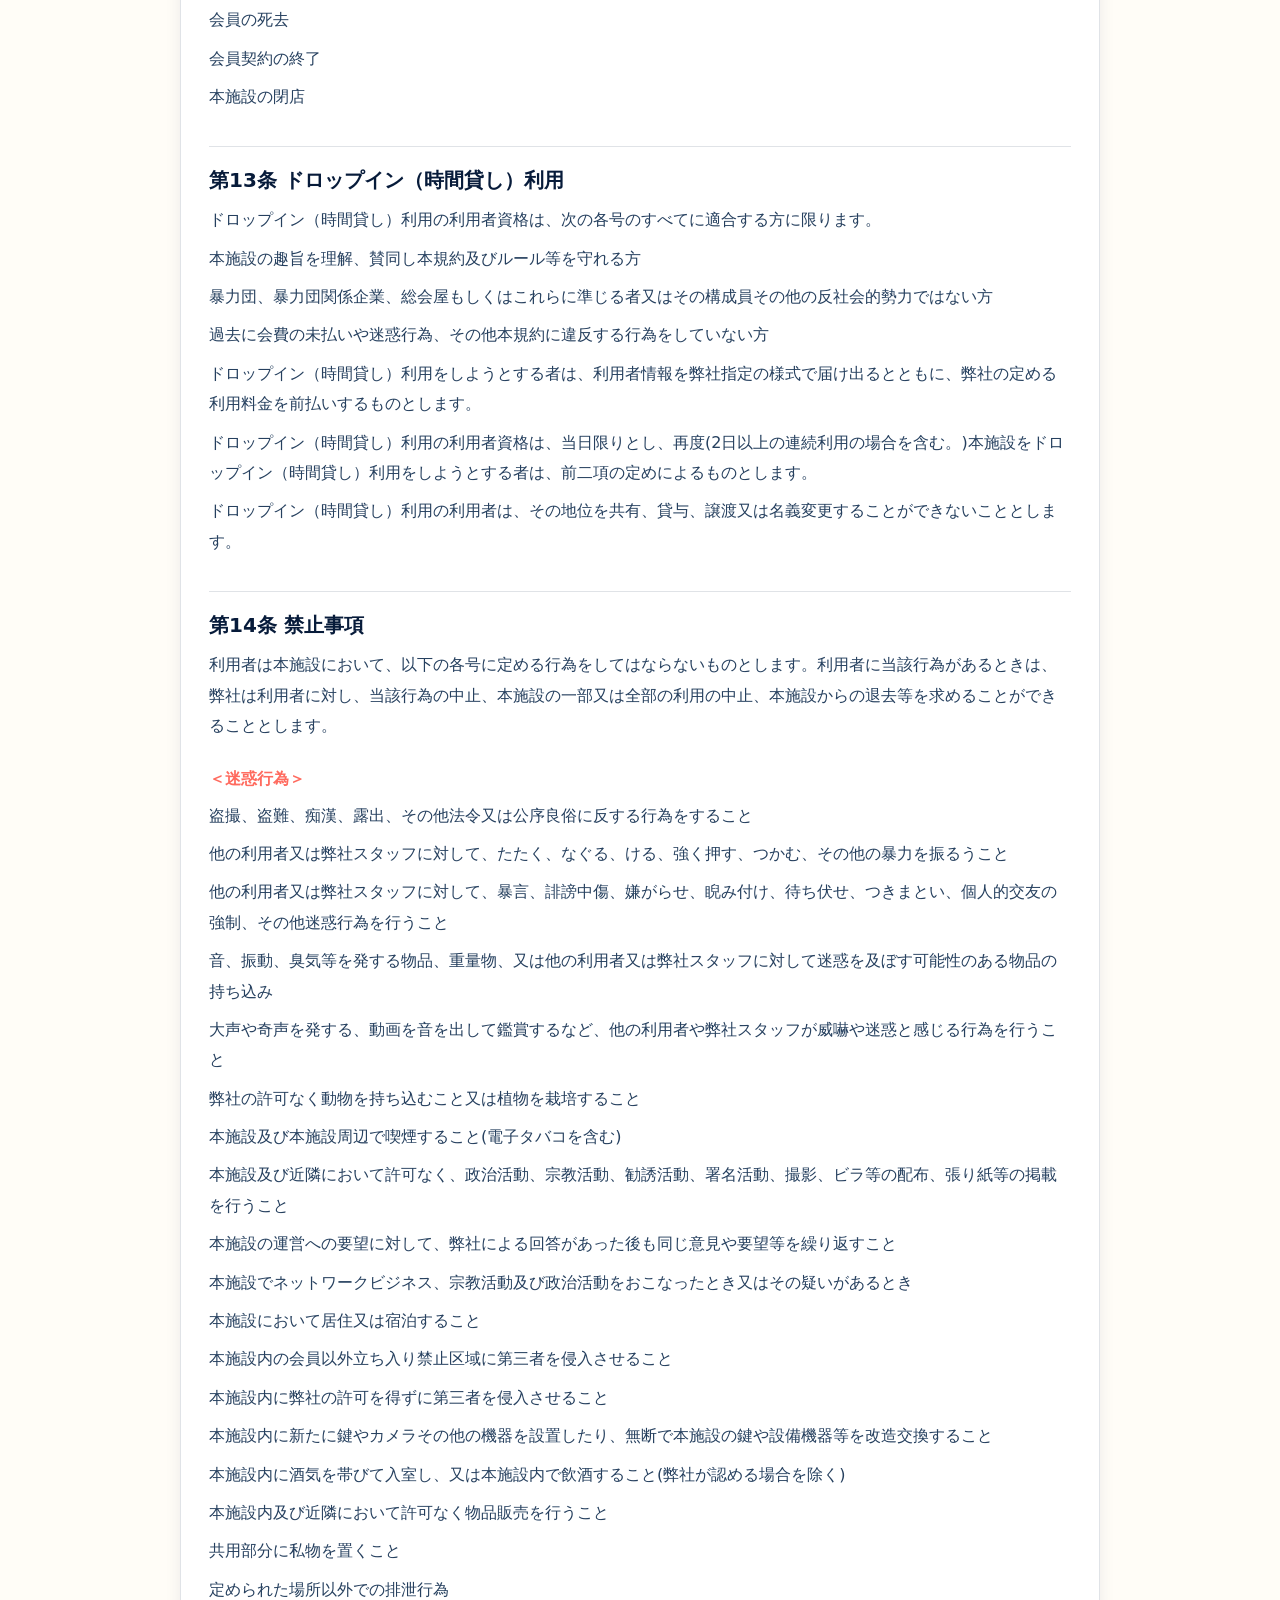
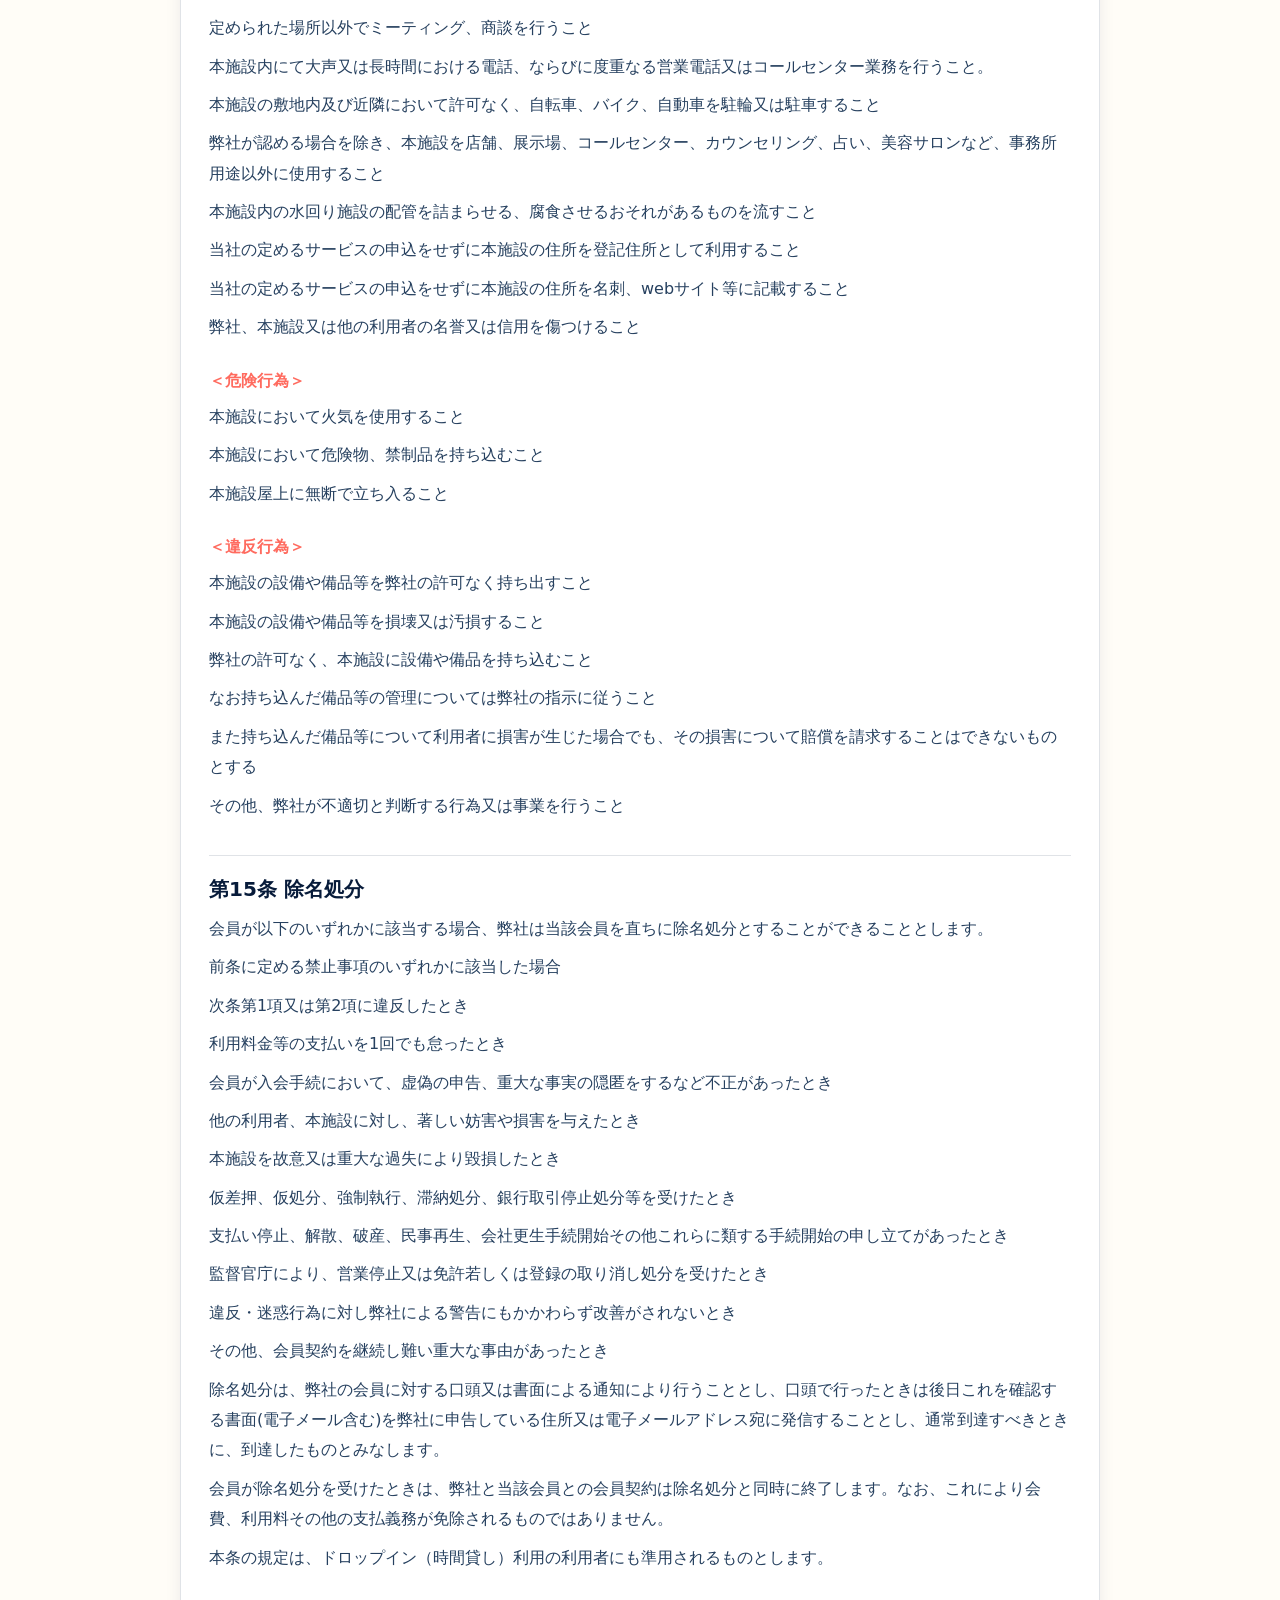
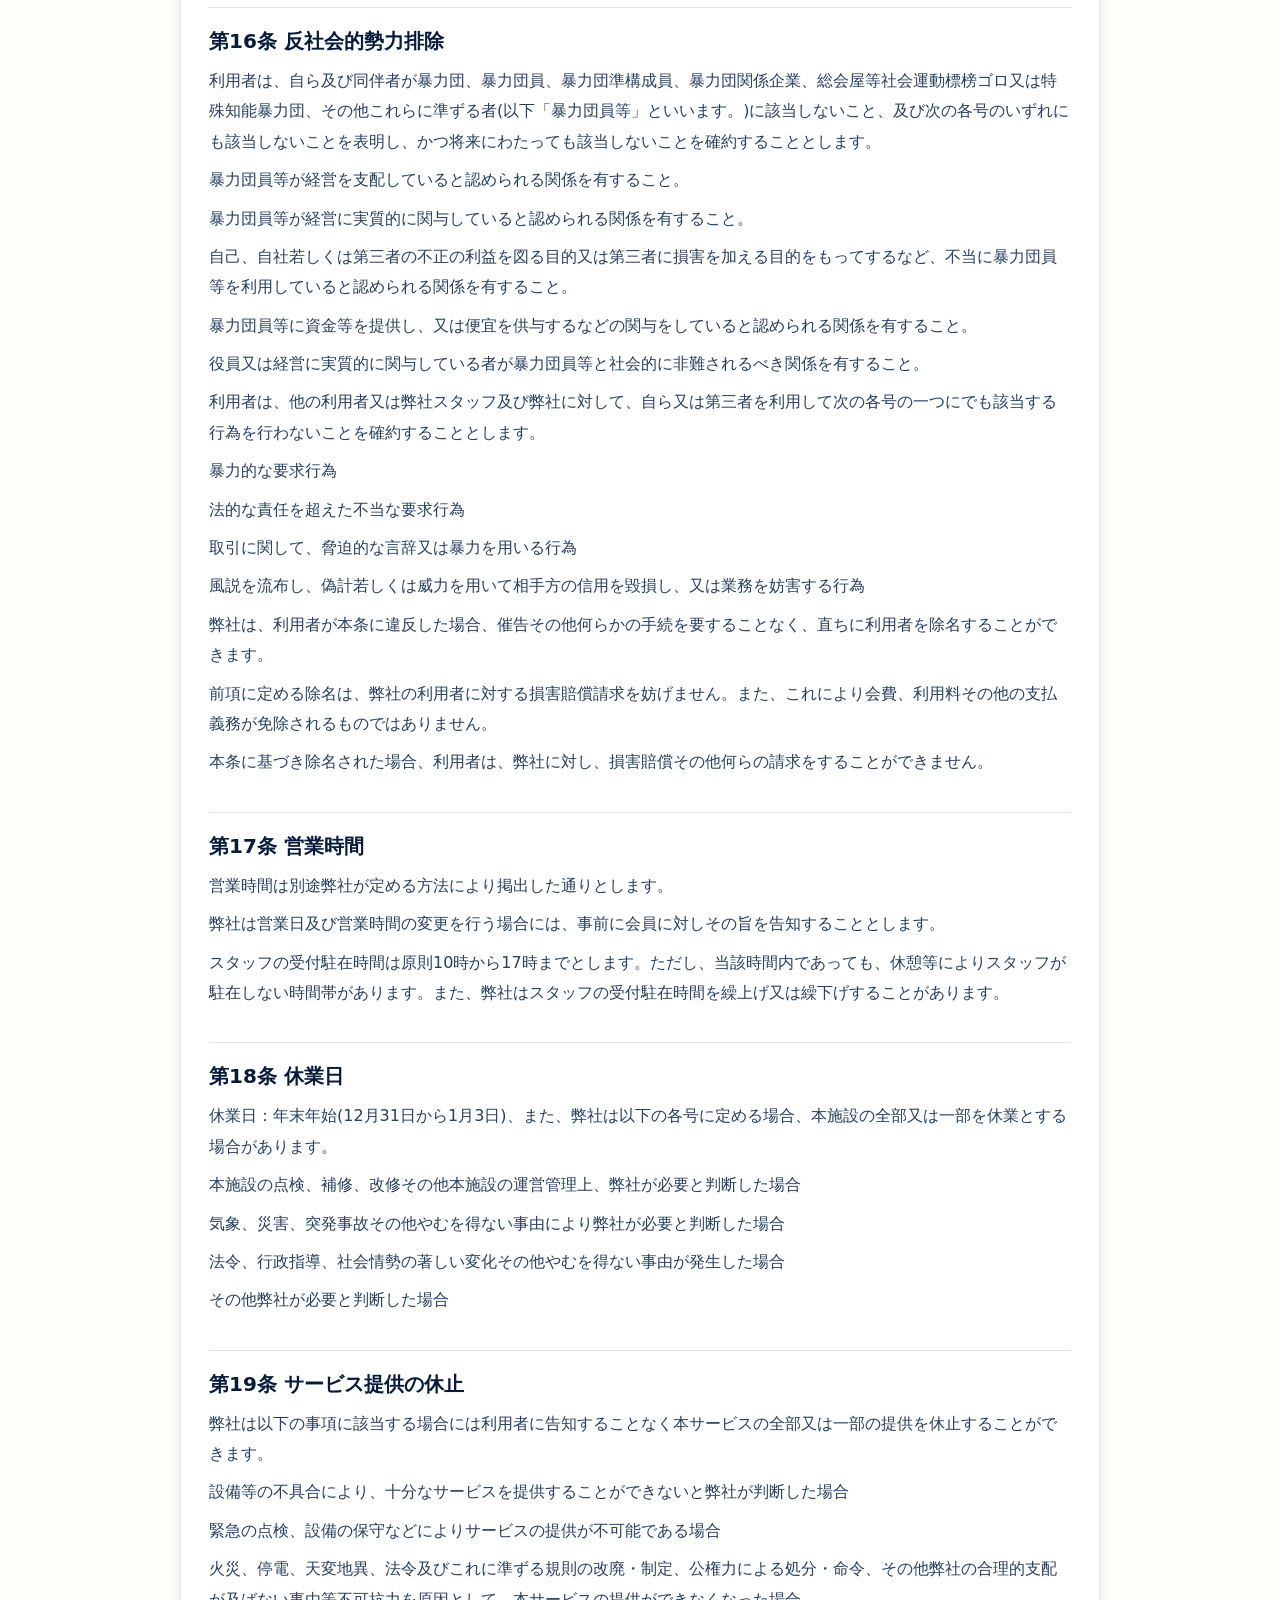
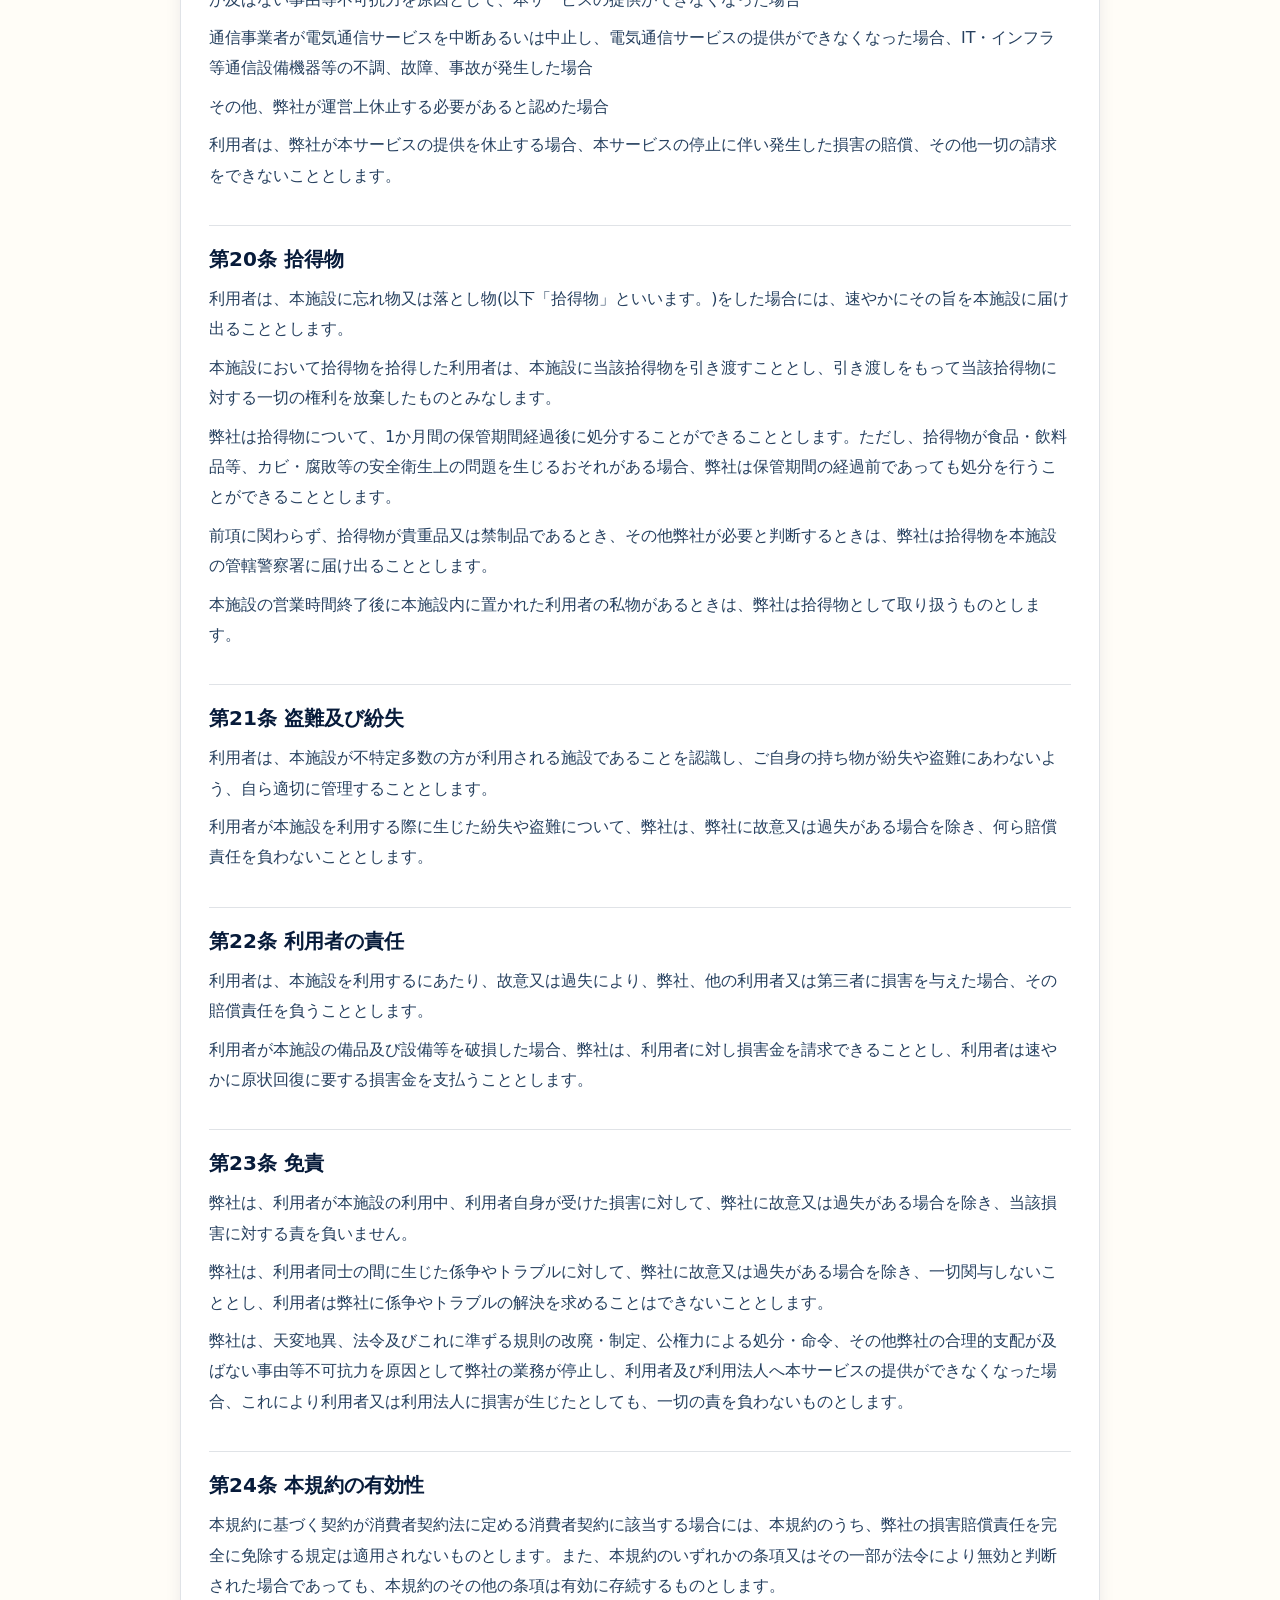
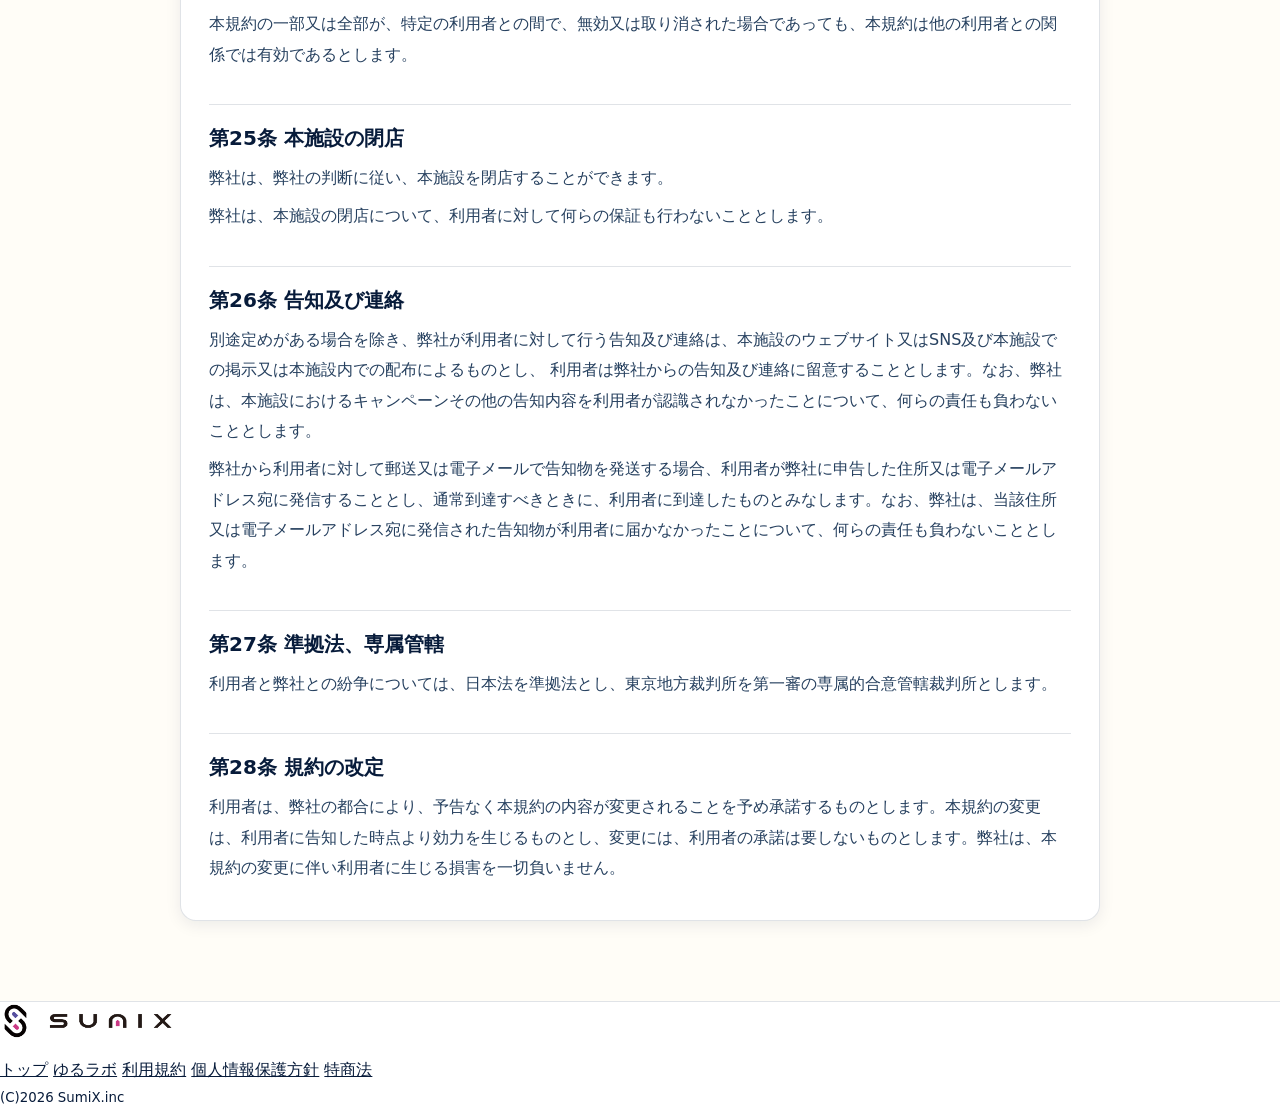
<file: yurulabo/terms/index.html>
<!doctype html>
<html lang="ja">
  <head>
    <meta charset="utf-8">
    <meta name="viewport" content="width=device-width, initial-scale=1">
    <title>ゆるラボ利用規約 | 株式会社SumiX</title>
    <link rel="icon" href="../../favicon.ico" sizes="any">
    <link rel="icon" href="../../favicon.png" type="image/png">
    <link rel="apple-touch-icon" href="../../apple-touch-icon.png">
    <link rel="stylesheet" href="../../assets/css/styles.css">
  </head>
  <body class="page-simple legal-page">
    <header class="site-header is-scrolled" data-header>
      <a class="brand" href="../../index.html" aria-label="SumiX トップへ">
        <img class="brand-logo" src="../../assets/images/sumix-card-logo.png" alt="SumiX">
      </a>
      <button class="menu-button" type="button" aria-expanded="false" aria-controls="site-nav" data-menu-button>
        <span></span><span></span><span></span><span class="sr-only">メニュー</span>
      </button>
      <nav class="site-nav" id="site-nav" data-nav>
        <a href="../../index.html#business">事業</a>
        <a href="../../yurulabo/">ゆるラボ</a>
        <a href="../../index.html#topics">ニュース</a>
        <a href="../../index.html#company">会社概要</a>
        <a class="nav-cta" href="../../index.html#contact">相談する</a>
      </nav>
    </header>
    <main class="simple-main legal-main">
      <p class="eyebrow">Terms</p>
      <h1>ゆるラボ利用規約</h1>
      <p class="legal-lead">ゆるラボの利用条件を定めた規約です。会員、ドロップイン、貸会議室、貸イベントスペース、登記・郵便・Wi-Fi等の利用に適用されます。</p>
      <div class="legal-nav-inline">
        <a href="../../yurulabo/">ゆるラボ詳細</a>
        <a href="../../yurulabo/terms/">利用規約</a>
        <a href="../../yurulabo/privacy-policy/">個人情報保護方針</a>
        <a href="../../home/tokutei/">特商法</a>
      </div>
      <article class="legal-document">
          <p>本規約は、株式会社SumiX(以下「弊社」といいます。)が運営する「ゆるラボ」(以下「本施設」といいます。)において、利用者と弊社が遵守しなければならない諸条件を定めるものです。</p>
          <h2>第1条 本規約及びルール等</h2>
          <p>弊社は、本施設を運営する上で必要な諸条件及びルール等(以下「ルール等」といいます。)を定めることができることとします。ルール等は名称によらずに本規約の一部を構成します。</p>
          <p>本規約及びルール等は、弊社が本施設において提供する以下のサービス(以下「本サービス」といいます。)に関して共通して適用されるものとします。なお、弊社は、本サービスの運営上、サービス毎に利用上の注意など諸規程を設ける場合があります。それらの規程は本規約の一部を構成し、本規約で定める内容と異なる場合は、諸規程の内容を優先するものとします。</p>
          <p>コワーキングスペースサービス</p>
          <p>貸会議室サービス</p>
          <p>貸イベントスペースサービス</p>
          <p>登記サービス</p>
          <p>郵便サービス</p>
          <p>Wi-Fi利用サービス</p>
          <p>その他弊社が定めるサービス</p>
          <p>ルール等を定めた場合、本施設のウェブサイトで告知するものとします。本施設のウェブサイト掲示後に、本施設を利用した利用者は当該ルール等に同意したものとみなされます。</p>
          <p>本規約及びルール等は、会員契約の内容を構成することとします。ただし別途の定めがある場合は、その定めを優先することとします。</p>
          <p>本規約及びルール等は、弊社判断で改定することができるものとし、本規約及びルール等を本施設のウェブサイト上又は別途弊社が定める方法に掲示した時点より効力を生じるものとします。本施設のウェブサイト掲示後に、本施設を利用した利用者は変更後の内容に同意したものとみなされます。</p>
          <h2>第2条 定義</h2>
          <p>「本施設」弊社が運営する以下の施設をいいます。</p>
          <p>名称：ゆるラボ 住所：〒885-0024 宮崎県都城市北原町30-1 2階(ゆるラボ内)</p>
          <p>「利用者」本施設を利用する会員、非会員及び来館者</p>
          <p>「会員」第4条に従い弊社と会員契約を締結した個人及び法人</p>
          <p>「ドロップイン（時間貸し）」入会手続を要しない非会員による本施設の都度利用</p>
          <p>「来館者」本施設の利用以外での見学者、又は本施設で開催されるイベントの参加者、その他の弊社が本施設の入館を認めた見学者</p>
          <h2>第3条 本施設の利用について</h2>
          <p>利用者及び弊社は、本施設を適切に利用することができるよう相互に尊重しあうこととします。</p>
          <p>弊社は、利用者が適切に本施設を利用することができるよう、利用者の要望に配慮しながら本施設のサービスの向上に努めます。</p>
          <p>利用者は、各自の責任において自己又は他の利用者の安全、快適性に配慮することとします。</p>
          <p>本施設の利用は、本規約に従って本施設及び本施設内の設備等を利用を弊社が許諾するものであって、弊社は利用者に対し、本施設の排他的な占有権限を与えるものではなく、利用者は、本規約に基づく本施設の利用が建物賃貸借契約に該当せず賃借権が発生しないこと、及び借地借家法の適用を受けないことを理解し承諾の上、本施設を利用するものとします。</p>
          <h2>第4条 会員契約</h2>
          <p>本施設の会員入会資格は、次の各号のすべてに適合する方に限ります。</p>
          <p>弊社の認める、公的且つ有効な身分証明書を提示できること</p>
          <p>本施設の趣旨を理解、賛同し本規約及びルール等を守れる方</p>
          <p>暴力団、暴力団関係企業、総会屋もしくはこれらに準じる者又はその構成員その他の反社会的勢力ではない方</p>
          <p>過去に会費の未払いや迷惑行為、その他本規約に違反する行為をしていない方</p>
          <p>未成年の場合、入会に際し親権者の方の同意を得た方</p>
          <p>利用者と弊社との会員契約は、利用者が本規約及びルール等に同意したうえで、弊社の定める方法により、会員種別の確定及び申込書を提出し、入会金及び会費の支払い手続を完了したことにより、利用開始日より成立することとします。</p>
          <p>利用開始日は、毎月1日となり、その日より会費が発生します。ただし、利用者が希望する場合には、月の途中から利用を開始することができます。その場合、利用を開始した日にかかわらず、当該月は1か月として利用料金を計算するものとし、日割計算、返金等は行いません。</p>
          <p>会員となろうとする者は、入会申し込み時、氏名、生年月日、住所、電話番号、メールアドレス、勤務先又は学校名、その他所属団体情報、その他弊社が指定する情報を弊社指定の様式で届け出るとともに、入会希望の個人又は法人に関する以下の公的証明書をご提出いただきます。なお、登記サービス、郵便サービスの利用を希望する場合は、別途弊社の定める書類のご提出を依頼する場合があります。</p>
          <p>個人の場合（</p>
          <p>次のうち、いずれか1点）</p>
          <p>運転免許証</p>
          <p>個人番号カード(顔写真のあるもの)</p>
          <p>学生証(顔写真のあるもの)</p>
          <p>旅券(パスポート)</p>
          <p>(外国人の場合)在留カード</p>
          <p>法人の場合</p>
          <p>登記事項全部証明書 ※発行から3ヶ月以内のもの</p>
          <p>印鑑証明書 ※発行から3ヶ月以内のもの</p>
          <p>本施設利用役職員に関する上枠個人の必要書類</p>
          <p>会員以外の利用者は本施設を利用した時点で、本規約及びルール等の内容が適用されることとします。</p>
          <p>未成年の利用者が弊社と会員契約を締結するには、親権者の同意を得なければならないこととします。この場合、利用者は親権者からの同意書を提出するものとします。</p>
          <p>利用者が入会手続において、虚偽の申告、重大な事実の隠匿、その他弊社が本施設の利用を不適当であると判断した場合には、会員契約を取り消すことができることとします。</p>
          <p>弊社は、申込者が提出した書類を返却しないものとします。ただし、運転免許証、個人番号カード及び在留カードについては、弊社にてコピーを保管し、原本はその場で返却します。</p>
          <p>弊社は、利用者の個人情報を別途定める「<a href="../privacy-policy/">個人情報保護方針</a>」に従い取り扱うこととし、利用者は、これに同意することとします。</p>
          <p>会員資格保有期間は、原則1か月とし、会員又は弊社より1か月前までに書面による申し出がない場合には、新たに1か月更新したものとみなします。本サービスの利用可能期間及び、入会中に利用者が取得した特典等も会員期間と一致することとします。</p>
          <h2>第5条 会員資格</h2>
          <p>会員には会員資格が付与されます。</p>
          <p>会員は、会員資格を他に共有、貸与、譲渡又は名義変更することができないこととします。ただし、弊社が承認した場合を除きます。</p>
          <h2>第6条 会員種別と契約期間</h2>
          <p>弊社は、弊社の判断により、本施設の利用形態に応じた会員種別(プラン)をその都度定めます。また弊社、弊社の判断により、会員種別(プラン)を追加、変更、廃止、再開等をすることがあります。</p>
          <p>契約期間は1か月ごととします。会員又は弊社より1か月前までに書面による申し出がない場合には、新たに1か月更新したものとみなします。ただし、半年を超える長期契約の希望については、該当会員と弊社との間で協議の上で定める条件による長期契約を締結することができることとします。</p>
          <h2>第7条 入退館用鍵</h2>
          <p>弊社は会員に対して別途定める方法により「入退館用鍵」を発行することとします。</p>
          <p>会員は、「入退館用鍵」の複製及び第三者への貸与又は譲渡をしてはなりません。</p>
          <p>会員は、「入退館用鍵」の貸与、紛失、盗難その他の理由の如何を問わず、会員の故意又は過失により弊社が利用を認めていない第三者が当該「入退館用鍵」をもって、本施設を利用した場合には、金30,000円を違約金として弊社に支払わなければなりません。</p>
          <h2>第8条 入会金・利用料金等</h2>
          <p>会員は入会金として5,000円を入会申し込み時に支払うものとします。</p>
          <p>利用料金等は別途当社の定めるプランに応じた料金支払うものとします。</p>
          <p>弊社は、利用料金等の金額及び内容を弊社の判断で決定又は変更することができることとし、変更後の利用料金等及び内容については、該当する全ての利用者に適用されることとします。ただし弊社が別途定める場合はこの限りではありません。</p>
          <p>利用者が支払った利用料金等は、理由の如何を問わず返金されないこととします。及びただし、別途定めるキャンセルポリシーにより返金を行う場合があります。</p>
          <p>本サービスを利用する際の支払い方法は、原則としてクレジットカード及び指定の電子マネー、現金による決済とし、利用者は申し込みの際にその方法を選択できることとします。ただし、月額の利用料金等が発生するプランについては、その支払い方法をクレジットカード決済のみとします。</p>
          <p>利用者からの希望がなければ、領収書を発行しないことを利用者は予め承諾するものとします。</p>
          <p>決済の方法に関わらず、利用者は利用料金等にかかる消費税を負担することとします。</p>
          <p>会議室、テラススペース及びイベントスペースの利用料は原則全額前払いとします。</p>
          <p>利用日5日前以降の会議室、テラススペース及びイベントスペースの利用キャンセルは、利用料金の100%のキャンセル料が発生することとします。キャンセル料をお支払いいただけない場合は、以後のご予約をお断りします。</p>
          <p>テラススペースは、当日の天候によりスペース利用不可となることがあります。その場合は、弊社と協議の上キャンセル料を徴収しないものとします。</p>
          <p>会員が月額の利用料金を支払わないときは、前納された利用料金に対応する利用期間の最終日以降、利用料金の支払いを受けるまで、弊社は当該会員の本施設の利用を停止するものとします。</p>
          <p>利用者は、弊社に対する金銭債務について履行を遅延したときは、滞納する額につき年14.6%(365日日割計算)の割合の遅延損害金(1円未満は四捨五入とする)を支払うものとします。</p>
          <h2>第9条 会員情報及び会員種別の変更</h2>
          <p>会員は、入会手続及び本施設を利用する際に、弊社が提供を依頼する登録情報を正しく弊社に対して申告することとします。当該会員情報に変更が生じた場合は、速やかに弊社に当該変更内容を届け出ることとします。</p>
          <p>会員は、会員種別の変更を希望する場合、変更希望月の前月14日(本施設が休館日の場合は、前営業日)までに変更手続をとることとします。</p>
          <p>会員は、会員種別の変更日をもって、変更前に保有していたすべての権利を失うこととします。</p>
          <p>会員は、会員種別の変更に伴い、変更後の会員種別にかかる利用料等を支払うこととします。</p>
          <h2>第10条 退会</h2>
          <p>会員は退会を希望する場合、弊社が別途定める退会手続を行うこととします。</p>
          <p>退会手続の完了日と退会日との関係は以下に定める通りとし、退会日をもって会員契約が終了することとします。なお、会員は、退会手続完了後も退会日までの間の利用料金を支払うものとします。 利用終了月の前月14日(本施設が休館日の場合は、前営業日)までに退会手続が完了した場合、退会日は退会手続完了月の翌月以降の月の末日のうち、会員が退会手続時に指定する日とします。</p>
          <p>会員が弊社に対して口頭、電話、電子メールその他の手段で退会の意思を伝えたといえども、弊社所定の退会手続を終えない限り、退会とはみなされません。会員は退会手続を適切に完了しない限り、 会員契約が有効に継続し、会員が有する本施設の利用権や利用料等の支払い義務が存続することを認めることとします。</p>
          <p>個人会員本人が死去された場合、退会するものとしますが、当該会員の親族又はこれに準ずる方で弊社が認める方が、退会手続を完了させる必要があることとします。</p>
          <p>会員は、退会日までに、本施設にある所有物等を撤去することとします。なお、退会日の10日後においても撤去しない退会者の所有物等については、弊社の判断で処分することができることとし、費用が発生した場合は退会者に請求することとします。</p>
          <p>会員が連続して2ヶ月分の会費の支払いを滞納した場合、弊社は当該会員を退会扱いとすることができます。なお、これにより会費、利用料等の支払義務が免除されるものではありません。</p>
          <h2>第11条 再入会</h2>
          <h2>第10条に定める退会会員は、再度入会する(以下「再入会」といいます。)ことができます。再入会の利用開始を希望する場合には、新規入会に準じる手続を行うものとします。</h2>
          <h2>第12条 会員資格の喪失</h2>
          <p>会員が次の各号のいずれかに該当した場合には、会員資格を喪失することとします。</p>
          <p>会員の退会</p>
          <p>会員契約の取消し</p>
          <p>会員の除名</p>
          <p>会員の死去</p>
          <p>会員契約の終了</p>
          <p>本施設の閉店</p>
          <h2>第13条 ドロップイン（時間貸し）利用</h2>
          <p>ドロップイン（時間貸し）利用の利用者資格は、次の各号のすべてに適合する方に限ります。</p>
          <p>本施設の趣旨を理解、賛同し本規約及びルール等を守れる方</p>
          <p>暴力団、暴力団関係企業、総会屋もしくはこれらに準じる者又はその構成員その他の反社会的勢力ではない方</p>
          <p>過去に会費の未払いや迷惑行為、その他本規約に違反する行為をしていない方</p>
          <p>ドロップイン（時間貸し）利用をしようとする者は、利用者情報を弊社指定の様式で届け出るとともに、弊社の定める利用料金を前払いするものとします。</p>
          <p>ドロップイン（時間貸し）利用の利用者資格は、当日限りとし、再度(2日以上の連続利用の場合を含む。)本施設をドロップイン（時間貸し）利用をしようとする者は、前二項の定めによるものとします。</p>
          <p>ドロップイン（時間貸し）利用の利用者は、その地位を共有、貸与、譲渡又は名義変更することができないこととします。</p>
          <h2>第14条 禁止事項</h2>
          <p>利用者は本施設において、以下の各号に定める行為をしてはならないものとします。利用者に当該行為があるときは、弊社は利用者に対し、当該行為の中止、本施設の一部又は全部の利用の中止、本施設からの退去等を求めることができることとします。</p>
          <h3>＜迷惑行為＞</h3>
          <p>盗撮、盗難、痴漢、露出、その他法令又は公序良俗に反する行為をすること</p>
          <p>他の利用者又は弊社スタッフに対して、たたく、なぐる、ける、強く押す、つかむ、その他の暴力を振るうこと</p>
          <p>他の利用者又は弊社スタッフに対して、暴言、誹謗中傷、嫌がらせ、睨み付け、待ち伏せ、つきまとい、個人的交友の強制、その他迷惑行為を行うこと</p>
          <p>音、振動、臭気等を発する物品、重量物、又は他の利用者又は弊社スタッフに対して迷惑を及ぼす可能性のある物品の持ち込み</p>
          <p>大声や奇声を発する、動画を音を出して鑑賞するなど、他の利用者や弊社スタッフが威嚇や迷惑と感じる行為を行うこと</p>
          <p>弊社の許可なく動物を持ち込むこと又は植物を栽培すること</p>
          <p>本施設及び本施設周辺で喫煙すること(電子タバコを含む)</p>
          <p>本施設及び近隣において許可なく、政治活動、宗教活動、勧誘活動、署名活動、撮影、ビラ等の配布、張り紙等の掲載を行うこと</p>
          <p>本施設の運営への要望に対して、弊社による回答があった後も同じ意見や要望等を繰り返すこと</p>
          <p>本施設でネットワークビジネス、宗教活動及び政治活動をおこなったとき又はその疑いがあるとき</p>
          <p>本施設において居住又は宿泊すること</p>
          <p>本施設内の会員以外立ち入り禁止区域に第三者を侵入させること</p>
          <p>本施設内に弊社の許可を得ずに第三者を侵入させること</p>
          <p>本施設内に新たに鍵やカメラその他の機器を設置したり、無断で本施設の鍵や設備機器等を改造交換すること</p>
          <p>本施設内に酒気を帯びて入室し、又は本施設内で飲酒すること(弊社が認める場合を除く)</p>
          <p>本施設内及び近隣において許可なく物品販売を行うこと</p>
          <p>共用部分に私物を置くこと</p>
          <p>定められた場所以外での排泄行為</p>
          <p>定められた場所以外でミーティング、商談を行うこと</p>
          <p>本施設内にて大声又は長時間における電話、ならびに度重なる営業電話又はコールセンター業務を行うこと。</p>
          <p>本施設の敷地内及び近隣において許可なく、自転車、バイク、自動車を駐輪又は駐車すること</p>
          <p>弊社が認める場合を除き、本施設を店舗、展示場、コールセンター、カウンセリング、占い、美容サロンなど、事務所用途以外に使用すること</p>
          <p>本施設内の水回り施設の配管を詰まらせる、腐食させるおそれがあるものを流すこと</p>
          <p>当社の定めるサービスの申込をせずに本施設の住所を登記住所として利用すること</p>
          <p>当社の定めるサービスの申込をせずに本施設の住所を名刺、webサイト等に記載すること</p>
          <p>弊社、本施設又は他の利用者の名誉又は信用を傷つけること</p>
          <h3>＜危険行為＞</h3>
          <p>本施設において火気を使用すること</p>
          <p>本施設において危険物、禁制品を持ち込むこと</p>
          <p>本施設屋上に無断で立ち入ること</p>
          <h3>＜違反行為＞</h3>
          <p>本施設の設備や備品等を弊社の許可なく持ち出すこと</p>
          <p>本施設の設備や備品等を損壊又は汚損すること</p>
          <p>弊社の許可なく、本施設に設備や備品を持ち込むこと</p>
          <p>なお持ち込んだ備品等の管理については弊社の指示に従うこと</p>
          <p>また持ち込んだ備品等について利用者に損害が生じた場合でも、その損害について賠償を請求することはできないものとする</p>
          <p>その他、弊社が不適切と判断する行為又は事業を行うこと</p>
          <h2>第15条 除名処分</h2>
          <p>会員が以下のいずれかに該当する場合、弊社は当該会員を直ちに除名処分とすることができることとします。</p>
          <p>前条に定める禁止事項のいずれかに該当した場合</p>
          <p>次条第1項又は第2項に違反したとき</p>
          <p>利用料金等の支払いを1回でも怠ったとき</p>
          <p>会員が入会手続において、虚偽の申告、重大な事実の隠匿をするなど不正があったとき</p>
          <p>他の利用者、本施設に対し、著しい妨害や損害を与えたとき</p>
          <p>本施設を故意又は重大な過失により毀損したとき</p>
          <p>仮差押、仮処分、強制執行、滞納処分、銀行取引停止処分等を受けたとき</p>
          <p>支払い停止、解散、破産、民事再生、会社更生手続開始その他これらに類する手続開始の申し立てがあったとき</p>
          <p>監督官庁により、営業停止又は免許若しくは登録の取り消し処分を受けたとき</p>
          <p>違反・迷惑行為に対し弊社による警告にもかかわらず改善がされないとき</p>
          <p>その他、会員契約を継続し難い重大な事由があったとき</p>
          <p>除名処分は、弊社の会員に対する口頭又は書面による通知により行うこととし、口頭で行ったときは後日これを確認する書面(電子メール含む)を弊社に申告している住所又は電子メールアドレス宛に発信することとし、通常到達すべきときに、到達したものとみなします。</p>
          <p>会員が除名処分を受けたときは、弊社と当該会員との会員契約は除名処分と同時に終了します。なお、これにより会費、利用料その他の支払義務が免除されるものではありません。</p>
          <p>本条の規定は、ドロップイン（時間貸し）利用の利用者にも準用されるものとします。</p>
          <h2>第16条 反社会的勢力排除</h2>
          <p>利用者は、自ら及び同伴者が暴力団、暴力団員、暴力団準構成員、暴力団関係企業、総会屋等社会運動標榜ゴロ又は特殊知能暴力団、その他これらに準ずる者(以下「暴力団員等」といいます。)に該当しないこと、及び次の各号のいずれにも該当しないことを表明し、かつ将来にわたっても該当しないことを確約することとします。</p>
          <p>暴力団員等が経営を支配していると認められる関係を有すること。</p>
          <p>暴力団員等が経営に実質的に関与していると認められる関係を有すること。</p>
          <p>自己、自社若しくは第三者の不正の利益を図る目的又は第三者に損害を加える目的をもってするなど、不当に暴力団員等を利用していると認められる関係を有すること。</p>
          <p>暴力団員等に資金等を提供し、又は便宜を供与するなどの関与をしていると認められる関係を有すること。</p>
          <p>役員又は経営に実質的に関与している者が暴力団員等と社会的に非難されるべき関係を有すること。</p>
          <p>利用者は、他の利用者又は弊社スタッフ及び弊社に対して、自ら又は第三者を利用して次の各号の一つにでも該当する行為を行わないことを確約することとします。</p>
          <p>暴力的な要求行為</p>
          <p>法的な責任を超えた不当な要求行為</p>
          <p>取引に関して、脅迫的な言辞又は暴力を用いる行為</p>
          <p>風説を流布し、偽計若しくは威力を用いて相手方の信用を毀損し、又は業務を妨害する行為</p>
          <p>弊社は、利用者が本条に違反した場合、催告その他何らかの手続を要することなく、直ちに利用者を除名することができます。</p>
          <p>前項に定める除名は、弊社の利用者に対する損害賠償請求を妨げません。また、これにより会費、利用料その他の支払義務が免除されるものではありません。</p>
          <p>本条に基づき除名された場合、利用者は、弊社に対し、損害賠償その他何らの請求をすることができません。</p>
          <h2>第17条 営業時間</h2>
          <p>営業時間は別途弊社が定める方法により掲出した通りとします。</p>
          <p>弊社は営業日及び営業時間の変更を行う場合には、事前に会員に対しその旨を告知することとします。</p>
          <p>スタッフの受付駐在時間は原則10時から17時までとします。ただし、当該時間内であっても、休憩等によりスタッフが駐在しない時間帯があります。また、弊社はスタッフの受付駐在時間を繰上げ又は繰下げすることがあります。</p>
          <h2>第18条 休業日</h2>
          <p>休業日：年末年始(12月31日から1月3日)、また、弊社は以下の各号に定める場合、本施設の全部又は一部を休業とする場合があります。</p>
          <p>本施設の点検、補修、改修その他本施設の運営管理上、弊社が必要と判断した場合</p>
          <p>気象、災害、突発事故その他やむを得ない事由により弊社が必要と判断した場合</p>
          <p>法令、行政指導、社会情勢の著しい変化その他やむを得ない事由が発生した場合</p>
          <p>その他弊社が必要と判断した場合</p>
          <h2>第19条 サービス提供の休止</h2>
          <p>弊社は以下の事項に該当する場合には利用者に告知することなく本サービスの全部又は一部の提供を休止することができます。</p>
          <p>設備等の不具合により、十分なサービスを提供することができないと弊社が判断した場合</p>
          <p>緊急の点検、設備の保守などによりサービスの提供が不可能である場合</p>
          <p>火災、停電、天変地異、法令及びこれに準ずる規則の改廃・制定、公権力による処分・命令、その他弊社の合理的支配が及ばない事由等不可抗力を原因として、本サービスの提供ができなくなった場合</p>
          <p>通信事業者が電気通信サービスを中断あるいは中止し、電気通信サービスの提供ができなくなった場合、IT・インフラ等通信設備機器等の不調、故障、事故が発生した場合</p>
          <p>その他、弊社が運営上休止する必要があると認めた場合</p>
          <p>利用者は、弊社が本サービスの提供を休止する場合、本サービスの停止に伴い発生した損害の賠償、その他一切の請求をできないこととします。</p>
          <h2>第20条 拾得物</h2>
          <p>利用者は、本施設に忘れ物又は落とし物(以下「拾得物」といいます。)をした場合には、速やかにその旨を本施設に届け出ることとします。</p>
          <p>本施設において拾得物を拾得した利用者は、本施設に当該拾得物を引き渡すこととし、引き渡しをもって当該拾得物に対する一切の権利を放棄したものとみなします。</p>
          <p>弊社は拾得物について、1か月間の保管期間経過後に処分することができることとします。ただし、拾得物が食品・飲料品等、カビ・腐敗等の安全衛生上の問題を生じるおそれがある場合、弊社は保管期間の経過前であっても処分を行うことができることとします。</p>
          <p>前項に関わらず、拾得物が貴重品又は禁制品であるとき、その他弊社が必要と判断するときは、弊社は拾得物を本施設の管轄警察署に届け出ることとします。</p>
          <p>本施設の営業時間終了後に本施設内に置かれた利用者の私物があるときは、弊社は拾得物として取り扱うものとします。</p>
          <h2>第21条 盗難及び紛失</h2>
          <p>利用者は、本施設が不特定多数の方が利用される施設であることを認識し、ご自身の持ち物が紛失や盗難にあわないよう、自ら適切に管理することとします。</p>
          <p>利用者が本施設を利用する際に生じた紛失や盗難について、弊社は、弊社に故意又は過失がある場合を除き、何ら賠償責任を負わないこととします。</p>
          <h2>第22条 利用者の責任</h2>
          <p>利用者は、本施設を利用するにあたり、故意又は過失により、弊社、他の利用者又は第三者に損害を与えた場合、その賠償責任を負うこととします。</p>
          <p>利用者が本施設の備品及び設備等を破損した場合、弊社は、利用者に対し損害金を請求できることとし、利用者は速やかに原状回復に要する損害金を支払うこととします。</p>
          <h2>第23条 免責</h2>
          <p>弊社は、利用者が本施設の利用中、利用者自身が受けた損害に対して、弊社に故意又は過失がある場合を除き、当該損害に対する責を負いません。</p>
          <p>弊社は、利用者同士の間に生じた係争やトラブルに対して、弊社に故意又は過失がある場合を除き、一切関与しないこととし、利用者は弊社に係争やトラブルの解決を求めることはできないこととします。</p>
          <p>弊社は、天変地異、法令及びこれに準ずる規則の改廃・制定、公権力による処分・命令、その他弊社の合理的支配が及ばない事由等不可抗力を原因として弊社の業務が停止し、利用者及び利用法人へ本サービスの提供ができなくなった場合、これにより利用者又は利用法人に損害が生じたとしても、一切の責を負わないものとします。</p>
          <h2>第24条 本規約の有効性</h2>
          <p>本規約に基づく契約が消費者契約法に定める消費者契約に該当する場合には、本規約のうち、弊社の損害賠償責任を完全に免除する規定は適用されないものとします。また、本規約のいずれかの条項又はその一部が法令により無効と判断された場合であっても、本規約のその他の条項は有効に存続するものとします。</p>
          <p>本規約の一部又は全部が、特定の利用者との間で、無効又は取り消された場合であっても、本規約は他の利用者との関係では有効であるとします。</p>
          <h2>第25条 本施設の閉店</h2>
          <p>弊社は、弊社の判断に従い、本施設を閉店することができます。</p>
          <p>弊社は、本施設の閉店について、利用者に対して何らの保証も行わないこととします。</p>
          <h2>第26条 告知及び連絡</h2>
          <p>別途定めがある場合を除き、弊社が利用者に対して行う告知及び連絡は、本施設のウェブサイト又はSNS及び本施設での掲示又は本施設内での配布によるものとし、 利用者は弊社からの告知及び連絡に留意することとします。なお、弊社は、本施設におけるキャンペーンその他の告知内容を利用者が認識されなかったことについて、何らの責任も負わないこととします。</p>
          <p>弊社から利用者に対して郵送又は電子メールで告知物を発送する場合、利用者が弊社に申告した住所又は電子メールアドレス宛に発信することとし、通常到達すべきときに、利用者に到達したものとみなします。なお、弊社は、当該住所又は電子メールアドレス宛に発信された告知物が利用者に届かなかったことについて、何らの責任も負わないこととします。</p>
          <h2>第27条 準拠法、専属管轄</h2>
          <p>利用者と弊社との紛争については、日本法を準拠法とし、東京地方裁判所を第一審の専属的合意管轄裁判所とします。</p>
          <h2>第28条 規約の改定</h2>
          <p>利用者は、弊社の都合により、予告なく本規約の内容が変更されることを予め承諾するものとします。本規約の変更は、利用者に告知した時点より効力を生じるものとし、変更には、利用者の承諾は要しないものとします。弊社は、本規約の変更に伴い利用者に生じる損害を一切負いません。</p>
      </article>
    </main>

    <footer class="site-footer legal-footer">
      <div class="footer-brand">
        <img class="brand-logo" src="../../assets/images/sumix-card-logo.png" alt="SumiX">
      </div>
      <nav aria-label="フッターナビゲーション">
        <a href="../../index.html">トップ</a>
        <a href="../../yurulabo/">ゆるラボ</a>
        <a href="../../yurulabo/terms/">利用規約</a>
        <a href="../../yurulabo/privacy-policy/">個人情報保護方針</a>
        <a href="../../home/tokutei/">特商法</a>
      </nav>
      <small>(C)2026 SumiX.inc</small>
    </footer>
    <script src="../../assets/js/main.js" defer></script>
  </body>
</html>
</file>
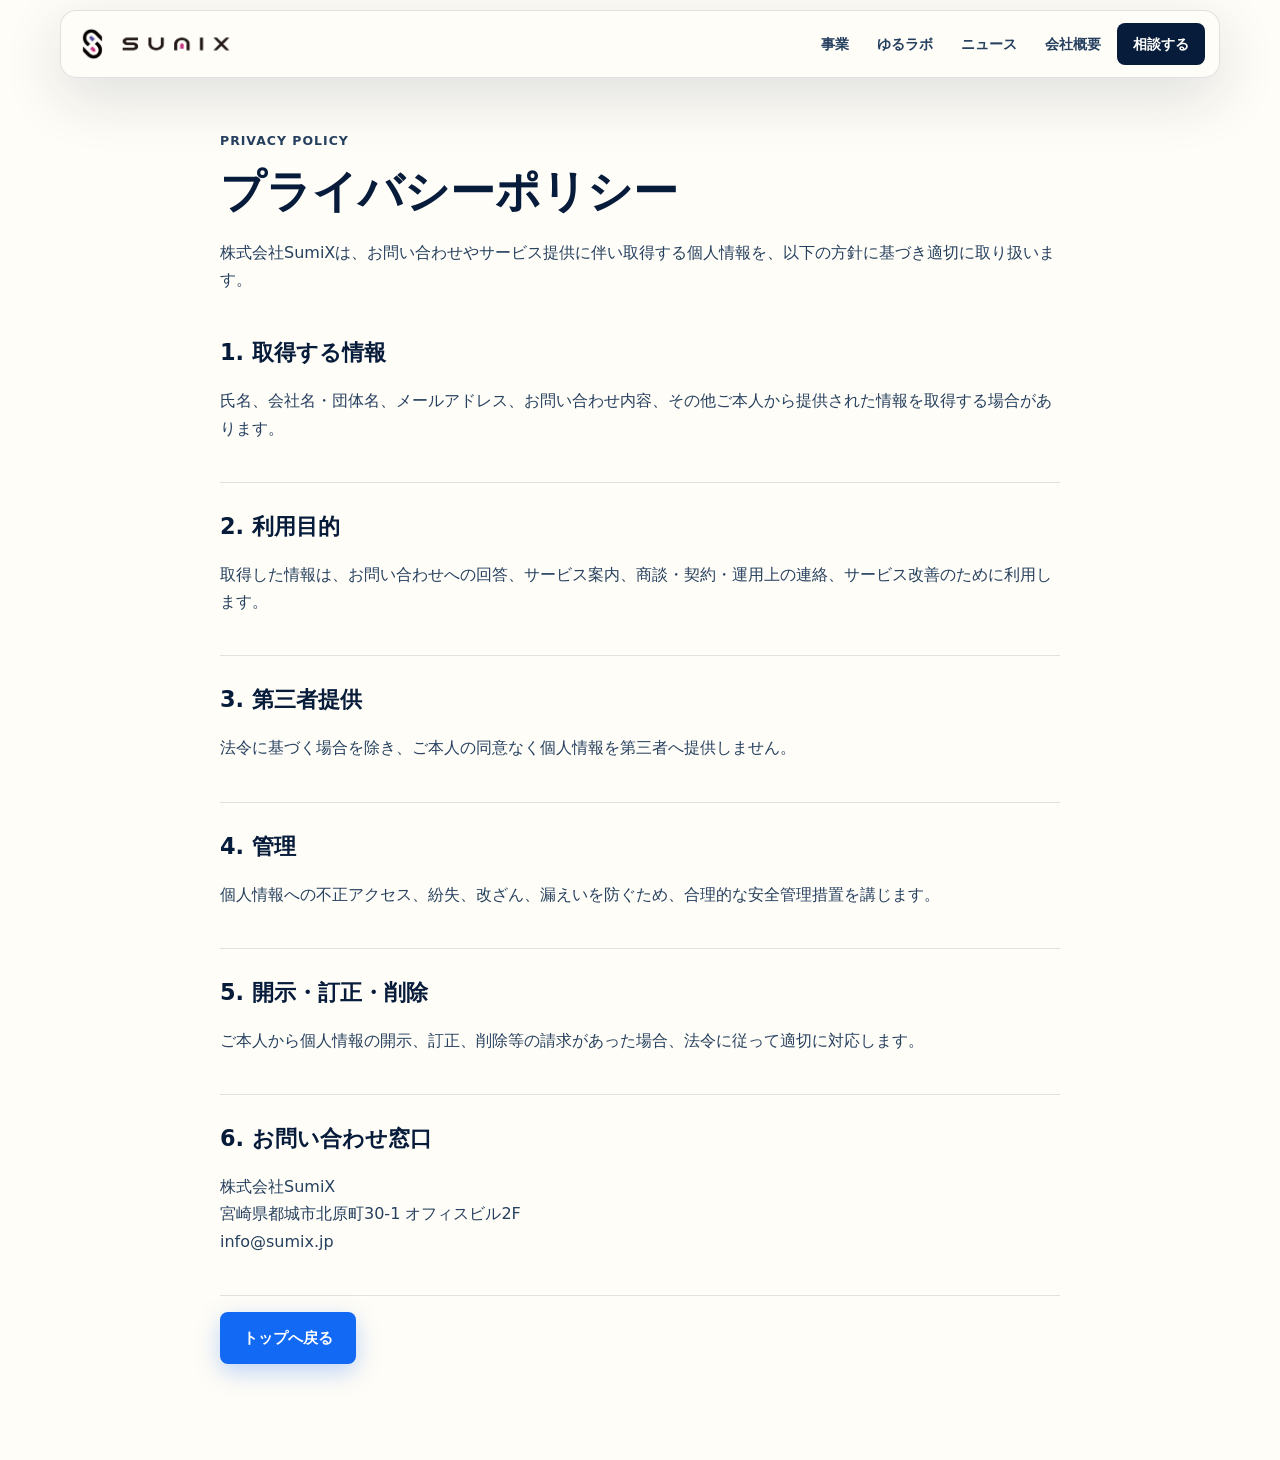
<file: privacy.html>
<!doctype html>
<html lang="ja">
  <head>
    <meta charset="utf-8">
    <meta name="viewport" content="width=device-width, initial-scale=1">
    <title>プライバシーポリシー | 株式会社SumiX</title>
    <meta name="description" content="株式会社SumiXのプライバシーポリシーです。">
    <link rel="icon" href="favicon.ico" sizes="any">
    <link rel="icon" href="favicon.png" type="image/png">
    <link rel="apple-touch-icon" href="apple-touch-icon.png">
    <link rel="stylesheet" href="assets/css/styles.css">
  </head>
  <body class="page-simple">
    <header class="site-header is-scrolled">
      <a class="brand" href="index.html" aria-label="SumiX トップへ">
        <img class="brand-logo" src="assets/images/sumix-card-logo.png" alt="SumiX">
      </a>
      <button class="menu-button" type="button" aria-expanded="false" aria-controls="site-nav" data-menu-button>
        <span></span>
        <span></span>
        <span></span>
        <span class="sr-only">メニュー</span>
      </button>
      <nav class="site-nav" id="site-nav" data-nav>
        <a href="index.html#business">事業</a>
        <a href="yurulabo/">ゆるラボ</a>
        <a href="index.html#topics">ニュース</a>
        <a href="index.html#company">会社概要</a>
        <a class="nav-cta" href="index.html#contact">相談する</a>
      </nav>
    </header>

    <main class="simple-main">
      <p class="eyebrow">Privacy policy</p>
      <h1>プライバシーポリシー</h1>
      <p>株式会社SumiXは、お問い合わせやサービス提供に伴い取得する個人情報を、以下の方針に基づき適切に取り扱います。</p>

      <section>
        <h2>1. 取得する情報</h2>
        <p>氏名、会社名・団体名、メールアドレス、お問い合わせ内容、その他ご本人から提供された情報を取得する場合があります。</p>
      </section>

      <section>
        <h2>2. 利用目的</h2>
        <p>取得した情報は、お問い合わせへの回答、サービス案内、商談・契約・運用上の連絡、サービス改善のために利用します。</p>
      </section>

      <section>
        <h2>3. 第三者提供</h2>
        <p>法令に基づく場合を除き、ご本人の同意なく個人情報を第三者へ提供しません。</p>
      </section>

      <section>
        <h2>4. 管理</h2>
        <p>個人情報への不正アクセス、紛失、改ざん、漏えいを防ぐため、合理的な安全管理措置を講じます。</p>
      </section>

      <section>
        <h2>5. 開示・訂正・削除</h2>
        <p>ご本人から個人情報の開示、訂正、削除等の請求があった場合、法令に従って適切に対応します。</p>
      </section>

      <section>
        <h2>6. お問い合わせ窓口</h2>
        <p>株式会社SumiX<br>宮崎県都城市北原町30-1 オフィスビル2F<br>info@sumix.jp</p>
      </section>

      <p><a class="button primary" href="index.html">トップへ戻る</a></p>
    </main>
    <script src="assets/js/main.js" defer></script>
  </body>
</html>
</file>
<file: assets/css/styles.css>
/* ═══════════════════════════════════════════════
   SumiX — styles.css
   ═══════════════════════════════════════════════ */

/* ── Design tokens ── */
:root {
  --ink:          #071b3a;
  --ink-soft:     #26405f;
  --ink-mute:     #5a7394;
  --blue:         #1269f3;
  --blue-dark:    #0b57d0;
  --coral:        #ff6b5f;
  --mint:         #64d8b5;
  --yellow:       #ffe36e;
  --cream:        #fff9e8;
  --paper:        #fffdf7;
  --surface:      #ffffff;
  --line:         rgba(7, 27, 58, 0.12);
  --shadow-sm:    0 4px 16px rgba(7, 27, 58, 0.08);
  --shadow:       0 24px 80px rgba(7, 27, 58, 0.14);
  --shadow-lg:    0 40px 100px rgba(7, 27, 58, 0.18);
  --radius:       8px;
  --radius-lg:    16px;
  --container:    1160px;
  --header-h:     78px;
  --ease-out:     cubic-bezier(0.22, 1, 0.36, 1);
  --ease-spring:  cubic-bezier(0.34, 1.56, 0.64, 1);
}

/* Dark mode tokens */
@media (prefers-color-scheme: dark) {
  :root {
    --ink:       #e8f0fe;
    --ink-soft:  #a8bcd6;
    --ink-mute:  #7a96b4;
    --paper:     #0d1421;
    --surface:   #162030;
    --line:      rgba(255, 255, 255, 0.1);
    --shadow-sm: 0 4px 16px rgba(0, 0, 0, 0.3);
    --shadow:    0 24px 80px rgba(0, 0, 0, 0.4);
    --shadow-lg: 0 40px 100px rgba(0, 0, 0, 0.5);
  }
}

/* ── Reset & Base ── */
*, *::before, *::after { box-sizing: border-box; }

html {
  scroll-behavior: smooth;
  overflow-x: hidden;
  scroll-padding-top: calc(var(--header-h) + 20px);
}

body {
  margin: 0;
  color: var(--ink);
  background: var(--paper);
  font-family: "Hiragino Kaku Gothic ProN", "Yu Gothic", "YuGothic", "Noto Sans JP", system-ui, sans-serif;
  line-height: 1.7;
  letter-spacing: 0;
  overflow-x: hidden;
  -webkit-font-smoothing: antialiased;
}

body.menu-open { overflow: hidden; }

img { display: block; max-width: 100%; height: auto; }
a   { color: inherit; }

button, input, select, textarea {
  font: inherit;
  letter-spacing: 0;
}

abbr[title] {
  text-decoration: none;
  cursor: default;
}

/* ── Accessibility ── */
.sr-only,
.skip-link:not(:focus) {
  position: absolute;
  width: 1px; height: 1px;
  padding: 0; margin: -1px;
  overflow: hidden;
  clip: rect(0, 0, 0, 0);
  white-space: nowrap;
  border: 0;
}

.skip-link:focus {
  position: fixed;
  z-index: 200;
  top: 12px; left: 12px;
  padding: 10px 16px;
  background: var(--ink);
  color: #fff;
  border-radius: var(--radius);
  text-decoration: none;
}

/* ── Page progress bar ── */
.page-progress {
  position: fixed;
  z-index: 300;
  top: 0; left: 0;
  width: 0%;
  height: 3px;
  background: linear-gradient(90deg, var(--blue), var(--coral));
  transition: width 0.1s linear;
  border-radius: 0 2px 2px 0;
}

/* ── Header ── */
.site-header {
  position: fixed;
  z-index: 100;
  top: 18px;
  left: 50%;
  width: min(var(--container), calc(100% - 32px));
  min-height: 70px;
  transform: translateX(-50%);
  display: flex;
  align-items: center;
  justify-content: space-between;
  padding: 12px 14px 12px 18px;
  background: rgba(255, 253, 247, 0.88);
  border: 1px solid rgba(7, 27, 58, 0.12);
  border-radius: var(--radius-lg);
  box-shadow: 0 14px 40px rgba(7, 27, 58, 0.1);
  backdrop-filter: blur(20px);
  -webkit-backdrop-filter: blur(20px);
  transition: top 0.3s var(--ease-out), min-height 0.3s var(--ease-out), box-shadow 0.3s;
}

@media (prefers-color-scheme: dark) {
  .site-header {
    background: rgba(13, 20, 33, 0.88);
    border-color: rgba(255, 255, 255, 0.1);
  }
}

.site-header.is-scrolled {
  top: 10px;
  min-height: 62px;
  box-shadow: 0 18px 60px rgba(7, 27, 58, 0.14);
}

.brand {
  display: inline-flex;
  align-items: center;
  text-decoration: none;
  flex-shrink: 0;
}

.brand-logo {
  width: clamp(136px, 13vw, 178px);
  height: auto;
  object-fit: contain;
  transition: width 0.2s ease;
}

.site-header.is-scrolled .brand-logo { width: clamp(132px, 12vw, 164px); }

.site-nav {
  display: flex;
  align-items: center;
  gap: 4px;
}

.site-nav a {
  display: inline-flex;
  align-items: center;
  min-height: 42px;
  padding: 8px 12px;
  color: var(--ink-soft);
  text-decoration: none;
  border-radius: var(--radius);
  font-size: 0.9rem;
  font-weight: 600;
  transition: background 0.18s, color 0.18s;
}

.site-nav a:hover,
.site-nav a:focus-visible {
  background: rgba(18, 105, 243, 0.08);
  color: var(--ink);
  outline: none;
}

.site-nav a.is-active {
  color: var(--blue);
  background: rgba(18, 105, 243, 0.08);
}

.site-nav .nav-cta {
  background: var(--ink);
  color: #fff;
  padding: 8px 16px;
}

.site-nav .nav-cta:hover,
.site-nav .nav-cta:focus-visible {
  background: var(--blue);
  color: #fff;
}

.menu-button {
  display: none;
  width: 44px; height: 44px;
  border: 0;
  background: var(--ink);
  border-radius: var(--radius);
  cursor: pointer;
  flex-direction: column;
  align-items: center;
  justify-content: center;
  gap: 5px;
  transition: background 0.2s;
}

.menu-button:hover { background: var(--blue); }

.menu-button span:not(.sr-only) {
  display: block;
  width: 18px; height: 2px;
  background: #fff;
  border-radius: 99px;
  transition: transform 0.3s var(--ease-out), opacity 0.3s;
}

.menu-button[aria-expanded="true"] span:nth-child(1) { transform: translateY(7px) rotate(45deg); }
.menu-button[aria-expanded="true"] span:nth-child(2) { opacity: 0; transform: scaleX(0); }
.menu-button[aria-expanded="true"] span:nth-child(3) { transform: translateY(-7px) rotate(-45deg); }

/* ── Buttons ── */
.button {
  position: relative;
  display: inline-flex;
  align-items: center;
  justify-content: center;
  gap: 8px;
  min-height: 48px;
  padding: 12px 22px;
  border: 1px solid transparent;
  border-radius: var(--radius);
  text-decoration: none;
  font-weight: 800;
  font-size: 0.96rem;
  cursor: pointer;
  overflow: hidden;
  transition: transform 0.18s var(--ease-spring), box-shadow 0.18s, background 0.18s;
  will-change: transform;
}

.button::after {
  content: "";
  position: absolute;
  inset: 0;
  background: linear-gradient(110deg, transparent 20%, rgba(255, 255, 255, 0.28) 50%, transparent 80%);
  transform: translateX(-120%);
  transition: transform 0.5s ease;
  pointer-events: none;
}

.button:hover::after { transform: translateX(120%); }
.button:active { transform: scale(0.97) !important; }

.button.primary {
  color: #fff;
  background: var(--blue);
  box-shadow: 0 8px 24px rgba(18, 105, 243, 0.28);
}

.button.primary:hover,
.button.primary:focus-visible {
  background: var(--blue-dark);
  box-shadow: 0 14px 34px rgba(18, 105, 243, 0.36);
  outline: none;
}

.button.secondary {
  background: var(--surface);
  border-color: var(--line);
  color: var(--ink);
  box-shadow: var(--shadow-sm);
}

.button.secondary:hover,
.button.secondary:focus-visible {
  border-color: var(--blue);
  color: var(--blue);
  outline: none;
}

/* ── Layout helpers ── */
.hero-inner,
.section,
.shinobi-section,
.topics-section,
.contact-inner,
.site-footer .footer-main,
.site-footer .footer-bottom {
  width: min(var(--container), calc(100% - 40px));
  margin: 0 auto;
}

/* ── Hero ── */
.hero {
  position: relative;
  min-height: 780px;
  padding: 150px 0 80px;
  overflow: hidden;
  background:
    radial-gradient(ellipse 80% 60% at 12% 20%, rgba(255, 227, 110, 0.52) 0%, transparent 60%),
    radial-gradient(ellipse 60% 50% at 88% 78%, rgba(100, 216, 181, 0.28) 0%, transparent 60%),
    radial-gradient(ellipse 40% 40% at 50% 0%, rgba(18, 105, 243, 0.1) 0%, transparent 60%),
    var(--paper);
  animation: hero-gradient-shift 14s ease-in-out infinite alternate;
}

@keyframes hero-gradient-shift {
  from {
    background:
      radial-gradient(ellipse 80% 60% at 12% 20%, rgba(255, 227, 110, 0.52) 0%, transparent 60%),
      radial-gradient(ellipse 60% 50% at 88% 78%, rgba(100, 216, 181, 0.28) 0%, transparent 60%),
      radial-gradient(ellipse 40% 40% at 50% 0%, rgba(18, 105, 243, 0.1) 0%, transparent 60%),
      var(--paper);
  }
  to {
    background:
      radial-gradient(ellipse 70% 60% at 20% 30%, rgba(255, 227, 110, 0.44) 0%, transparent 60%),
      radial-gradient(ellipse 70% 55% at 80% 65%, rgba(100, 216, 181, 0.34) 0%, transparent 60%),
      radial-gradient(ellipse 50% 45% at 40% 10%, rgba(18, 105, 243, 0.14) 0%, transparent 60%),
      var(--paper);
  }
}

.route-canvas {
  position: absolute;
  inset: 0;
  width: 100%; height: 100%;
  opacity: 0.55;
}

.hero-inner {
  position: relative;
  z-index: 2;
  display: grid;
  grid-template-columns: minmax(0, 1.02fr) minmax(360px, 0.98fr);
  gap: 52px;
  align-items: center;
}

.eyebrow {
  margin: 0 0 14px;
  color: var(--blue);
  font-size: 0.78rem;
  font-weight: 800;
  text-transform: uppercase;
  letter-spacing: 0.08em;
}

.hero h1 {
  max-width: 660px;
  margin: 0;
  line-height: 1.1;
  letter-spacing: -0.01em;
  font-size: clamp(2.4rem, 5vw, 4.6rem);
}

.hero h1 span { display: block; white-space: nowrap; }

.lead {
  max-width: 640px;
  margin: 24px 0 0;
  color: var(--ink-soft);
  font-size: 1.12rem;
  line-height: 1.75;
}

.hero-actions {
  display: flex;
  flex-wrap: wrap;
  gap: 12px;
  margin-top: 30px;
}

.hero-stats {
  display: flex;
  flex-wrap: wrap;
  gap: 10px;
  margin-top: 20px;
}

.hero-stats span {
  display: inline-flex;
  align-items: center;
  gap: 8px;
  min-height: 44px;
  padding: 8px 12px;
  background: var(--surface);
  border: 1px solid var(--line);
  border-radius: var(--radius);
  box-shadow: var(--shadow-sm);
  font-size: 0.88rem;
}

.hero-stats strong { color: var(--coral); }

/* ── Hero stage / playground board ── */
.hero-stage {
  position: relative;
  min-height: 540px;
}

.playground-board {
  position: absolute;
  inset: 14px 0 0;
  overflow: hidden;
  border: 2px solid rgba(7, 27, 58, 0.18);
  border-radius: var(--radius-lg);
  background:
    linear-gradient(135deg, rgba(255, 227, 110, 0.42), rgba(255, 253, 247, 0) 34%),
    linear-gradient(225deg, rgba(18, 105, 243, 0.14), rgba(255, 253, 247, 0) 42%),
    var(--surface);
  box-shadow: var(--shadow);
}

@media (prefers-color-scheme: dark) {
  .playground-board {
    border-color: rgba(255, 255, 255, 0.14);
    background:
      linear-gradient(135deg, rgba(255, 227, 110, 0.18), transparent 34%),
      linear-gradient(225deg, rgba(18, 105, 243, 0.18), transparent 42%),
      var(--surface);
  }
}

.playground-board::before {
  content: "";
  position: absolute;
  inset: 62px 0 0;
  background-image:
    linear-gradient(rgba(7, 27, 58, 0.06) 1px, transparent 1px),
    linear-gradient(90deg, rgba(7, 27, 58, 0.06) 1px, transparent 1px);
  background-size: 48px 48px;
}

.playground-board::after {
  content: "";
  position: absolute;
  right: -1px; bottom: -1px; left: -1px;
  height: 28%;
  background: linear-gradient(0deg, rgba(255, 253, 247, 0.96), transparent);
  pointer-events: none;
}

@media (prefers-color-scheme: dark) {
  .playground-board::after {
    background: linear-gradient(0deg, rgba(22, 32, 48, 0.96), transparent);
  }
}

.playground-toolbar {
  position: relative;
  z-index: 4;
  display: flex;
  align-items: center;
  justify-content: space-between;
  gap: 16px;
  min-height: 62px;
  padding: 12px 18px;
  border-bottom: 1px solid var(--line);
  background: rgba(255, 255, 255, 0.86);
  backdrop-filter: blur(14px);
}

.playground-toolbar img { width: 118px; }
.playground-toolbar span {
  color: var(--ink-soft);
  font-size: 0.84rem;
  font-weight: 800;
}

.launch-map {
  position: relative;
  z-index: 2;
  min-height: 476px;
}

.map-line {
  position: absolute;
  z-index: 1;
  left: 50%; top: 50%;
  width: 230px; height: 3px;
  border-radius: 99px;
  background: repeating-linear-gradient(90deg, rgba(7, 27, 58, 0.46) 0 14px, transparent 14px 22px);
  transform-origin: left center;
}

.line-commerce { width: 235px; transform: rotate(-150deg); }
.line-support   { width: 220px; transform: rotate(-34deg); }
.line-education { width: 220px; transform: rotate(147deg); }
.line-lab       { width: 226px; transform: rotate(36deg); }

.launch-core, .project-node, .next-ticket {
  border: 2px solid var(--ink);
  border-radius: var(--radius);
  box-shadow: 0 18px 38px rgba(7, 27, 58, 0.15);
}

.launch-core {
  position: absolute;
  z-index: 5;
  left: 50%; top: 51%;
  width: 218px; min-height: 142px;
  padding: 18px;
  display: flex;
  flex-direction: column;
  justify-content: center;
  transform: translate(-50%, -50%);
  background: var(--yellow);
  animation: core-breathe 5.8s ease-in-out infinite;
}

.launch-core span, .project-node span, .next-ticket span {
  display: block;
  font-size: 0.76rem;
  font-weight: 900;
  text-transform: uppercase;
}

.launch-core strong, .project-node strong, .next-ticket strong {
  display: block;
  margin-top: 4px;
  line-height: 1.22;
}

.launch-core strong { font-size: 1.52rem; }

.launch-core small, .project-node small {
  display: block;
  margin-top: 8px;
  color: var(--ink-soft);
  font-weight: 800;
  line-height: 1.5;
}

.project-node {
  position: absolute;
  z-index: 4;
  width: 174px; min-height: 118px;
  padding: 14px;
  background: var(--surface);
  animation: node-float 7s ease-in-out infinite;
}

.project-node strong { font-size: 1.1rem; }

.project-node img {
  width: 100%; height: 70px;
  margin-top: 10px;
  object-fit: cover;
  object-position: top center;
  border: 1px solid rgba(7, 27, 58, 0.14);
  border-radius: 6px;
}

.node-commerce { top: 28px; left: 22px; width: 198px; }
.node-support  { top: 46px; right: 20px; color: #fff; background: var(--coral); animation-delay: -1.4s; }
.node-support small { color: rgba(255,255,255,0.9); }
.node-education { left: 18px; bottom: 48px; background: var(--mint); animation-delay: -2.2s; }
.node-lab { right: 20px; bottom: 42px; background: var(--surface); animation-delay: -3.1s; }

.node-lab::before {
  content: "";
  display: block;
  width: 54px; height: 8px;
  margin-bottom: 10px;
  border-radius: 99px;
  background: linear-gradient(90deg, var(--blue), var(--mint), var(--yellow), var(--coral));
}

.next-ticket {
  position: absolute;
  z-index: 6;
  top: 24px; left: 50%;
  width: 176px;
  padding: 12px 14px;
  color: #fff;
  background: var(--blue);
  transform: translateX(-50%) rotate(-2deg);
  animation: ticket-pop 6.8s ease-in-out infinite;
}

.spark {
  position: absolute;
  z-index: 3;
  width: 14px; height: 14px;
  border: 2px solid var(--ink);
  border-radius: 4px;
  animation: spark-drift 6s ease-in-out infinite;
}

.spark-a { left: 38%; top: 24%; background: var(--mint); }
.spark-b { right: 34%; top: 34%; background: var(--yellow); animation-delay: -1.2s; }
.spark-c { left: 42%; bottom: 20%; background: var(--coral); animation-delay: -2s; }
.spark-d { right: 43%; bottom: 28%; background: var(--blue); animation-delay: -3s; }

/* ── Marquee ── */
.marquee-band {
  overflow: hidden;
  padding: 14px 0;
  color: #fff;
  background: var(--ink);
}

.marquee-track {
  display: flex;
  width: max-content;
  gap: 28px;
  animation: marquee 36s linear infinite;
}

.marquee-band:hover .marquee-track { animation-play-state: paused; }

.marquee-track span {
  display: inline-flex;
  align-items: center;
  min-height: 34px;
  padding: 0 16px;
  border: 1px solid rgba(255, 255, 255, 0.26);
  border-radius: var(--radius);
  font-weight: 800;
  white-space: nowrap;
}

/* ── Stats section ── */
.stats-section {
  padding: 56px 0;
  background: var(--surface);
  border-top: 1px solid var(--line);
  border-bottom: 1px solid var(--line);
}

.stats-inner {
  width: min(var(--container), calc(100% - 40px));
  margin: 0 auto;
  display: grid;
  grid-template-columns: repeat(4, minmax(0, 1fr));
  gap: 2px;
}

.stat-item {
  display: flex;
  flex-direction: column;
  align-items: center;
  gap: 8px;
  padding: 24px 16px;
  text-align: center;
  border-right: 1px solid var(--line);
}

.stat-item:last-child { border-right: none; }

.stat-num {
  display: block;
  font-size: clamp(2.4rem, 4vw, 3.6rem);
  font-weight: 900;
  line-height: 1;
  background: linear-gradient(135deg, var(--blue), var(--coral));
  -webkit-background-clip: text;
  -webkit-text-fill-color: transparent;
  background-clip: text;
  letter-spacing: -0.02em;
}

.stat-word {
  display: block;
  font-size: clamp(1.2rem, 2.2vw, 1.6rem);
  font-weight: 900;
  line-height: 1.3;
  background: linear-gradient(135deg, var(--blue), var(--coral));
  -webkit-background-clip: text;
  -webkit-text-fill-color: transparent;
  background-clip: text;
  letter-spacing: 0.02em;
}

.stat-item p {
  margin: 0;
  color: var(--ink-soft);
  font-size: 0.84rem;
  font-weight: 700;
  line-height: 1.4;
}

/* ── Sections ── */
.section,
.shinobi-section,
.topics-section {
  padding: 100px 0;
}

.section-grid {
  display: grid;
  grid-template-columns: minmax(260px, 0.9fr) minmax(0, 1.1fr);
  gap: 62px;
}

.align-center { align-items: center; }

.section-heading h2,
.section-head h2,
.shinobi-copy h2,
.lab-copy h2,
.contact-copy h2,
.company-section h2 {
  font-size: clamp(1.8rem, 3vw, 2.8rem);
  margin: 0;
  line-height: 1.2;
  letter-spacing: -0.01em;
}

.section-head {
  max-width: 720px;
  margin-bottom: 40px;
}

.section-head h2 { margin-bottom: 12px; }

.intro-copy p,
.section-head p,
.shinobi-copy p,
.lab-copy p,
.contact-copy p,
.support-panel p,
.business-card p,
.topic-item p,
.company-table dd,
.founder-profile p {
  color: var(--ink-soft);
}

/* ── Business cards ── */
.business-grid {
  display: grid;
  grid-template-columns: repeat(3, minmax(0, 1fr));
  gap: 18px;
}

.business-card,
.support-panel,
.topic-item,
.founder-profile {
  border: 1px solid var(--line);
  border-radius: var(--radius-lg);
  background: var(--surface);
  box-shadow: var(--shadow-sm);
}

.business-card {
  min-height: 470px;
  padding: 20px;
  transition: transform 0.3s var(--ease-out), box-shadow 0.3s;
  transform-style: preserve-3d;
}

.business-card:hover {
  transform: translateY(-6px);
  box-shadow: var(--shadow);
}

.card-media {
  display: grid;
  place-items: center;
  height: 180px;
  margin-bottom: 18px;
  overflow: hidden;
  border-radius: var(--radius);
  background: #f3f7fb;
}

.card-media img { width: 100%; height: 100%; object-fit: cover; }

.card-media-blue {
  background: linear-gradient(135deg, rgba(18, 105, 243, 0.16), rgba(255, 107, 95, 0.16));
}

.card-media-blue img { width: 98px; height: 108px; object-fit: contain; }

.card-media-system,
.card-media-code {
  position: relative;
  padding: 20px;
  background:
    linear-gradient(90deg, rgba(7, 27, 58, 0.05) 1px, transparent 1px) 0 0 / 28px 28px,
    linear-gradient(0deg, rgba(7, 27, 58, 0.05) 1px, transparent 1px) 0 0 / 28px 28px,
    var(--surface);
}

.doc-card {
  position: absolute;
  display: grid;
  place-items: center;
  width: 110px; height: 74px;
  border: 2px solid var(--ink);
  border-radius: var(--radius);
  color: var(--ink);
  font-weight: 900;
  box-shadow: 0 12px 24px rgba(7, 27, 58, 0.12);
  transition: transform 0.3s var(--ease-spring);
}

.business-card:hover .doc-card-one  { transform: rotate(-8deg) translateY(-4px); }
.business-card:hover .doc-card-two  { transform: rotate(6deg) translateY(-2px); }
.business-card:hover .doc-card-three { transform: rotate(-5deg) translateY(-6px); }

.doc-card-one   { top: 26px; left: 26px; background: var(--yellow); transform: rotate(-5deg); }
.doc-card-two   { top: 64px; left: 94px; background: var(--surface); transform: rotate(4deg); }
.doc-card-three { right: 24px; bottom: 22px; background: var(--mint); transform: rotate(-3deg); }

.card-media-code {
  display: flex;
  flex-direction: column;
  align-items: flex-start;
  justify-content: center;
  gap: 8px;
  color: #fff;
  background:
    linear-gradient(135deg, rgba(18, 105, 243, 0.92), rgba(7, 27, 58, 0.98)),
    var(--ink);
}

.card-media-code span {
  color: var(--mint);
  font-family: "Source Code Pro", ui-monospace, monospace;
  font-weight: 800;
}

.card-media-code strong { font-size: 1.8rem; line-height: 1.15; }

.card-kicker,
.topic-label {
  margin: 0 0 8px;
  color: var(--coral);
  font-size: 0.78rem;
  font-weight: 800;
  text-transform: uppercase;
  letter-spacing: 0.06em;
}

.business-card h3,
.support-panel h3,
.topic-item h3,
.founder-profile h3 {
  margin: 0 0 10px;
  line-height: 1.35;
  font-size: 1.2rem;
  letter-spacing: 0;
}

.business-card p { margin: 0; }

.text-link {
  display: inline-flex;
  align-items: center;
  gap: 4px;
  margin-top: 14px;
  color: var(--blue);
  font-weight: 900;
  text-decoration: none;
  transition: gap 0.2s;
}

.text-link:hover,
.text-link:focus-visible {
  text-decoration: underline;
  gap: 8px;
  outline: none;
}

/* ── Mid-page CTA band ── */
.cta-band {
  background: linear-gradient(110deg, var(--coral), #e85547 60%, #d94236);
  color: #fff;
  padding: 52px 0;
}

.cta-band-inner {
  width: min(var(--container), calc(100% - 40px));
  margin: 0 auto;
  display: flex;
  align-items: center;
  justify-content: space-between;
  gap: 32px;
  flex-wrap: wrap;
}

.cta-band-label {
  margin: 0 0 4px;
  font-size: 0.8rem;
  font-weight: 800;
  text-transform: uppercase;
  letter-spacing: 0.08em;
  opacity: 0.8;
}

.cta-band-text {
  margin: 0;
  font-size: clamp(1.1rem, 2.4vw, 1.5rem);
  font-weight: 800;
  line-height: 1.3;
}

.cta-band-btn {
  flex-shrink: 0;
  background: #fff;
  color: var(--coral);
  border-color: transparent;
  box-shadow: 0 8px 28px rgba(0,0,0,0.18);
  font-size: 1rem;
}

.cta-band-btn:hover,
.cta-band-btn:focus-visible {
  background: var(--yellow);
  color: var(--ink);
  box-shadow: 0 12px 36px rgba(0,0,0,0.22);
  outline: none;
}

/* ── Shinobi section ── */
.shinobi-section {
  width: 100%;
  max-width: none;
  background: #071b3a;
  color: #fff;
}

@media (prefers-color-scheme: dark) {
  .shinobi-section { background: #040d1e; }
}

.shinobi-section .section-grid {
  width: min(var(--container), calc(100% - 40px));
  margin: 0 auto;
}

.shinobi-copy p { color: rgba(255,255,255,0.76); }
.shinobi-copy .eyebrow { color: var(--yellow); }

.device-frame {
  position: relative;
  height: 560px;
  overflow: hidden;
  border: 12px solid #fff;
  border-radius: var(--radius-lg);
  background: #fff;
  box-shadow: 0 30px 80px rgba(0, 0, 0, 0.3);
  transition: transform 0.3s var(--ease-out), box-shadow 0.3s;
}

.device-frame:hover {
  transform: perspective(1000px) rotateY(-4deg) translateY(-4px);
  box-shadow: 0 40px 100px rgba(0, 0, 0, 0.36);
}

.device-frame img {
  width: 100%;
  animation: screen-pan 18s ease-in-out infinite alternate;
}

.process-list {
  display: grid;
  gap: 10px;
  margin: 28px 0;
}

.process-list div {
  display: flex;
  align-items: center;
  gap: 12px;
  min-height: 56px;
  padding: 10px 14px;
  border: 1px solid rgba(255, 255, 255, 0.14);
  border-radius: var(--radius);
  background: rgba(255, 255, 255, 0.06);
  transition: background 0.2s, border-color 0.2s;
}

.process-list div:hover {
  background: rgba(255, 255, 255, 0.1);
  border-color: rgba(255, 255, 255, 0.22);
}

.process-list span {
  display: grid;
  place-items: center;
  width: 34px; height: 34px;
  flex: 0 0 34px;
  color: var(--ink);
  background: var(--yellow);
  border-radius: 50%;
  font-weight: 900;
}

.process-list p { margin: 0; }

/* ── Support ── */
.support-layout {
  display: grid;
  grid-template-columns: repeat(3, minmax(0, 1fr));
  gap: 18px;
}

.support-panel {
  padding: 26px;
  transition: transform 0.24s var(--ease-out), box-shadow 0.24s;
}

.support-panel:hover {
  transform: translateY(-4px);
  box-shadow: var(--shadow);
}

.support-panel ul {
  padding-left: 1.2em;
  margin: 18px 0 0;
}

.support-panel li { margin-bottom: 8px; }

.support-photo {
  min-height: 420px;
  overflow: hidden;
  border-radius: var(--radius-lg);
}

.support-photo img {
  width: 100%; height: 100%;
  object-fit: cover;
  transition: transform 0.5s var(--ease-out);
}

.support-photo:hover img { transform: scale(1.04); }

/* ── Topics ── */
.topics-section { position: relative; }

.topic-controls {
  display: flex;
  flex-wrap: wrap;
  gap: 10px;
  margin-bottom: 24px;
}

.topic-controls button {
  min-height: 40px;
  padding: 8px 16px;
  color: var(--ink);
  background: var(--surface);
  border: 1px solid var(--line);
  border-radius: 99px;
  cursor: pointer;
  font-weight: 700;
  font-size: 0.88rem;
  transition: background 0.18s, color 0.18s, border-color 0.18s;
}

.topic-controls button.is-active,
.topic-controls button:hover,
.topic-controls button:focus-visible {
  color: #fff;
  background: var(--ink);
  border-color: var(--ink);
  outline: none;
}

.topic-list { display: grid; gap: 12px; }

.topic-item {
  display: grid;
  grid-template-columns: 120px minmax(0, 1fr);
  gap: 24px;
  padding: 24px;
  transition: transform 0.22s var(--ease-out), box-shadow 0.22s;
}

.topic-item:hover {
  transform: translateX(4px);
  box-shadow: var(--shadow-sm);
}

.topic-item.is-hidden { display: none; }
.topic-item time { color: var(--blue); font-weight: 900; padding-top: 4px; }
.topic-item p { margin: 0; }
.topic-item h3 { margin-bottom: 6px; }

.topic-item h3 a {
  color: inherit;
  text-decoration: none;
  transition: color 0.18s;
}

.topic-item h3 a:hover,
.topic-item h3 a:focus-visible {
  color: var(--blue);
  outline: none;
}

/* ── Lab ── */
.lab-section {
  display: grid;
  grid-template-columns: minmax(0, 0.9fr) minmax(0, 1.1fr);
  gap: 40px;
  align-items: center;
}

.lab-visual {
  overflow: hidden;
  border-radius: var(--radius-lg);
  box-shadow: var(--shadow);
}

.lab-visual img {
  width: 100%; height: 540px;
  object-fit: cover;
  transition: transform 0.6s var(--ease-out);
}

.lab-visual:hover img { transform: scale(1.04); }

.price-grid {
  display: grid;
  grid-template-columns: repeat(2, minmax(0, 1fr));
  gap: 12px;
  margin: 24px 0 0;
}

.price-grid div {
  padding: 16px;
  border: 1px solid var(--line);
  border-radius: var(--radius);
  background: var(--surface);
  transition: border-color 0.2s, box-shadow 0.2s;
}

.price-grid div:hover {
  border-color: var(--blue);
  box-shadow: 0 4px 12px rgba(18, 105, 243, 0.1);
}

.price-grid dt { font-weight: 900; margin-bottom: 4px; }
.price-grid dd { margin: 0; color: var(--ink-soft); font-size: 0.9rem; }

.note, .form-note { font-size: 0.86rem; color: var(--ink-mute); }

.legal-links {
  display: flex;
  flex-wrap: wrap;
  gap: 8px;
  margin-top: 20px;
}

.legal-links a {
  display: inline-flex;
  align-items: center;
  min-height: 38px;
  padding: 7px 12px;
  border: 1px solid var(--line);
  border-radius: var(--radius);
  background: var(--surface);
  color: var(--ink);
  font-weight: 700;
  font-size: 0.86rem;
  text-decoration: none;
  transition: border-color 0.18s, color 0.18s;
}

.legal-links a:hover,
.legal-links a:focus-visible {
  border-color: var(--blue);
  color: var(--blue);
  outline: none;
}

/* ── FAQ ── */
.faq-list { display: grid; gap: 10px; }

.faq-item {
  border: 1px solid var(--line);
  border-radius: var(--radius-lg);
  background: var(--surface);
  overflow: hidden;
  transition: box-shadow 0.24s;
}

.faq-item[open] { box-shadow: var(--shadow-sm); }
.faq-item[open] .faq-icon { transform: rotate(45deg); }

.faq-question {
  display: flex;
  align-items: center;
  justify-content: space-between;
  gap: 16px;
  padding: 20px 22px;
  cursor: pointer;
  font-weight: 800;
  font-size: 1rem;
  line-height: 1.5;
  list-style: none;
  user-select: none;
  transition: background 0.18s;
}

.faq-question::-webkit-details-marker { display: none; }

.faq-question:hover { background: rgba(18, 105, 243, 0.04); }
.faq-question:focus-visible { outline: 2px solid var(--blue); outline-offset: -2px; }

.faq-icon {
  flex-shrink: 0;
  width: 28px; height: 28px;
  border-radius: 50%;
  background: var(--ink);
  color: #fff;
  display: grid;
  place-items: center;
  font-size: 1.3rem;
  font-weight: 400;
  line-height: 1;
  transition: transform 0.3s var(--ease-spring), background 0.2s;
}

.faq-icon::before { content: "+"; }
.faq-item[open] .faq-icon { background: var(--blue); }

.faq-answer {
  padding: 0 22px 20px;
  animation: faq-open 0.28s var(--ease-out);
}

.faq-answer p {
  margin: 0;
  color: var(--ink-soft);
  line-height: 1.75;
}

@keyframes faq-open {
  from { opacity: 0; transform: translateY(-8px); }
  to   { opacity: 1; transform: translateY(0); }
}

/* ── Company ── */
.company-content { display: grid; gap: 22px; }

.company-table {
  margin: 0;
  border-top: 1px solid var(--line);
}

.company-table div {
  display: grid;
  grid-template-columns: 150px minmax(0, 1fr);
  gap: 20px;
  padding: 18px 0;
  border-bottom: 1px solid var(--line);
  transition: background 0.18s;
}

.company-table div:hover { background: rgba(18, 105, 243, 0.03); }
.company-table dt { color: var(--ink); font-weight: 900; }
.company-table dd { margin: 0; color: var(--ink-soft); }

.founder-profile {
  grid-column: 1 / -1;
  display: grid;
  grid-template-columns: minmax(220px, 0.42fr) minmax(0, 1fr);
  gap: 30px;
  align-items: center;
  padding: 28px;
}

.founder-profile img {
  width: 100%; height: 330px;
  object-fit: cover;
  object-position: center top;
  border-radius: var(--radius-lg);
}

.founder-profile h3 { margin: 4px 0 12px; font-size: 2rem; }
.founder-profile p  { margin: 0; }
.founder-profile p + p { margin-top: 12px; }

/* ── Contact ── */
.contact-section {
  padding: 100px 0;
  color: #fff;
  background:
    radial-gradient(ellipse 60% 50% at 20% 50%, rgba(18, 105, 243, 0.3), transparent),
    radial-gradient(ellipse 50% 40% at 80% 30%, rgba(255, 107, 95, 0.22), transparent),
    var(--ink);
}

.contact-inner {
  display: grid;
  grid-template-columns: minmax(0, 0.9fr) minmax(360px, 1.1fr);
  gap: 52px;
  align-items: start;
}

.contact-copy .eyebrow { color: var(--yellow); }
.contact-copy p { color: rgba(255,255,255,0.76); }

/* Trust bar */
.trust-bar {
  display: flex;
  flex-direction: column;
  gap: 10px;
  margin: 24px 0;
}

.trust-item {
  display: flex;
  align-items: center;
  gap: 10px;
  font-size: 0.9rem;
  font-weight: 600;
}

.trust-icon {
  display: grid;
  place-items: center;
  width: 22px; height: 22px;
  flex-shrink: 0;
  background: var(--mint);
  color: var(--ink);
  border-radius: 50%;
  font-size: 0.72rem;
  font-weight: 900;
}

.email-copy {
  display: inline-flex;
  align-items: center;
  gap: 8px;
  min-height: 46px;
  padding: 10px 14px;
  color: var(--ink);
  background: var(--yellow);
  border: 0;
  border-radius: var(--radius);
  font-weight: 900;
  cursor: pointer;
  transition: background 0.2s, transform 0.18s;
}

.email-copy:hover { background: #ffd93d; transform: translateY(-2px); }
.email-copy.copied { background: var(--mint); }

/* Contact form */
.contact-form {
  padding: 28px;
  color: var(--ink);
  background: var(--surface);
  border-radius: var(--radius-lg);
  box-shadow: 0 28px 80px rgba(0, 0, 0, 0.22);
}

.field-grid {
  display: grid;
  grid-template-columns: repeat(2, minmax(0, 1fr));
  gap: 14px;
}

.field-label {
  display: grid;
  gap: 6px;
  margin-bottom: 14px;
}

.field-name {
  font-weight: 800;
  font-size: 0.88rem;
}

.required-mark {
  color: var(--coral);
  font-weight: 900;
}

.contact-form input,
.contact-form select,
.contact-form textarea {
  width: 100%;
  min-height: 48px;
  padding: 11px 14px;
  color: var(--ink);
  background: #f6f8fc;
  border: 1.5px solid rgba(7, 27, 58, 0.14);
  border-radius: var(--radius);
  transition: border-color 0.2s, box-shadow 0.2s, background 0.2s;
}

@media (prefers-color-scheme: dark) {
  .contact-form input,
  .contact-form select,
  .contact-form textarea {
    background: #1a2436;
    border-color: rgba(255,255,255,0.12);
    color: var(--ink);
  }
}

.contact-form textarea { min-height: 150px; resize: vertical; }

.contact-form input:focus,
.contact-form select:focus,
.contact-form textarea:focus {
  border-color: var(--blue);
  box-shadow: 0 0 0 3px rgba(18, 105, 243, 0.14);
  outline: none;
  background: #fff;
}

.contact-form input.is-valid   { border-color: var(--mint); }
.contact-form input.is-invalid { border-color: var(--coral); }

.char-counter {
  display: block;
  text-align: right;
  font-size: 0.78rem;
  color: var(--ink-mute);
  margin-top: 4px;
}

.char-counter.is-long { color: var(--coral); }

.privacy-check {
  display: flex;
  align-items: center;
  gap: 10px;
  margin-bottom: 16px;
  font-weight: 700;
  font-size: 0.9rem;
}

.privacy-check input { width: 18px; min-height: 18px; accent-color: var(--blue); }
.privacy-check a { color: var(--blue); }

.honeypot {
  position: absolute;
  left: -9999px;
}

.submit-button {
  width: 100%;
  font-size: 1rem;
  position: relative;
}

.submit-loading { display: none; }

.submit-button.is-loading .submit-text   { display: none; }
.submit-button.is-loading .submit-loading { display: inline; }
.submit-button.is-loading { opacity: 0.7; cursor: not-allowed; pointer-events: none; }

.form-note { margin: 12px 0 0; }

/* ── Footer ── */
.site-footer {
  background: var(--surface);
  border-top: 1px solid var(--line);
}

.footer-main {
  display: grid;
  grid-template-columns: minmax(0, 1fr) auto;
  gap: 48px;
  padding: 56px 0 40px;
  align-items: start;
}

.footer-brand { max-width: 360px; }

.footer-brand .brand-logo { width: 176px; margin-bottom: 16px; }

.site-footer p {
  margin: 0;
  color: var(--ink-soft);
  font-size: 0.9rem;
  line-height: 1.6;
}

.footer-nav {
  display: flex;
  gap: 48px;
}

.footer-nav-group { display: flex; flex-direction: column; gap: 8px; }

.footer-nav-title {
  margin: 0 0 4px;
  font-size: 0.78rem;
  font-weight: 900;
  text-transform: uppercase;
  letter-spacing: 0.06em;
  color: var(--ink-mute);
}

.footer-nav-group a {
  color: var(--ink-soft);
  text-decoration: none;
  font-size: 0.88rem;
  transition: color 0.18s;
}

.footer-nav-group a:hover { color: var(--blue); }

.footer-bottom {
  display: flex;
  align-items: center;
  justify-content: space-between;
  gap: 20px;
  padding: 20px 0;
  border-top: 1px solid var(--line);
  flex-wrap: wrap;
}

.footer-bottom small { color: var(--ink-mute); font-size: 0.82rem; }

.footer-address {
  font-style: normal;
  font-size: 0.82rem;
  color: var(--ink-mute);
}

/* ── Back to top ── */
.back-to-top {
  position: fixed;
  z-index: 80;
  bottom: 28px; right: 28px;
  width: 48px; height: 48px;
  border: 0;
  border-radius: 50%;
  background: var(--ink);
  color: #fff;
  cursor: pointer;
  display: grid;
  place-items: center;
  box-shadow: 0 8px 24px rgba(7, 27, 58, 0.24);
  transition: transform 0.3s var(--ease-spring), box-shadow 0.3s, opacity 0.3s, background 0.2s;
  opacity: 0;
  pointer-events: none;
}

.back-to-top:not([hidden]) { pointer-events: auto; }
.back-to-top.is-visible { opacity: 1; }
.back-to-top:hover { background: var(--blue); transform: translateY(-4px) scale(1.08); box-shadow: 0 14px 32px rgba(18, 105, 243, 0.32); }

/* ── Floating CTA ── */
.floating-cta {
  position: fixed;
  z-index: 90;
  bottom: 28px; left: 28px;
  transform: translateY(20px);
  opacity: 0;
  pointer-events: none;
  transition: transform 0.4s var(--ease-out), opacity 0.4s;
}

.floating-cta:not([hidden]) { pointer-events: auto; }
.floating-cta.is-visible { transform: translateY(0); opacity: 1; }

.floating-cta-inner {
  display: flex;
  align-items: center;
  gap: 14px;
  padding: 16px 20px;
  background: var(--surface);
  border: 1px solid var(--line);
  border-radius: var(--radius-lg);
  box-shadow: var(--shadow);
  max-width: 400px;
  position: relative;
}

.floating-cta-label {
  margin: 0;
  font-size: 0.72rem;
  font-weight: 800;
  text-transform: uppercase;
  letter-spacing: 0.06em;
  color: var(--ink-mute);
}

.floating-cta-text {
  margin: 0;
  font-size: 0.88rem;
  font-weight: 700;
  line-height: 1.4;
}

.floating-cta-btn {
  flex-shrink: 0;
  min-height: 42px;
  padding: 10px 16px;
  font-size: 0.9rem;
}

.floating-cta-close {
  position: absolute;
  top: 8px; right: 8px;
  width: 24px; height: 24px;
  border: 0;
  background: none;
  color: var(--ink-mute);
  cursor: pointer;
  border-radius: 50%;
  display: grid;
  place-items: center;
  transition: background 0.18s, color 0.18s;
}

.floating-cta-close:hover { background: rgba(7,27,58,0.08); color: var(--ink); }

/* ── Toast ── */
.toast-container {
  position: fixed;
  z-index: 400;
  bottom: 28px; right: 28px;
  display: flex;
  flex-direction: column;
  gap: 10px;
  pointer-events: none;
  max-width: 340px;
}

.toast {
  display: flex;
  align-items: flex-start;
  gap: 12px;
  padding: 14px 16px;
  border-radius: var(--radius-lg);
  background: var(--surface);
  border: 1px solid var(--line);
  box-shadow: var(--shadow);
  pointer-events: auto;
  animation: toast-in 0.4s var(--ease-out);
  color: var(--ink);
}

.toast.is-out { animation: toast-out 0.3s var(--ease-out) forwards; }

.toast-icon {
  width: 20px; height: 20px;
  flex-shrink: 0;
  border-radius: 50%;
  display: grid;
  place-items: center;
  font-size: 0.72rem;
  font-weight: 900;
  margin-top: 1px;
}

.toast.success .toast-icon { background: var(--mint); color: var(--ink); }
.toast.error   .toast-icon { background: var(--coral); color: #fff; }

.toast-body { flex: 1; }
.toast-title { font-weight: 800; font-size: 0.92rem; margin: 0 0 2px; }
.toast-msg   { font-size: 0.84rem; color: var(--ink-soft); margin: 0; }

@keyframes toast-in  {
  from { opacity: 0; transform: translateX(20px) scale(0.96); }
  to   { opacity: 1; transform: translateX(0) scale(1); }
}

@keyframes toast-out {
  to { opacity: 0; transform: translateX(20px) scale(0.96); }
}

/* ── Reveal animations ── */
.reveal {
  opacity: 0;
  transform: translateY(28px);
  transition: opacity 0.7s var(--ease-out), transform 0.7s var(--ease-out);
}

.reveal.is-visible {
  opacity: 1;
  transform: translateY(0);
}

/* Stagger via data-delay */
.reveal[data-delay="80"]  { transition-delay: 80ms; }
.reveal[data-delay="100"] { transition-delay: 100ms; }
.reveal[data-delay="120"] { transition-delay: 120ms; }
.reveal[data-delay="160"] { transition-delay: 160ms; }
.reveal[data-delay="240"] { transition-delay: 240ms; }
.reveal[data-delay="320"] { transition-delay: 320ms; }

/* ── Keyframe animations ── */
@keyframes marquee {
  from { transform: translateX(0); }
  to   { transform: translateX(-50%); }
}

@keyframes screen-pan {
  from { transform: translateY(0); }
  to   { transform: translateY(-44%); }
}

@keyframes core-breathe {
  0%, 100% { transform: translate(-50%, -50%) scale(1); }
  50%       { transform: translate(-50%, -50%) scale(1.035); }
}

@keyframes node-float {
  0%, 100% { transform: translateY(0); }
  50%       { transform: translateY(-10px); }
}

@keyframes ticket-pop {
  0%, 100% { transform: translateX(-50%) rotate(-2deg) translateY(0); }
  50%       { transform: translateX(-50%) rotate(1deg) translateY(-8px); }
}

@keyframes spark-drift {
  0%, 100% { transform: rotate(12deg) translate(0, 0); }
  50%       { transform: rotate(28deg) translate(8px, -10px); }
}

/* ── Reduced motion ── */
@media (prefers-reduced-motion: reduce) {
  *, *::before, *::after {
    animation-duration: 0.001ms !important;
    animation-iteration-count: 1 !important;
    scroll-behavior: auto !important;
    transition-duration: 0.001ms !important;
  }
  .hero { animation: none !important; }
}

/* ── Subpage / Legal / Result styles ── */
.page-simple { background: var(--paper); }

.simple-main {
  width: min(840px, calc(100% - 40px));
  margin: 0 auto;
  padding: 130px 0 80px;
}

.simple-main h1 { margin: 0 0 20px; font-size: 2.8rem; line-height: 1.2; }
.simple-main section { padding: 24px 0; border-bottom: 1px solid var(--line); }
.simple-main h2 { margin: 0 0 12px; font-size: 1.4rem; }
.simple-main p, .simple-main li { color: var(--ink-soft); }

.subpage-main {
  width: min(var(--container), calc(100% - 40px));
  margin: 0 auto;
  padding: 130px 0 80px;
}

.subpage-hero {
  display: grid;
  grid-template-columns: minmax(0, 0.95fr) minmax(360px, 1.05fr);
  gap: 44px;
  align-items: center;
  min-height: 520px;
}

.subpage-hero h1 { margin: 0; font-size: 4rem; line-height: 1.08; }
.subpage-hero p  { color: var(--ink-soft); font-size: 1.08rem; }

.subpage-hero img,
.split-section img,
.location-section img {
  width: 100%;
  border-radius: var(--radius-lg);
  box-shadow: var(--shadow);
}

.subpage-hero img { height: 430px; object-fit: cover; }

.yuru-hero-visual {
  position: relative;
  min-height: 430px;
  overflow: hidden;
  border: 1px solid var(--line);
  border-radius: var(--radius-lg);
  background:
    radial-gradient(circle at 22% 20%, rgba(255, 227, 110, 0.72), transparent 24%),
    radial-gradient(circle at 78% 28%, rgba(100, 216, 181, 0.52), transparent 26%),
    radial-gradient(circle at 56% 82%, rgba(18, 105, 243, 0.22), transparent 32%),
    var(--surface);
  box-shadow: var(--shadow);
}

.yuru-hero-visual::before, .yuru-hero-visual::after {
  content: "";
  position: absolute;
  inset: 52px;
  border: 2px solid rgba(7, 27, 58, 0.14);
  border-radius: 50%;
  transform: rotate(-12deg);
}

.yuru-hero-visual::after { inset: 92px 84px; transform: rotate(22deg); }

.yuru-planet {
  position: absolute;
  left: 50%; top: 50%;
  display: grid;
  place-items: center;
  width: 188px; height: 188px;
  transform: translate(-50%, -50%);
  border: 3px solid var(--ink);
  border-radius: 50%;
  background: var(--ink);
  color: #fff;
  box-shadow: 0 26px 60px rgba(7, 27, 58, 0.2);
}

.yuru-planet span  { align-self: end; color: var(--yellow); font-weight: 900; text-transform: uppercase; }
.yuru-planet strong { align-self: start; font-size: 2.8rem; line-height: 1; }

.orbit-card {
  position: absolute;
  display: grid;
  place-items: center;
  width: 112px; height: 82px;
  border: 2px solid var(--ink);
  border-radius: var(--radius);
  font-weight: 900;
  box-shadow: 0 16px 36px rgba(7, 27, 58, 0.15);
}

.orbit-card-one   { left: 48px; top: 76px; color: #fff; background: var(--coral); transform: rotate(-8deg); }
.orbit-card-two   { right: 54px; top: 58px; background: var(--mint); transform: rotate(6deg); }
.orbit-card-three { right: 68px; bottom: 70px; color: #fff; background: var(--blue); transform: rotate(-4deg); }
.orbit-card-four  { left: 64px; bottom: 58px; background: var(--yellow); transform: rotate(7deg); }

.content-section { padding: 74px 0; border-top: 1px solid var(--line); }

.price-card-grid {
  display: grid;
  grid-template-columns: repeat(4, minmax(0, 1fr));
  gap: 14px;
}

.price-card-grid article {
  min-height: 180px;
  padding: 18px;
  border: 1px solid var(--line);
  border-radius: var(--radius-lg);
  background: var(--surface);
  box-shadow: var(--shadow-sm);
}

.price-card-grid h3    { margin: 0 0 12px; font-size: 1.1rem; }
.price-card-grid strong { display: block; color: var(--ink); font-size: 1.65rem; line-height: 1.15; }
.price-card-grid span   { display: block; margin-top: 10px; color: var(--ink-soft); }

.split-section,
.location-section {
  display: grid;
  grid-template-columns: minmax(0, 1fr) minmax(320px, 0.82fr);
  gap: 32px;
  align-items: start;
}

.split-section img, .location-section img { height: 440px; object-fit: cover; }

.yuru-space-section { align-items: stretch; }

.lab-moodboard {
  position: relative;
  min-height: 440px;
  overflow: hidden;
  border: 1px solid var(--line);
  border-radius: var(--radius-lg);
  background:
    linear-gradient(90deg, rgba(7, 27, 58, 0.06) 1px, transparent 1px) 0 0 / 36px 36px,
    linear-gradient(0deg, rgba(7, 27, 58, 0.06) 1px, transparent 1px) 0 0 / 36px 36px,
    linear-gradient(135deg, rgba(255, 227, 110, 0.42), rgba(100, 216, 181, 0.2) 48%, rgba(18, 105, 243, 0.12)),
    var(--surface);
  box-shadow: var(--shadow);
}

.lab-card, .lab-note {
  position: absolute;
  border: 2px solid var(--ink);
  border-radius: var(--radius);
  box-shadow: 0 18px 34px rgba(7, 27, 58, 0.14);
}

.lab-card-main {
  top: 42px; left: 34px; right: 34px;
  min-height: 168px;
  padding: 24px;
  color: #fff;
  background: var(--ink);
}

.lab-card-main span  { color: var(--yellow); font-weight: 900; text-transform: uppercase; }
.lab-card-main strong { display: block; max-width: 360px; margin-top: 18px; font-size: 3rem; line-height: 1.05; }

.lab-note {
  display: grid;
  place-items: center;
  width: 116px; height: 86px;
  font-weight: 900;
}

.note-blue   { right: 38px; top: 194px; color: #fff; background: var(--blue); transform: rotate(4deg); }
.note-mint   { left: 42px; bottom: 54px; background: var(--mint); transform: rotate(-5deg); }
.note-coral  { left: 178px; bottom: 96px; color: #fff; background: var(--coral); transform: rotate(3deg); }
.note-yellow { right: 76px; bottom: 46px; background: var(--yellow); transform: rotate(-4deg); }

.info-list { display: grid; gap: 14px; }

.info-list article,
.important-section {
  padding: 22px;
  border: 1px solid var(--line);
  border-radius: var(--radius-lg);
  background: var(--surface);
}

.info-list h3 { margin: 0 0 8px; }
.info-list p, .important-section p, .legal-lead { color: var(--ink-soft); }

.legal-page .site-header {
  position: sticky;
  transform: none;
  left: auto;
  top: 10px;
  margin: 10px auto 0;
}

.legal-main { width: min(920px, calc(100% - 40px)); }
.legal-main h1 { font-size: 3rem; }

.legal-nav-inline {
  display: flex;
  flex-wrap: wrap;
  gap: 10px;
  margin: 28px 0;
}

.legal-nav-inline a {
  display: inline-flex;
  align-items: center;
  min-height: 40px;
  padding: 8px 12px;
  border: 1px solid var(--line);
  border-radius: var(--radius);
  background: var(--surface);
  color: var(--ink);
  text-decoration: none;
  font-weight: 800;
  transition: border-color 0.18s, color 0.18s;
}

.legal-nav-inline a:hover, .legal-nav-inline a:focus-visible { border-color: var(--blue); color: var(--blue); outline: none; }

.legal-document {
  padding: 28px;
  border: 1px solid var(--line);
  border-radius: var(--radius-lg);
  background: var(--surface);
  box-shadow: var(--shadow-sm);
}

.legal-document h2 {
  margin: 34px 0 10px;
  padding-top: 18px;
  border-top: 1px solid var(--line);
  font-size: 1.25rem;
  line-height: 1.5;
}

.legal-document h2:first-child { margin-top: 0; padding-top: 0; border-top: 0; }
.legal-document h3 { margin: 24px 0 8px; color: var(--coral); font-size: 1rem; }
.legal-document p  { margin: 8px 0; color: var(--ink-soft); line-height: 1.9; }

.legal-footer { border-top: 1px solid var(--line); }

.result-page {
  width: min(760px, calc(100% - 40px));
  margin: 0 auto;
  padding: 120px 0;
}

.result-box {
  padding: 28px;
  border: 1px solid var(--line);
  border-radius: var(--radius-lg);
  background: var(--surface);
  box-shadow: var(--shadow);
}

.result-box h1  { margin: 0 0 12px; font-size: 2rem; }
.result-box p   { color: var(--ink-soft); }

/* ═══════════════════════════════════════
   Responsive
═══════════════════════════════════════ */
@media (max-width: 1120px) {
  .hero-inner { grid-template-columns: minmax(0, 0.94fr) minmax(420px, 1.06fr); gap: 34px; }
  .launch-core { top: 52%; width: 184px; min-height: 132px; padding: 15px; }
  .launch-core strong { font-size: 1.3rem; }
  .project-node { width: calc(50% - 26px); min-height: 116px; padding: 13px; }
  .project-node strong { font-size: 1rem; }
  .project-node small  { font-size: 0.78rem; }
  .project-node img    { height: 58px; }
  .node-commerce { top: 20px; left: 16px; }
  .node-support  { top: 20px; right: 16px; }
  .node-education { left: 16px; bottom: 20px; }
  .node-lab { right: 16px; bottom: 20px; }
  .next-ticket { display: none; }
  .map-line { width: 162px; }
  .line-commerce  { transform: rotate(-132deg); }
  .line-support   { transform: rotate(-48deg); }
  .line-education { transform: rotate(132deg); }
  .line-lab       { transform: rotate(48deg); }
  .footer-nav { gap: 28px; }
}

@media (max-width: 980px) {
  .menu-button { display: flex; }

  .site-nav {
    position: fixed;
    inset: 78px 16px auto;
    display: none;
    flex-direction: column;
    align-items: stretch;
    padding: 12px;
    background: var(--surface);
    border: 1px solid var(--line);
    border-radius: var(--radius-lg);
    box-shadow: var(--shadow-lg);
  }

  .site-nav.is-open { display: flex; }
  .site-nav a { justify-content: center; font-size: 1rem; }

  .hero { min-height: auto; padding-top: 126px; }

  .section-grid,
  .contact-inner,
  .lab-section,
  .subpage-hero,
  .split-section,
  .location-section { grid-template-columns: 1fr; }

  .hero-inner { grid-template-columns: minmax(0, 0.92fr) minmax(360px, 1.08fr); gap: 28px; }

  .hero-stage { min-height: 500px; }
  .playground-board { inset: 0; }
  .launch-map { min-height: 438px; }
  .launch-core { top: 52%; width: 176px; min-height: 128px; padding: 14px; }
  .launch-core strong { font-size: 1.24rem; }
  .project-node { width: calc(50% - 24px); min-height: 112px; padding: 12px; }
  .project-node strong { font-size: 0.98rem; }
  .project-node small  { font-size: 0.76rem; }
  .project-node img    { height: 52px; }
  .node-commerce { top: 18px; left: 14px; }
  .node-support  { top: 18px; right: 14px; }
  .node-education { left: 14px; bottom: 18px; }
  .node-lab { right: 14px; bottom: 18px; }
  .map-line { width: 150px; }

  .business-grid, .support-layout, .price-card-grid { grid-template-columns: repeat(2, minmax(0, 1fr)); }
  .support-photo { grid-column: 1 / -1; min-height: 320px; }
  .device-frame { height: 460px; }

  .stats-inner { grid-template-columns: repeat(2, minmax(0, 1fr)); }
  .stat-item { border-right: none; border-bottom: 1px solid var(--line); }
  .stat-item:nth-child(even) { border-right: none; }
  .stat-item:last-child, .stat-item:nth-last-child(2) { border-bottom: none; }

  .footer-main { grid-template-columns: 1fr; gap: 32px; }
  .footer-nav { flex-wrap: wrap; gap: 24px; }

  .cta-band-inner { flex-direction: column; align-items: flex-start; }
  .floating-cta { max-width: calc(100vw - 56px); }
}

@media (max-width: 680px) {
  .site-header,
  .hero-inner,
  .section,
  .shinobi-section .section-grid,
  .topics-section,
  .contact-inner,
  .simple-main,
  .result-page { width: min(100% - 24px, var(--container)); }

  .site-header .brand-logo,
  .site-header.is-scrolled .brand-logo { width: 124px; }

  .footer-brand .brand-logo { width: 142px; }

  .hero { padding: 112px 0 56px; }
  .hero-inner { grid-template-columns: 1fr; }
  .lead { font-size: 1rem; }
  .hero-actions .button { width: 100%; }

  .hero-stage { min-height: 560px; overflow: hidden; }
  .playground-toolbar { min-height: 58px; padding: 10px 12px; }
  .playground-toolbar img { width: 104px; }
  .playground-toolbar span { font-size: 0.74rem; }
  .launch-map { min-height: 502px; }
  .launch-core { top: 52%; width: 168px; min-height: 126px; padding: 14px; }
  .launch-core strong { font-size: 1.22rem; }
  .project-node { width: calc(50% - 22px); min-height: 116px; padding: 11px; }
  .project-node strong { font-size: 0.98rem; }
  .project-node small  { font-size: 0.76rem; }
  .project-node img    { height: 50px; }
  .node-commerce { top: 16px; left: 12px; }
  .node-support  { top: 16px; right: 12px; }
  .node-education { left: 12px; bottom: 16px; }
  .node-lab { right: 12px; bottom: 16px; }
  .map-line { width: 138px; }

  .section, .shinobi-section, .topics-section, .contact-section { padding: 72px 0; }

  .section-heading h2,
  .section-head h2,
  .shinobi-copy h2,
  .lab-copy h2,
  .contact-copy h2,
  .company-section h2 { font-size: clamp(1.5rem, 5vw, 2rem); }

  .business-grid, .support-layout, .field-grid, .price-grid, .price-card-grid { grid-template-columns: 1fr; }
  .business-card { min-height: auto; }

  .stats-inner { grid-template-columns: repeat(2, minmax(0, 1fr)); }

  .topic-item { grid-template-columns: 1fr; gap: 6px; }

  .lab-visual img { height: 320px; }
  .device-frame { height: 380px; }

  .company-table div,
  .founder-profile { grid-template-columns: 1fr; }
  .founder-profile img { width: 100%; height: 240px; }

  .subpage-main, .legal-main { width: min(100% - 24px, var(--container)); padding-top: 110px; }
  .subpage-hero { min-height: auto; gap: 24px; }
  .subpage-hero h1, .legal-main h1 { font-size: 2.35rem; }
  .subpage-hero img, .split-section img, .location-section img, .lab-moodboard, .yuru-hero-visual { height: 280px; }
  .yuru-hero-visual { min-height: 280px; }
  .yuru-planet { width: 132px; height: 132px; }
  .yuru-planet strong { font-size: 2rem; }
  .orbit-card { width: 82px; height: 58px; }
  .orbit-card-one   { left: 20px; top: 36px; }
  .orbit-card-two   { right: 20px; top: 38px; }
  .orbit-card-three { right: 24px; bottom: 34px; }
  .orbit-card-four  { left: 24px; bottom: 32px; }
  .lab-card-main { top: 22px; left: 18px; right: 18px; min-height: 120px; padding: 18px; }
  .lab-card-main strong { max-width: 260px; font-size: 2rem; }
  .lab-note { width: 88px; height: 64px; }
  .note-blue  { right: 18px; top: 138px; }
  .note-mint  { left: 18px; bottom: 24px; }
  .note-coral { left: 116px; bottom: 52px; }
  .note-yellow { right: 28px; bottom: 18px; }
  .content-section { padding: 52px 0; }
  .legal-document { padding: 18px; }
  .legal-document h2 { font-size: 1.1rem; }

  .back-to-top { bottom: 20px; right: 20px; }
  .floating-cta { left: 12px; right: 12px; bottom: 80px; }
  .floating-cta-inner { flex-wrap: wrap; gap: 10px; }
  .floating-cta-copy { flex: 1 1 100%; }
  .floating-cta-btn  { flex: 1; }
  .toast-container   { left: 12px; right: 12px; max-width: none; }

  .footer-bottom { flex-direction: column; align-items: flex-start; gap: 8px; }
}

/* ═══════════════════════════════════════
   Bold redesign layer
═══════════════════════════════════════ */

/* ── Scroll-driven body background ── */
body {
  transition: background-color 0.9s ease;
}

body[data-theme="cream"] { background-color: #fff3d2; }
body[data-theme="paper"] { background-color: var(--paper); }
body[data-theme="navy"],
body[data-theme="ink"]   { background-color: #071b3a; }

@media (prefers-color-scheme: dark) {
  body[data-theme="cream"] { background-color: #16202e; }
  body[data-theme="paper"] { background-color: var(--paper); }
}

/* Sections rely on body color, keep them transparent */
.intro-section,
.business-section,
.support-section,
.topics-section,
.lab-section,
.faq-section,
.company-section {
  background: transparent;
}

/* ── Bigger hero typography ── */
.hero h1 {
  font-size: clamp(2.6rem, 6vw, 5.6rem);
  line-height: 1.04;
  letter-spacing: -0.02em;
}

/* ── Giant outlined words ── */
.giant-word,
.head-giant {
  position: absolute;
  z-index: 0;
  font-weight: 900;
  line-height: 0.9;
  letter-spacing: 0.02em;
  color: transparent;
  -webkit-text-stroke: 2px rgba(7, 27, 58, 0.08);
  pointer-events: none;
  user-select: none;
  white-space: nowrap;
}

.giant-word {
  bottom: -0.12em;
  left: 50%;
  transform: translateX(-50%);
  font-size: clamp(6rem, 17vw, 15rem);
}

.head-giant {
  top: 28px;
  right: -0.06em;
  font-size: clamp(4.5rem, 12vw, 11rem);
}

.head-giant-light {
  -webkit-text-stroke: 2px rgba(255, 255, 255, 0.08);
}

@media (prefers-color-scheme: dark) {
  .giant-word,
  .head-giant { -webkit-text-stroke: 2px rgba(232, 240, 254, 0.07); }
}

.section,
.topics-section,
.shinobi-section,
.contact-section {
  position: relative;
  overflow: hidden;
}

.section > *:not(.head-giant),
.topics-section > *:not(.head-giant),
.shinobi-section > *:not(.head-giant),
.contact-section > *:not(.head-giant) {
  position: relative;
  z-index: 1;
}

/* ── Double marquee ── */
.marquee-reverse {
  margin-top: 12px;
  animation-direction: reverse;
  animation-duration: 44s;
}

.marquee-reverse span {
  border-color: rgba(255, 227, 110, 0.4);
  color: var(--yellow);
}

/* ── Custom cursor ── */
.cursor-dot,
.cursor-ring {
  position: fixed;
  z-index: 500;
  top: 0;
  left: 0;
  border-radius: 50%;
  pointer-events: none;
  opacity: 0;
}

.cursor-dot {
  width: 8px;
  height: 8px;
  background: var(--coral);
  transform: translate(-50%, -50%);
}

.cursor-ring {
  width: 36px;
  height: 36px;
  border: 1.5px solid rgba(255, 107, 95, 0.65);
  transform: translate(-50%, -50%);
  transition: width 0.22s var(--ease-out), height 0.22s var(--ease-out),
              border-color 0.22s, background 0.22s;
}

body.has-custom-cursor .cursor-dot,
body.has-custom-cursor .cursor-ring { opacity: 1; }

body.has-custom-cursor,
body.has-custom-cursor a,
body.has-custom-cursor button,
body.has-custom-cursor summary { cursor: none; }

.cursor-ring.is-hover {
  width: 58px;
  height: 58px;
  border-color: var(--coral);
  background: rgba(255, 107, 95, 0.1);
}

@media (pointer: coarse), (prefers-reduced-motion: reduce) {
  .cursor-dot, .cursor-ring { display: none; }
}

@media (max-width: 680px) {
  .head-giant { top: 12px; font-size: clamp(3.4rem, 16vw, 5rem); }
  .giant-word { font-size: clamp(4rem, 20vw, 7rem); }
}

/* ── Compact floating CTA on mobile (was covering FAQ items) ── */
@media (max-width: 680px) {
  .floating-cta { bottom: 12px; right: 76px; left: 12px; }
  .floating-cta-inner { padding: 10px 14px; gap: 10px; flex-wrap: nowrap; }
  .floating-cta-label { display: none; }
  .floating-cta-copy { flex: 1 1 auto; }
  .floating-cta-text { font-size: 0.8rem; }
  .floating-cta-btn { flex: 0 0 auto; min-height: 38px; padding: 8px 14px; font-size: 0.84rem; }
}

/* ═══════════════════════════════════════
   Intro overlay (first-load reveal)
═══════════════════════════════════════ */
.intro {
  position: fixed;
  inset: 0;
  z-index: 9999;
  display: grid;
  place-items: center;
  background:
    radial-gradient(ellipse 70% 60% at 50% 38%, rgba(18, 105, 243, 0.32), transparent 70%),
    #071b3a;
  overflow: hidden;
  animation: intro-out 0.8s var(--ease-out) 1.85s forwards;
}

.intro-inner {
  text-align: center;
  padding: 0 24px;
}

.intro-eyebrow {
  margin: 0 0 18px;
  color: var(--yellow);
  font-size: 0.78rem;
  font-weight: 800;
  text-transform: uppercase;
  letter-spacing: 0.18em;
  opacity: 0;
  animation: intro-fade 0.7s var(--ease-out) 0.15s forwards;
}

.intro-title {
  margin: 0;
  color: #fff;
  font-size: clamp(1.9rem, 6vw, 4.4rem);
  line-height: 1.12;
  letter-spacing: -0.01em;
  font-weight: 900;
}

.intro-line {
  display: block;
  overflow: hidden;
  padding: 0 0.04em;
}

.intro-line > span {
  display: inline-block;
  transform: translateY(115%);
  animation: intro-rise 0.85s var(--ease-out) forwards;
}

.intro-line:nth-child(1) > span { animation-delay: 0.3s; }
.intro-line:nth-child(2) > span { animation-delay: 0.42s; }

.intro-bar {
  display: block;
  width: 0;
  height: 4px;
  margin: 30px auto 0;
  border-radius: 99px;
  background: linear-gradient(90deg, var(--blue), var(--mint), var(--yellow), var(--coral));
  animation: intro-bar 0.8s var(--ease-out) 0.85s forwards;
}

body.intro-active {
  overflow: hidden;
}

/* Skip the intro entirely after first view this session, on reduced motion, or print */
html.intro-seen .intro { display: none; }

@media (prefers-reduced-motion: reduce) {
  .intro { display: none; }
}

@media print {
  .intro { display: none; }
}

@keyframes intro-fade { to { opacity: 1; } }
@keyframes intro-rise { to { transform: translateY(0); } }
@keyframes intro-bar  { to { width: min(300px, 62vw); } }
@keyframes intro-out  {
  to { transform: translateY(-100%); visibility: hidden; }
}

/* ═══════════════════════════════════════
   DX policy page
═══════════════════════════════════════ */
.dx-page {
  background: var(--paper);
}

.dx-page main {
  overflow: hidden;
}

.dx-hero {
  position: relative;
  min-height: 92svh;
  padding: calc(var(--header-h) + 112px) 24px 104px;
  color: #fff;
  background:
    radial-gradient(circle at 14% 20%, rgba(100, 216, 181, 0.2), transparent 30%),
    radial-gradient(circle at 88% 78%, rgba(18, 105, 243, 0.34), transparent 36%),
    #071b3a;
  isolation: isolate;
}

.dx-hero::before {
  content: "";
  position: absolute;
  inset: 0;
  z-index: -1;
  opacity: 0.16;
  background-image:
    linear-gradient(rgba(255, 255, 255, 0.15) 1px, transparent 1px),
    linear-gradient(90deg, rgba(255, 255, 255, 0.15) 1px, transparent 1px);
  background-size: 72px 72px;
  mask-image: linear-gradient(to bottom, #000, transparent 92%);
}

.dx-hero-inner,
.dx-container {
  width: min(var(--container), 100%);
  margin-inline: auto;
}

.dx-hero-inner {
  display: grid;
  grid-template-columns: minmax(0, 1.12fr) minmax(340px, 0.88fr);
  gap: clamp(56px, 8vw, 120px);
  align-items: center;
}

.dx-kicker {
  margin: 0 0 18px;
  color: var(--blue);
  font-size: 0.78rem;
  font-weight: 900;
  letter-spacing: 0.16em;
  text-transform: uppercase;
}

.dx-hero .dx-kicker {
  color: var(--yellow);
}

.dx-hero h1 {
  max-width: 760px;
  margin: 0;
  font-size: clamp(2.8rem, 6.2vw, 6.2rem);
  font-weight: 900;
  line-height: 1.04;
  letter-spacing: -0.04em;
}

.dx-hero h1 span {
  display: block;
  margin-top: 18px;
  color: var(--mint);
  font-size: 0.48em;
  line-height: 1.25;
  letter-spacing: -0.02em;
}

.dx-hero-lead {
  max-width: 670px;
  margin: 30px 0 0;
  color: rgba(255, 255, 255, 0.78);
  font-size: clamp(1rem, 1.4vw, 1.16rem);
}

.dx-hero-meta {
  display: flex;
  flex-wrap: wrap;
  gap: 10px;
  margin-top: 34px;
}

.dx-hero-meta span {
  padding: 8px 14px;
  border: 1px solid rgba(255, 255, 255, 0.2);
  border-radius: 999px;
  color: rgba(255, 255, 255, 0.82);
  font-size: 0.78rem;
  font-weight: 800;
}

.dx-signal-board {
  position: relative;
  min-height: 480px;
  border: 1px solid rgba(255, 255, 255, 0.18);
  border-radius: 28px;
  background: rgba(255, 255, 255, 0.07);
  box-shadow: 0 40px 100px rgba(0, 0, 0, 0.25);
  overflow: hidden;
  backdrop-filter: blur(18px);
}

.dx-signal-board::before,
.dx-signal-board::after {
  content: "";
  position: absolute;
  border: 1px solid rgba(100, 216, 181, 0.3);
  border-radius: 50%;
}

.dx-signal-board::before {
  width: 330px;
  height: 330px;
  top: 75px;
  left: 50%;
  transform: translateX(-50%);
}

.dx-signal-board::after {
  width: 210px;
  height: 210px;
  top: 135px;
  left: 50%;
  transform: translateX(-50%);
}

.dx-signal-core {
  position: absolute;
  z-index: 2;
  top: 50%;
  left: 50%;
  display: grid;
  width: 138px;
  height: 138px;
  place-items: center;
  transform: translate(-50%, -50%);
  border-radius: 50%;
  background: var(--mint);
  color: #071b3a;
  text-align: center;
  box-shadow: 0 0 0 12px rgba(100, 216, 181, 0.1);
}

.dx-signal-core span {
  font-size: 0.7rem;
  font-weight: 800;
  letter-spacing: 0.14em;
  text-transform: uppercase;
}

.dx-signal-core strong {
  display: block;
  font-size: 1.25rem;
  line-height: 1.2;
}

.dx-signal-node {
  position: absolute;
  z-index: 3;
  min-width: 124px;
  padding: 12px 16px;
  border-radius: 12px;
  background: #fff;
  color: #071b3a;
  font-size: 0.78rem;
  font-weight: 900;
  text-align: center;
  box-shadow: 0 14px 36px rgba(0, 0, 0, 0.22);
}

.dx-signal-node:nth-of-type(2) { top: 54px; left: 34px; }
.dx-signal-node:nth-of-type(3) { top: 62px; right: 28px; }
.dx-signal-node:nth-of-type(4) { bottom: 58px; right: 34px; }
.dx-signal-node:nth-of-type(5) { bottom: 52px; left: 28px; }

.dx-section {
  position: relative;
  padding: clamp(88px, 10vw, 144px) 24px;
  background: var(--paper);
}

.dx-section--surface {
  background: var(--surface);
}

.dx-section--navy {
  color: #fff;
  background: #071b3a;
}

.dx-section-head {
  display: grid;
  grid-template-columns: minmax(240px, 0.72fr) minmax(0, 1.28fr);
  gap: clamp(40px, 8vw, 120px);
  align-items: start;
  margin-bottom: 60px;
}

.dx-section-head h2 {
  margin: 0;
  font-size: clamp(2.2rem, 4.6vw, 4.8rem);
  line-height: 1.08;
  letter-spacing: -0.045em;
}

.dx-section-head-copy {
  margin: 4px 0 0;
  color: var(--ink-soft);
  font-size: clamp(1rem, 1.35vw, 1.15rem);
}

.dx-section--navy .dx-section-head-copy {
  color: rgba(255, 255, 255, 0.72);
}

.dx-vision-statement {
  display: grid;
  grid-template-columns: minmax(0, 1.1fr) minmax(280px, 0.9fr);
  gap: 24px;
}

.dx-vision-main,
.dx-vision-note {
  padding: clamp(32px, 5vw, 64px);
  border-radius: 22px;
}

.dx-vision-main {
  background: #1269f3;
  color: #fff;
}

.dx-vision-main p {
  margin: 0;
  font-size: clamp(1.35rem, 2.7vw, 2.45rem);
  font-weight: 800;
  line-height: 1.5;
  letter-spacing: -0.025em;
}

.dx-vision-note {
  border: 1px solid var(--line);
  background: var(--surface);
}

.dx-vision-note h3 {
  margin: 0 0 18px;
  font-size: 1.24rem;
}

.dx-vision-note p {
  margin: 0;
  color: var(--ink-soft);
}

.dx-strategy-grid {
  display: grid;
  grid-template-columns: repeat(3, minmax(0, 1fr));
  gap: 18px;
}

.dx-strategy-card {
  position: relative;
  min-height: 430px;
  padding: 32px;
  border: 1px solid var(--line);
  border-radius: 20px;
  background: var(--surface);
  overflow: hidden;
}

.dx-strategy-card::after {
  content: attr(data-number);
  position: absolute;
  right: 20px;
  bottom: -30px;
  color: rgba(18, 105, 243, 0.08);
  font-size: 9rem;
  font-weight: 900;
  line-height: 1;
}

.dx-strategy-label {
  display: inline-flex;
  min-width: 40px;
  height: 40px;
  align-items: center;
  justify-content: center;
  border-radius: 50%;
  background: var(--yellow);
  color: #071b3a;
  font-weight: 900;
}

.dx-strategy-card h3 {
  position: relative;
  z-index: 1;
  margin: 42px 0 18px;
  font-size: clamp(1.35rem, 2vw, 1.85rem);
  line-height: 1.35;
}

.dx-strategy-card p {
  position: relative;
  z-index: 1;
  margin: 0;
  color: var(--ink-soft);
}

.dx-data-loop {
  display: grid;
  grid-template-columns: repeat(4, minmax(0, 1fr));
  gap: 42px;
  margin-top: 42px;
}

.dx-data-step {
  position: relative;
  padding: 24px;
  border-radius: 14px;
  background: #071b3a;
  color: #fff;
}

.dx-data-step:not(:last-child)::after {
  content: "\2192";
  position: absolute;
  top: 50%;
  right: -32px;
  color: var(--blue);
  font-size: 1.7rem;
  font-weight: 900;
  transform: translateY(-50%);
}

.dx-data-step span {
  display: block;
  margin-bottom: 8px;
  color: var(--mint);
  font-size: 0.72rem;
  font-weight: 900;
  letter-spacing: 0.14em;
  text-transform: uppercase;
}

.dx-data-step strong {
  display: block;
  font-size: 1rem;
  line-height: 1.5;
}

.dx-governance {
  display: grid;
  grid-template-columns: minmax(300px, 0.8fr) minmax(0, 1.2fr);
  gap: clamp(36px, 7vw, 88px);
  align-items: center;
}

.dx-org-chart {
  padding: 30px;
  border: 1px solid rgba(255, 255, 255, 0.16);
  border-radius: 22px;
  background: rgba(255, 255, 255, 0.06);
}

.dx-org-head {
  padding: 24px;
  border-radius: 14px;
  background: var(--mint);
  color: #071b3a;
  text-align: center;
}

.dx-org-head span,
.dx-org-item span {
  display: block;
  font-size: 0.72rem;
  font-weight: 800;
  letter-spacing: 0.08em;
  text-transform: uppercase;
}

.dx-org-head strong {
  display: block;
  margin-top: 4px;
  font-size: 1.18rem;
}

.dx-org-line {
  width: 1px;
  height: 34px;
  margin: 0 auto;
  background: rgba(255, 255, 255, 0.32);
}

.dx-org-grid {
  display: grid;
  grid-template-columns: repeat(2, 1fr);
  gap: 12px;
}

.dx-org-item {
  padding: 18px 14px;
  border: 1px solid rgba(255, 255, 255, 0.13);
  border-radius: 12px;
  background: rgba(255, 255, 255, 0.08);
  text-align: center;
}

.dx-org-item strong {
  display: block;
  margin-top: 3px;
  font-size: 0.92rem;
}

.dx-governance-copy h2 {
  margin: 0 0 26px;
  font-size: clamp(2.2rem, 4vw, 4.2rem);
  line-height: 1.12;
  letter-spacing: -0.04em;
}

.dx-governance-copy p {
  color: rgba(255, 255, 255, 0.76);
}

.dx-governance-list {
  display: grid;
  gap: 12px;
  margin: 28px 0 0;
  padding: 0;
  list-style: none;
}

.dx-governance-list li {
  padding: 16px 18px 16px 46px;
  border: 1px solid rgba(255, 255, 255, 0.12);
  border-radius: 12px;
  background: rgba(255, 255, 255, 0.05);
}

.dx-governance-list li::before {
  content: "\2713";
  position: absolute;
  margin-left: -28px;
  color: var(--yellow);
  font-weight: 900;
}

.dx-foundation-grid {
  display: grid;
  grid-template-columns: repeat(2, minmax(0, 1fr));
  gap: 18px;
}

.dx-foundation-card {
  padding: 32px;
  border: 1px solid var(--line);
  border-radius: 18px;
  background: var(--surface);
}

.dx-foundation-card span {
  display: inline-grid;
  width: 46px;
  height: 46px;
  place-items: center;
  border-radius: 12px;
  background: rgba(18, 105, 243, 0.1);
  color: var(--blue);
  font-weight: 900;
}

.dx-foundation-card h3 {
  margin: 24px 0 12px;
  font-size: 1.3rem;
}

.dx-foundation-card p {
  margin: 0;
  color: var(--ink-soft);
}

.dx-table-wrap {
  border: 1px solid var(--line);
  border-radius: 18px;
  background: var(--surface);
  overflow: hidden;
}

.dx-roadmap-table {
  width: 100%;
  border-collapse: collapse;
}

.dx-roadmap-table th,
.dx-roadmap-table td {
  padding: 22px 24px;
  border-bottom: 1px solid var(--line);
  text-align: left;
  vertical-align: top;
}

.dx-roadmap-table th {
  background: #071b3a;
  color: #fff;
  font-size: 0.78rem;
  letter-spacing: 0.04em;
}

.dx-roadmap-table td:first-child {
  width: 20%;
  color: var(--blue);
  font-weight: 900;
}

.dx-roadmap-table tr:last-child td {
  border-bottom: 0;
}

.dx-review-note {
  margin: 22px 0 0;
  padding: 20px 24px;
  border-left: 4px solid var(--coral);
  background: rgba(255, 107, 95, 0.08);
  color: var(--ink-soft);
}

.dx-message {
  display: grid;
  grid-template-columns: 300px minmax(0, 1fr);
  gap: clamp(36px, 7vw, 90px);
  align-items: start;
}

.dx-message-person {
  position: sticky;
  top: 118px;
}

.dx-message-person img {
  width: 100%;
  aspect-ratio: 4 / 5;
  border-radius: 18px;
  object-fit: cover;
  box-shadow: var(--shadow);
}

.dx-message-person p {
  margin: 18px 0 0;
  color: var(--ink-soft);
  font-size: 0.86rem;
}

.dx-message-person strong {
  display: block;
  color: var(--ink);
  font-size: 1.2rem;
}

.dx-message-copy h2 {
  margin: 0 0 36px;
  font-size: clamp(2.1rem, 4vw, 4rem);
  line-height: 1.18;
  letter-spacing: -0.04em;
}

.dx-message-copy p {
  margin: 0 0 22px;
  color: var(--ink-soft);
  font-size: 1.04rem;
}

.dx-policy-meta {
  display: flex;
  flex-wrap: wrap;
  justify-content: space-between;
  gap: 16px 32px;
  margin-top: 56px;
  padding-top: 24px;
  border-top: 1px solid var(--line);
  color: var(--ink-mute);
  font-size: 0.84rem;
}

@media (prefers-color-scheme: dark) {
  .dx-vision-main { background: #0b57d0; }
  .dx-strategy-card::after { color: rgba(100, 216, 181, 0.08); }
  .dx-foundation-card span { background: rgba(100, 216, 181, 0.12); color: var(--mint); }
  .dx-table-wrap { background: var(--surface); }
  .dx-review-note { background: rgba(255, 107, 95, 0.12); }
}

@media (max-width: 920px) {
  .dx-hero-inner,
  .dx-section-head,
  .dx-vision-statement,
  .dx-governance,
  .dx-message {
    grid-template-columns: 1fr;
  }

  .dx-hero {
    min-height: auto;
  }

  .dx-signal-board {
    width: min(560px, 100%);
    margin-inline: auto;
  }

  .dx-strategy-grid {
    grid-template-columns: 1fr;
  }

  .dx-strategy-card {
    min-height: 0;
  }

  .dx-data-loop {
    grid-template-columns: repeat(2, 1fr);
  }

  .dx-data-step:nth-child(2)::after {
    display: none;
  }

  .dx-message-person {
    position: static;
    display: grid;
    grid-template-columns: 180px 1fr;
    gap: 20px;
    align-items: end;
  }
}

@media (max-width: 680px) {
  .dx-hero {
    padding: calc(var(--header-h) + 72px) 18px 76px;
  }

  .dx-hero h1 {
    font-size: clamp(2.55rem, 14vw, 4rem);
  }

  .dx-signal-board {
    min-height: 370px;
    border-radius: 20px;
  }

  .dx-signal-board::before {
    width: 270px;
    height: 270px;
    top: 50px;
  }

  .dx-signal-board::after {
    width: 170px;
    height: 170px;
    top: 100px;
  }

  .dx-signal-core {
    width: 112px;
    height: 112px;
  }

  .dx-signal-node {
    min-width: 98px;
    padding: 9px 10px;
    font-size: 0.66rem;
  }

  .dx-signal-node:nth-of-type(2) { top: 28px; left: 16px; }
  .dx-signal-node:nth-of-type(3) { top: 32px; right: 12px; }
  .dx-signal-node:nth-of-type(4) { bottom: 35px; right: 14px; }
  .dx-signal-node:nth-of-type(5) { bottom: 30px; left: 12px; }

  .dx-section {
    padding: 78px 18px;
  }

  .dx-section-head {
    gap: 22px;
    margin-bottom: 38px;
  }

  .dx-vision-main,
  .dx-vision-note,
  .dx-strategy-card,
  .dx-foundation-card {
    padding: 26px;
  }

  .dx-data-loop,
  .dx-foundation-grid {
    grid-template-columns: 1fr;
  }

  .dx-data-step:not(:last-child)::after {
    top: auto;
    right: 50%;
    bottom: -34px;
    transform: translateX(50%) rotate(90deg);
  }

  .dx-data-step:nth-child(2)::after {
    display: block;
  }

  .dx-org-grid {
    grid-template-columns: 1fr;
  }

  .dx-table-wrap {
    border: 0;
    background: transparent;
    overflow: visible;
  }

  .dx-roadmap-table,
  .dx-roadmap-table tbody,
  .dx-roadmap-table tr,
  .dx-roadmap-table td {
    display: block;
    width: 100%;
  }

  .dx-roadmap-table thead {
    display: none;
  }

  .dx-roadmap-table tr {
    margin-bottom: 16px;
    border: 1px solid var(--line);
    border-radius: 14px;
    background: var(--surface);
    overflow: hidden;
  }

  .dx-roadmap-table td,
  .dx-roadmap-table td:first-child {
    width: 100%;
    padding: 18px 20px;
  }

  .dx-roadmap-table td::before {
    content: attr(data-label);
    display: block;
    margin-bottom: 5px;
    color: var(--ink-mute);
    font-size: 0.68rem;
    font-weight: 900;
    letter-spacing: 0.08em;
  }

  .dx-message-person {
    grid-template-columns: 120px 1fr;
  }
}
</file>
